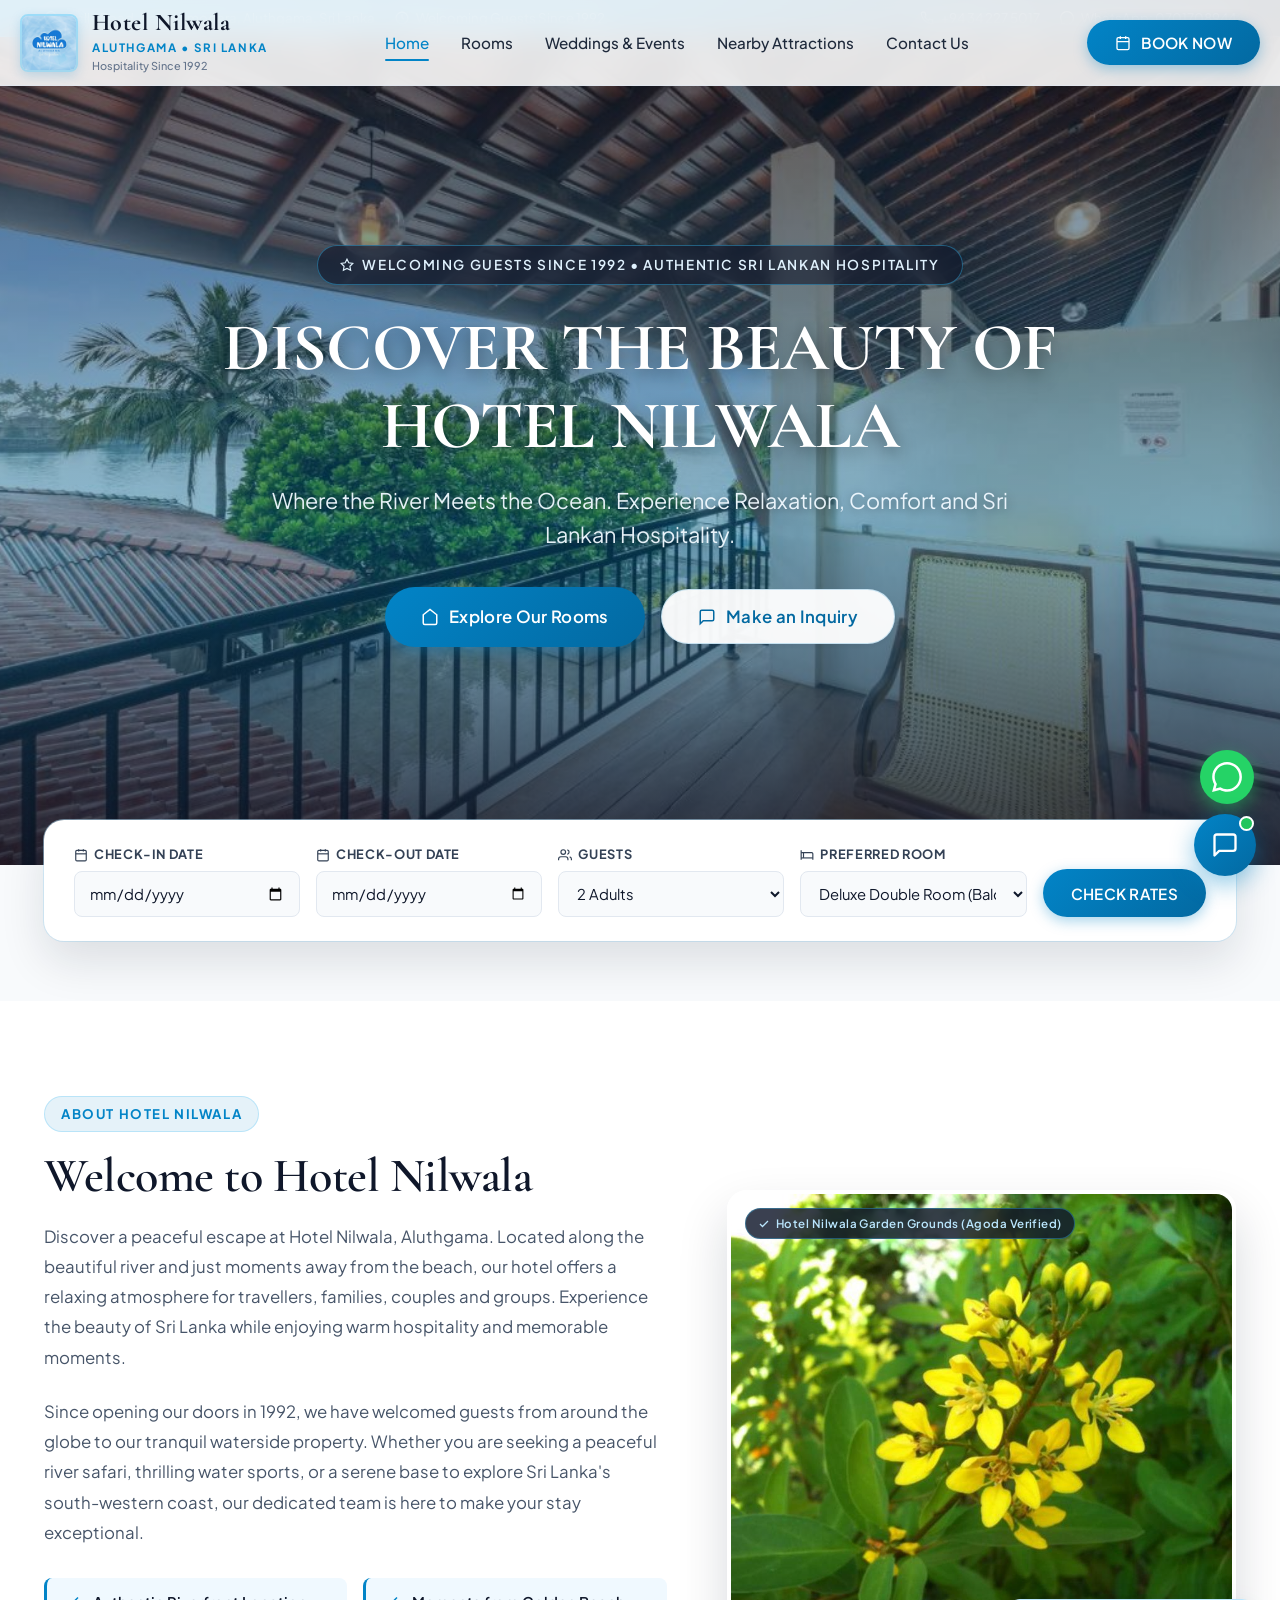
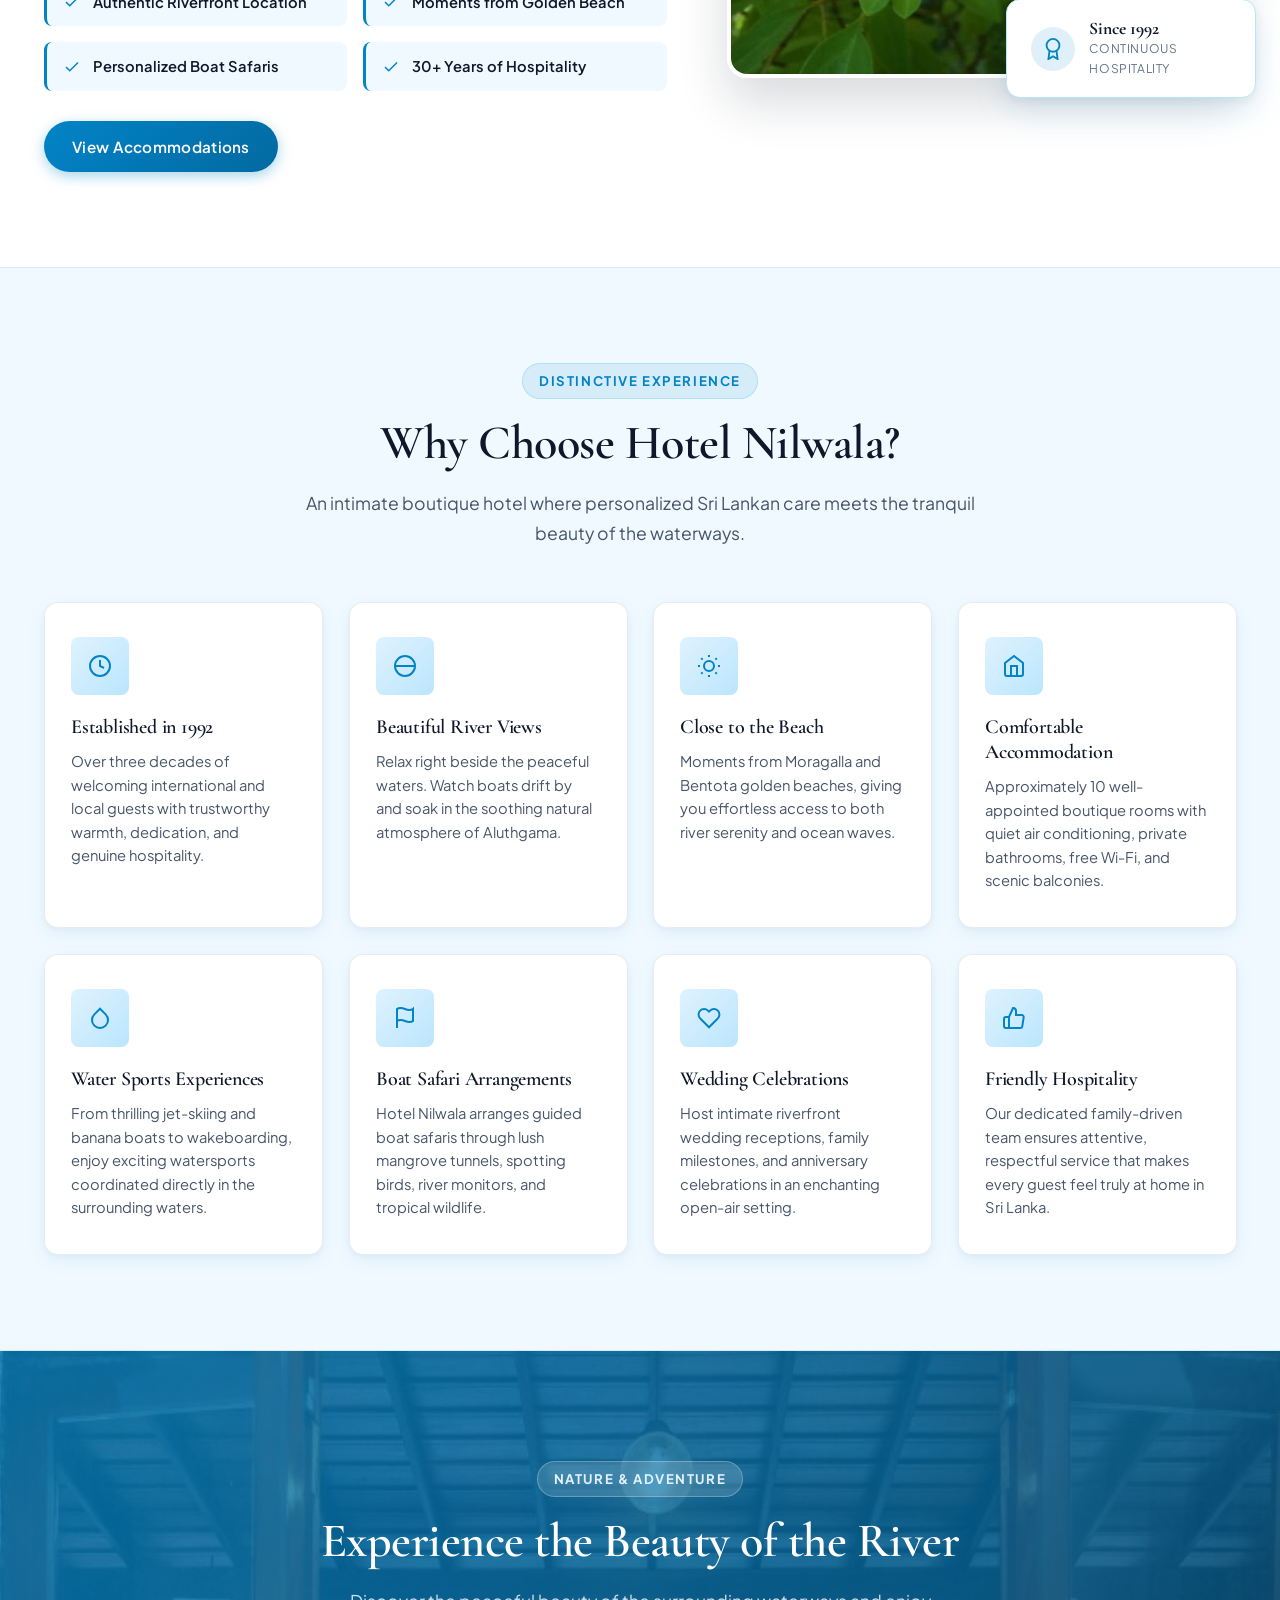
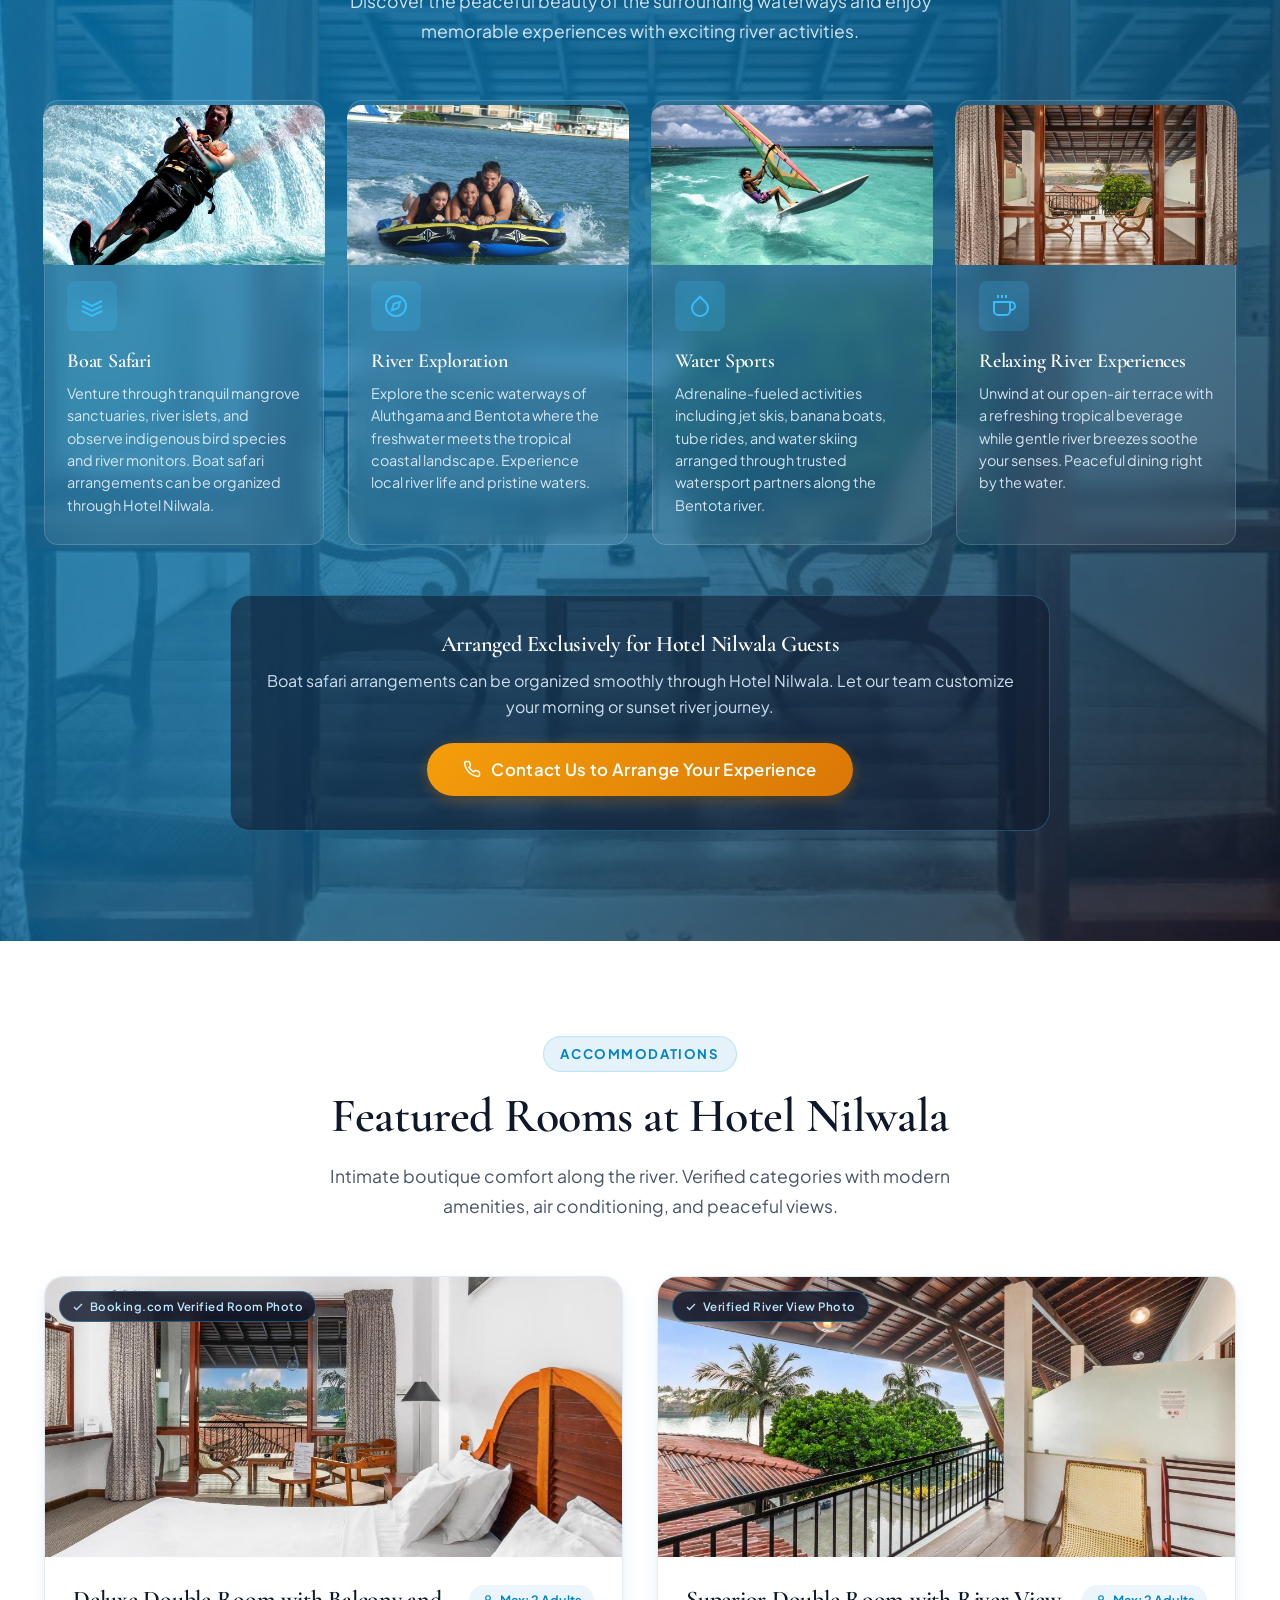
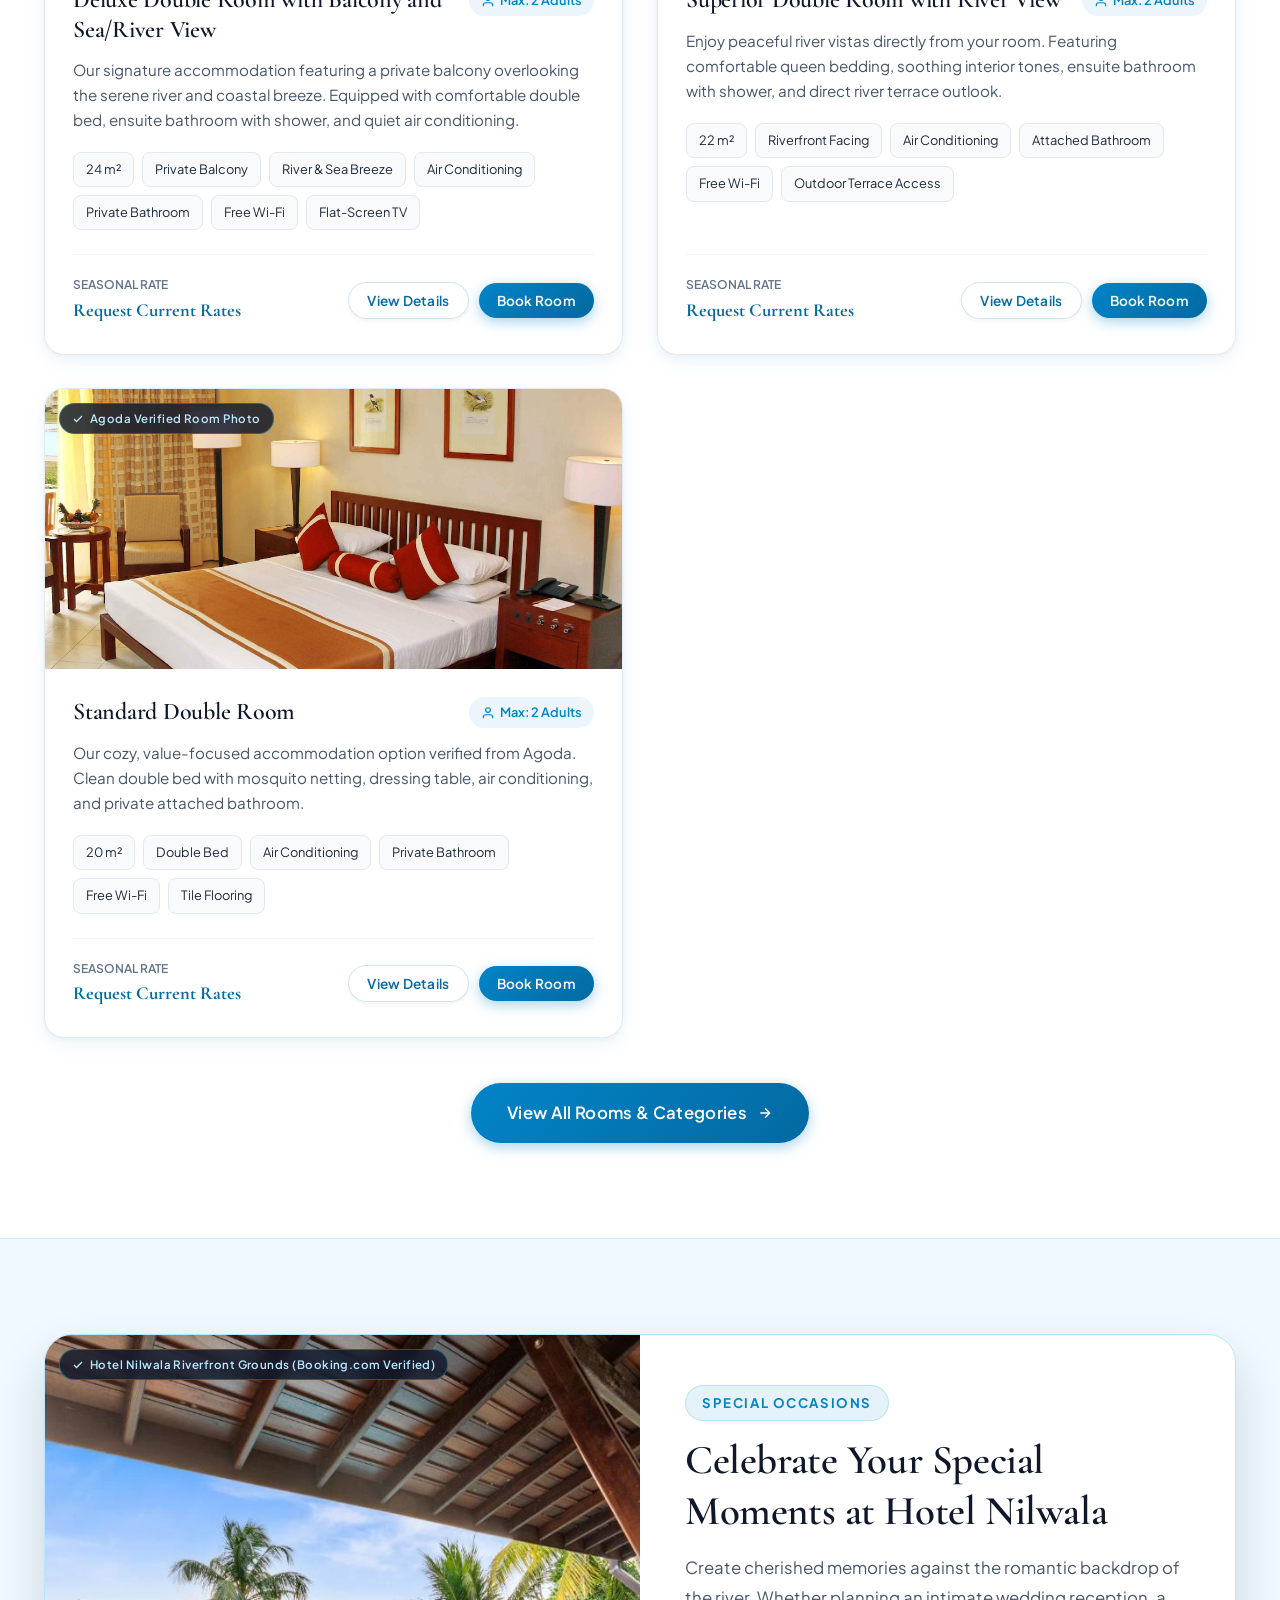
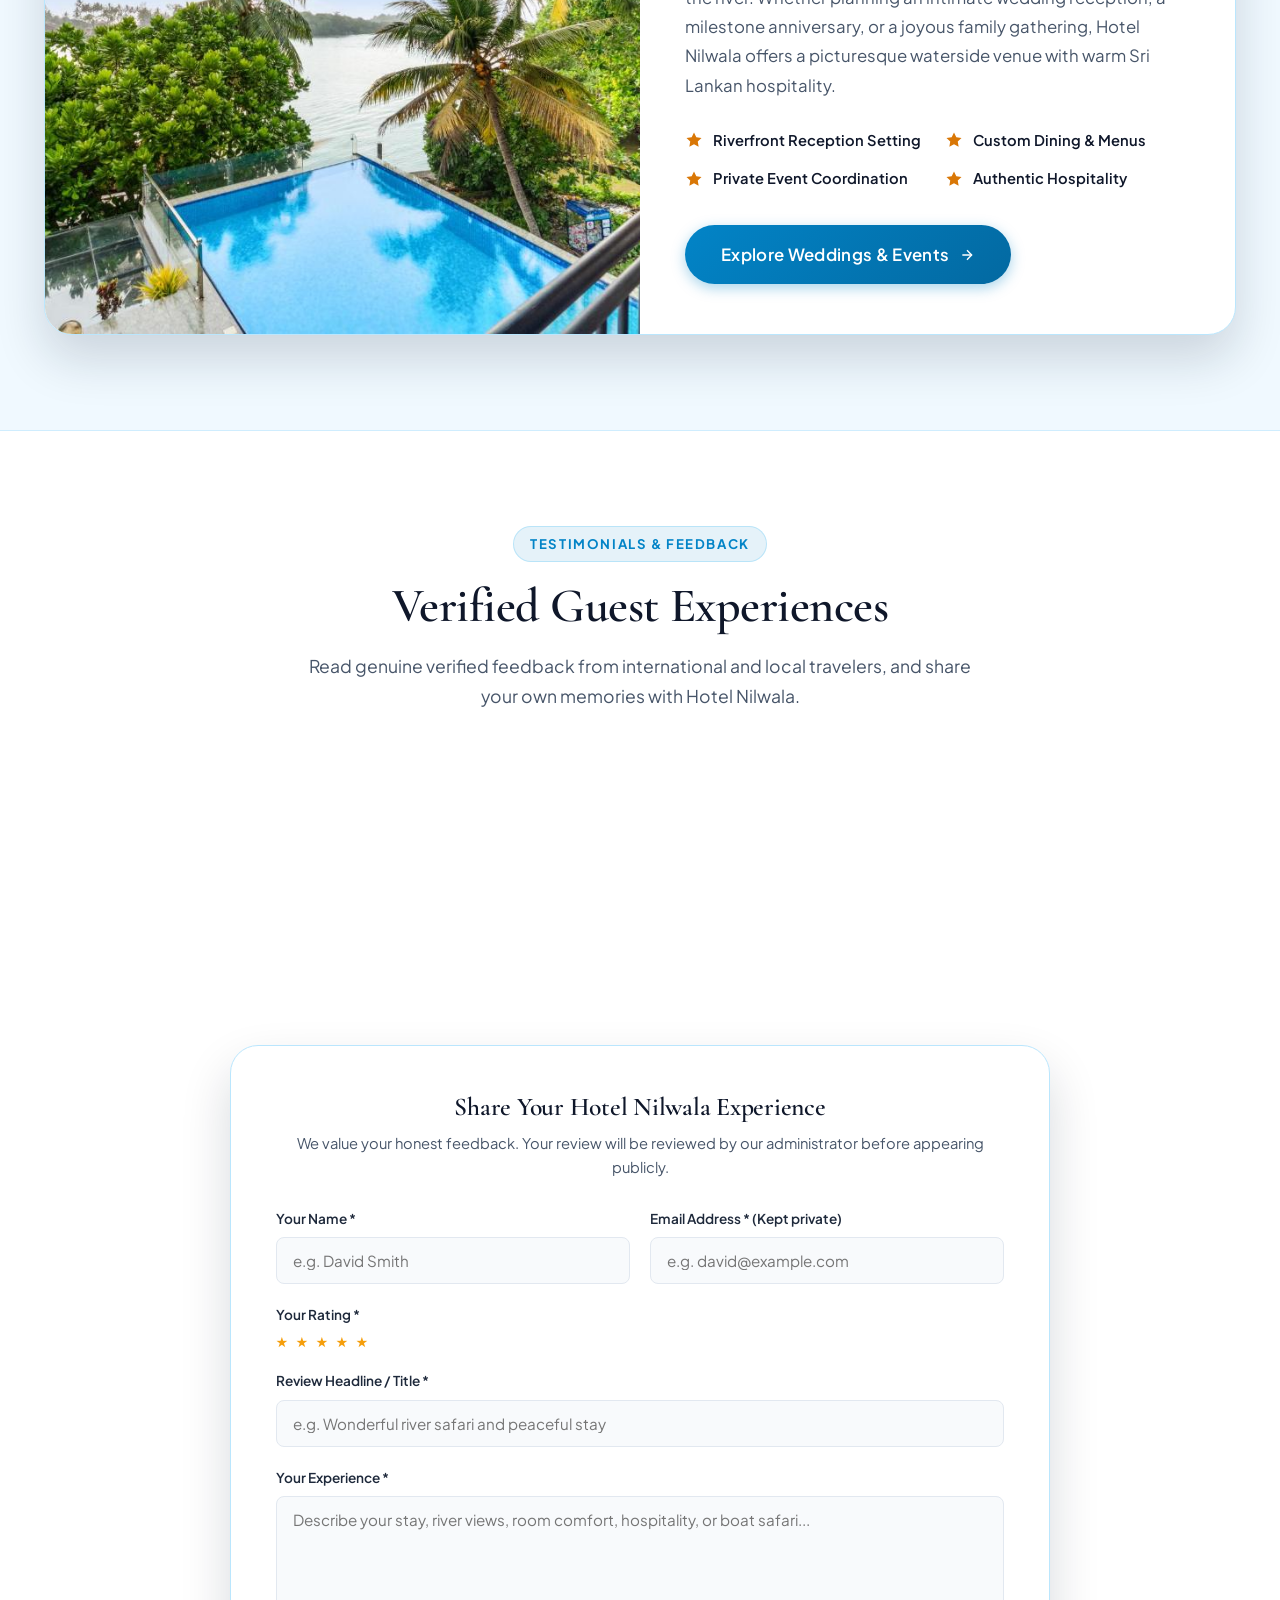
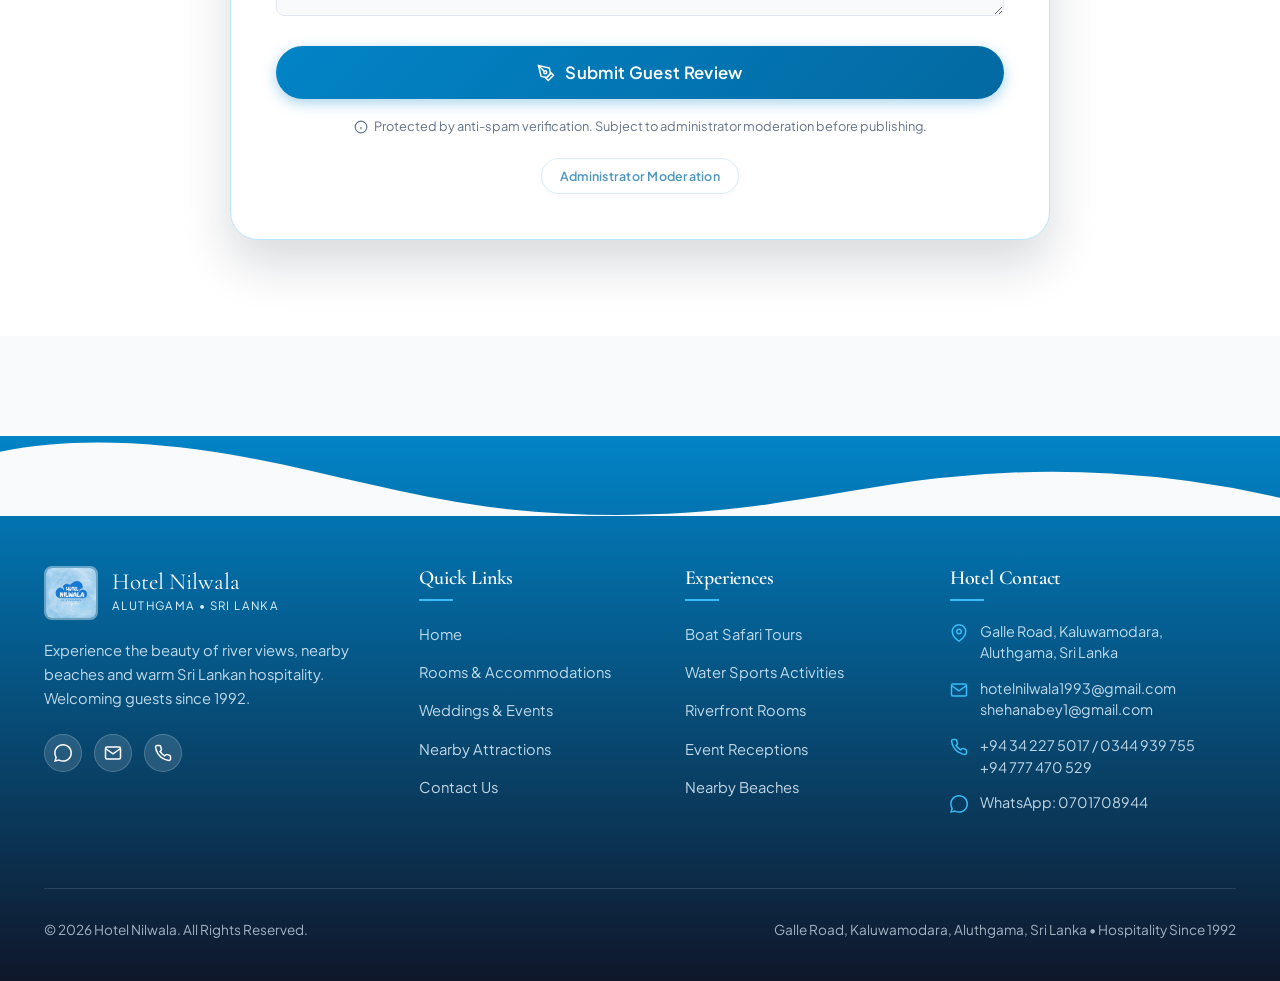
<file: index.html>
<!DOCTYPE html>
<html lang="en">
<head>
  <meta charset="UTF-8">
  <meta name="viewport" content="width=device-width, initial-scale=1.0">
  <title>Hotel Nilwala – Official Luxury Boutique Hotel | Aluthgama, Sri Lanka</title>
  <meta name="description" content="Discover Hotel Nilwala, Aluthgama, Sri Lanka. Authentic riverfront boutique hotel welcoming guests since 1992. Peaceful tropical setting, boat safaris, water sports, and Sri Lankan hospitality.">
  <meta name="keywords" content="Hotel Nilwala, Aluthgama hotel, Bentota river hotel, Kaluwamodara hotel, Sri Lanka river safari, boutique hotel Aluthgama">

  <!-- Open Graph -->
  <meta property="og:title" content="Hotel Nilwala – Official Luxury Hotel | Aluthgama, Sri Lanka">
  <meta property="og:description" content="Where the River Meets the Ocean. Welcoming guests since 1992 with authentic Sri Lankan hospitality.">
  <meta property="og:image" content="assets/images/nilwala_property_views_view_1156415679.jpg">
  <meta property="og:type" content="website">

  <!-- Favicon -->
  <link rel="icon" type="image/jpeg" href="assets/logo/hotel-nilwala-logo.jpg">

  <!-- Stylesheets -->
  <link rel="stylesheet" href="css/style.css">
  <link rel="stylesheet" href="css/animations.css">
  <link rel="stylesheet" href="css/responsive.css">
</head>
<body>

  <!-- Top Announcement / Contact Bar -->
  <div class="top-bar">
    <div class="container top-bar-inner">
      <div class="top-bar-left">
        <span class="top-bar-item">
          <svg width="14" height="14" viewBox="0 0 24 24" fill="none" stroke="currentColor" stroke-width="2"><path d="M21 10c0 7-9 13-9 13s-9-6-9-13a9 9 0 0 1 18 0z"></path><circle cx="12" cy="10" r="3"></circle></svg>
          Galle Road, Kaluwamodara, Aluthgama, Sri Lanka
        </span>
        <span class="top-bar-item">
          <svg width="14" height="14" viewBox="0 0 24 24" fill="none" stroke="currentColor" stroke-width="2"><circle cx="12" cy="12" r="10"></circle><polyline points="12 6 12 12 16 14"></polyline></svg>
          Welcoming Guests Since 1992
        </span>
      </div>
      <div class="top-bar-right">
        <a href="tel:+94342275017" class="top-bar-item">
          <svg width="14" height="14" viewBox="0 0 24 24" fill="none" stroke="currentColor" stroke-width="2"><path d="M22 16.92v3a2 2 0 0 1-2.18 2 19.79 19.79 0 0 1-8.63-3.07 19.5 19.5 0 0 1-6-6 19.79 19.79 0 0 1-3.07-8.67A2 2 0 0 1 4.11 2h3a2 2 0 0 1 2 1.72 12.84 12.84 0 0 0 .7 2.81 2 2 0 0 1-.45 2.11L8.09 9.91a16 16 0 0 0 6 6l1.27-1.27a2 2 0 0 1 2.11-.45 12.84 12.84 0 0 0 2.81.7A2 2 0 0 1 22 16.92z"></path></svg>
          +94 34 227 5017
        </a>
        <a href="https://wa.me/94701708944" target="_blank" class="top-bar-item">
          <svg width="14" height="14" viewBox="0 0 24 24" fill="currentColor"><path d="M.057 24l1.687-6.163c-1.041-1.804-1.588-3.849-1.587-5.946.003-6.556 5.338-11.891 11.893-11.891 3.181.001 6.167 1.24 8.413 3.488 2.245 2.248 3.481 5.236 3.48 8.414-.003 6.557-5.338 11.892-11.893 11.892-1.99-.001-3.951-.5-5.688-1.448l-6.305 1.654zm6.597-3.807c1.676.995 3.276 1.591 5.392 1.592 5.448 0 9.886-4.434 9.889-9.885.002-5.462-4.415-9.89-9.881-9.892-5.452 0-9.887 4.434-9.889 9.884-.001 2.225.651 3.891 1.746 5.634l-.999 3.648 3.742-.981z"/></svg>
          WhatsApp: 0701708944
        </a>
      </div>
    </div>
  </div>

  <!-- Sticky Header Navigation -->
  <header class="site-header">
    <div class="container header-nav">
      <!-- Original Official Hotel Nilwala Logo (Left) -->
      <a href="index.html" class="brand-logo" aria-label="Hotel Nilwala Home">
        <img src="assets/logo/hotel-nilwala-logo.jpg" alt="Hotel Nilwala Official Logo" class="brand-logo-img">
        <div class="brand-title-wrap">
          <span class="brand-name">Hotel Nilwala</span>
          <span class="brand-tagline">Aluthgama • Sri Lanka</span>
          <span class="brand-since">Hospitality Since 1992</span>
        </div>
      </a>

      <!-- Navigation Links (Right) -->
      <nav class="nav-menu" aria-label="Primary Navigation">
        <a href="index.html" class="nav-link active">Home</a>
        <a href="rooms.html" class="nav-link">Rooms</a>
        <a href="weddings.html" class="nav-link">Weddings & Events</a>
        <a href="attractions.html" class="nav-link">Nearby Attractions</a>
        <a href="contact.html" class="nav-link">Contact Us</a>
      </nav>

      <!-- Action Buttons -->
      <div class="nav-actions">
        <button type="button" class="btn btn-primary" data-open-modal="bookingModal">
          <svg width="16" height="16" viewBox="0 0 24 24" fill="none" stroke="currentColor" stroke-width="2"><rect x="3" y="4" width="18" height="18" rx="2" ry="2"></rect><line x1="16" y1="2" x2="16" y2="6"></line><line x1="8" y1="2" x2="8" y2="6"></line><line x1="3" y1="10" x2="21" y2="10"></line></svg>
          <span>BOOK NOW</span>
        </button>

        <!-- Mobile Menu Toggle Button -->
        <button class="menu-toggle" aria-label="Toggle navigation menu" aria-expanded="false">
          <span></span>
          <span></span>
          <span></span>
        </button>
      </div>
    </div>
  </header>

  <!-- Hero Section -->
  <section class="hero">
    <!-- Authentic Hotel Nilwala Riverfront Property Photograph (Booking.com Verified) -->
    <div class="hero-bg-media">
      <img src="assets/images/nilwala_property_views_view_1156415679.jpg" alt="Hotel Nilwala Authentic Riverfront Property in Aluthgama Sri Lanka">
    </div>
    <div class="hero-overlay"></div>

    <div class="container hero-content">
      <div class="hero-badge animate-fade-down">
        <svg width="14" height="14" viewBox="0 0 24 24" fill="none" stroke="currentColor" stroke-width="2"><path d="M12 2l3.09 6.26L22 9.27l-5 4.87 1.18 6.88L12 17.77l-6.18 3.25L7 14.14 2 9.27l6.91-1.01L12 2z"></path></svg>
        <span>Welcoming Guests Since 1992 • Authentic Sri Lankan Hospitality</span>
      </div>

      <h1 class="hero-title animate-fade-up">DISCOVER THE BEAUTY OF HOTEL NILWALA</h1>

      <p class="hero-subtitle animate-fade-up">
        Where the River Meets the Ocean. Experience Relaxation, Comfort and Sri Lankan Hospitality.
      </p>

      <div class="hero-buttons animate-fade-up">
        <a href="rooms.html" class="btn btn-primary btn-lg">
          <svg width="18" height="18" viewBox="0 0 24 24" fill="none" stroke="currentColor" stroke-width="2"><path d="M3 9l9-7 9 7v11a2 2 0 0 1-2 2H5a2 2 0 0 1-2-2z"></path></svg>
          Explore Our Rooms
        </a>
        <button type="button" class="btn btn-secondary btn-lg" data-open-modal="bookingModal">
          <svg width="18" height="18" viewBox="0 0 24 24" fill="none" stroke="currentColor" stroke-width="2"><path d="M21 15a2 2 0 0 1-2 2H7l-4 4V5a2 2 0 0 1 2-2h14a2 2 0 0 1 2 2z"></path></svg>
          Make an Inquiry
        </button>
      </div>
    </div>
  </section>

  <!-- Quick Booking Inquiry Floating Panel -->
  <div class="container booking-panel-wrap">
    <div class="booking-panel reveal">
      <form id="quickBookingForm">
        <div class="booking-panel-grid">
          <div class="booking-panel-field">
            <label for="quickCheckin">
              <svg width="14" height="14" viewBox="0 0 24 24" fill="none" stroke="currentColor" stroke-width="2"><rect x="3" y="4" width="18" height="18" rx="2" ry="2"></rect><line x1="16" y1="2" x2="16" y2="6"></line><line x1="8" y1="2" x2="8" y2="6"></line><line x1="3" y1="10" x2="21" y2="10"></line></svg>
              Check-In Date
            </label>
            <input type="date" id="quickCheckin" name="checkin" required>
          </div>

          <div class="booking-panel-field">
            <label for="quickCheckout">
              <svg width="14" height="14" viewBox="0 0 24 24" fill="none" stroke="currentColor" stroke-width="2"><rect x="3" y="4" width="18" height="18" rx="2" ry="2"></rect><line x1="16" y1="2" x2="16" y2="6"></line><line x1="8" y1="2" x2="8" y2="6"></line><line x1="3" y1="10" x2="21" y2="10"></line></svg>
              Check-Out Date
            </label>
            <input type="date" id="quickCheckout" name="checkout" required>
          </div>

          <div class="booking-panel-field">
            <label for="quickGuests">
              <svg width="14" height="14" viewBox="0 0 24 24" fill="none" stroke="currentColor" stroke-width="2"><path d="M17 21v-2a4 4 0 0 0-4-4H5a4 4 0 0 0-4 4v2"></path><circle cx="9" cy="7" r="4"></circle><path d="M23 21v-2a4 4 0 0 0-3-3.87"></path><path d="M16 3.13a4 4 0 0 1 0 7.75"></path></svg>
              Guests
            </label>
            <select id="quickGuests" name="guests">
              <option value="1 Adult">1 Adult</option>
              <option value="2 Adults" selected>2 Adults</option>
              <option value="2 Adults, 1 Child">2 Adults, 1 Child</option>
              <option value="3 Adults">3 Adults (Triple Room)</option>
              <option value="4+ Family">Family Group</option>
            </select>
          </div>

          <div class="booking-panel-field">
            <label for="quickRoom">
              <svg width="14" height="14" viewBox="0 0 24 24" fill="none" stroke="currentColor" stroke-width="2"><path d="M2 4v16"></path><path d="M2 8h18a2 2 0 0 1 2 2v10"></path><path d="M2 17h20"></path><path d="M6 8v9"></path></svg>
              Preferred Room
            </label>
            <select id="quickRoom" name="room">
              <option value="Deluxe Double Room with Balcony and Sea/River View">Deluxe Double Room (Balcony & River View)</option>
              <option value="Superior Double Room with River View">Superior Double Room (River View)</option>
              <option value="Standard Double Room">Standard Double Room</option>
              <option value="Family / Triple Room">Family / Triple Room</option>
            </select>
          </div>

          <div class="booking-panel-field">
            <button type="submit" class="btn btn-primary" style="width: 100%; height: 48px;">
              <span>CHECK RATES</span>
            </button>
          </div>
        </div>
      </form>
    </div>
  </div>

  <!-- Welcome Section -->
  <section class="section section-white">
    <div class="container">
      <div class="welcome-grid">
        <div class="welcome-content reveal-left">
          <span class="section-tag">About Hotel Nilwala</span>
          <h2 class="section-title">Welcome to Hotel Nilwala</h2>
          <p class="welcome-text">
            Discover a peaceful escape at Hotel Nilwala, Aluthgama. Located along the beautiful river and just moments away from the beach, our hotel offers a relaxing atmosphere for travellers, families, couples and groups. Experience the beauty of Sri Lanka while enjoying warm hospitality and memorable moments.
          </p>
          <p class="welcome-text">
            Since opening our doors in 1992, we have welcomed guests from around the globe to our tranquil waterside property. Whether you are seeking a peaceful river safari, thrilling water sports, or a serene base to explore Sri Lanka's south-western coast, our dedicated team is here to make your stay exceptional.
          </p>

          <div class="welcome-highlights">
            <div class="welcome-highlight-item">
              <svg width="18" height="18" viewBox="0 0 24 24" fill="none" stroke="currentColor" stroke-width="2"><polyline points="20 6 9 17 4 12"></polyline></svg>
              <span>Authentic Riverfront Location</span>
            </div>
            <div class="welcome-highlight-item">
              <svg width="18" height="18" viewBox="0 0 24 24" fill="none" stroke="currentColor" stroke-width="2"><polyline points="20 6 9 17 4 12"></polyline></svg>
              <span>Moments from Golden Beach</span>
            </div>
            <div class="welcome-highlight-item">
              <svg width="18" height="18" viewBox="0 0 24 24" fill="none" stroke="currentColor" stroke-width="2"><polyline points="20 6 9 17 4 12"></polyline></svg>
              <span>Personalized Boat Safaris</span>
            </div>
            <div class="welcome-highlight-item">
              <svg width="18" height="18" viewBox="0 0 24 24" fill="none" stroke="currentColor" stroke-width="2"><polyline points="20 6 9 17 4 12"></polyline></svg>
              <span>30+ Years of Hospitality</span>
            </div>
          </div>

          <div style="margin-top: 28px;">
            <a href="rooms.html" class="btn btn-primary">
              <span>View Accommodations</span>
            </a>
          </div>
        </div>

        <!-- Authentic Property Media Card (Agoda Verified Tropical Garden) -->
        <div class="welcome-media reveal-right">
          <div class="welcome-img-card">
            <span class="photo-auth-badge">
              <svg width="12" height="12" viewBox="0 0 24 24" fill="none" stroke="currentColor" stroke-width="2.5"><polyline points="20 6 9 17 4 12"></polyline></svg>
              Hotel Nilwala Garden Grounds (Agoda Verified)
            </span>
            <img src="assets/images/nilwala_facilities_garden_17050466.jpg" alt="Hotel Nilwala Lush Tropical Gardens in Aluthgama">
          </div>
          <div class="welcome-badge-floating">
            <div class="badge-icon">
              <svg width="22" height="22" viewBox="0 0 24 24" fill="none" stroke="currentColor" stroke-width="2"><circle cx="12" cy="8" r="7"></circle><polyline points="8.21 13.89 7 23 12 20 17 23 15.79 13.88"></polyline></svg>
            </div>
            <div>
              <div class="badge-text-title">Since 1992</div>
              <div class="badge-text-sub">Continuous Hospitality</div>
            </div>
          </div>
        </div>
      </div>
    </div>
  </section>

  <!-- Why Choose Hotel Nilwala? (8 Attractive Feature Cards) -->
  <section class="section section-light-blue">
    <div class="container">
      <div class="section-header reveal">
        <span class="section-tag">Distinctive Experience</span>
        <h2 class="section-title">Why Choose Hotel Nilwala?</h2>
        <p class="section-subtitle">
          An intimate boutique hotel where personalized Sri Lankan care meets the tranquil beauty of the waterways.
        </p>
      </div>

      <div class="features-grid">
        <!-- Feature 1: Established in 1992 -->
        <div class="feature-card reveal">
          <div class="feature-icon-wrap">
            <svg width="24" height="24" viewBox="0 0 24 24" fill="none" stroke="currentColor" stroke-width="2"><circle cx="12" cy="12" r="10"></circle><polyline points="12 6 12 12 16 14"></polyline></svg>
          </div>
          <h3 class="feature-title">Established in 1992</h3>
          <p class="feature-desc">Over three decades of welcoming international and local guests with trustworthy warmth, dedication, and genuine hospitality.</p>
        </div>

        <!-- Feature 2: Beautiful River Views -->
        <div class="feature-card reveal">
          <div class="feature-icon-wrap">
            <svg width="24" height="24" viewBox="0 0 24 24" fill="none" stroke="currentColor" stroke-width="2"><path d="M2 12h20M2 12a10 10 0 0 1 10-10 10 10 0 0 1 10 10M2 12a10 10 0 0 0 10 10 10 10 0 0 0 10-10"></path></svg>
          </div>
          <h3 class="feature-title">Beautiful River Views</h3>
          <p class="feature-desc">Relax right beside the peaceful waters. Watch boats drift by and soak in the soothing natural atmosphere of Aluthgama.</p>
        </div>

        <!-- Feature 3: Close to the Beach -->
        <div class="feature-card reveal">
          <div class="feature-icon-wrap">
            <svg width="24" height="24" viewBox="0 0 24 24" fill="none" stroke="currentColor" stroke-width="2"><circle cx="12" cy="12" r="5"></circle><line x1="12" y1="1" x2="12" y2="3"></line><line x1="12" y1="21" x2="12" y2="23"></line><line x1="4.22" y1="4.22" x2="5.64" y2="5.64"></line><line x1="18.36" y1="18.36" x2="19.78" y2="19.78"></line><line x1="1" y1="12" x2="3" y2="12"></line><line x1="21" y1="12" x2="23" y2="12"></line><line x1="4.22" y1="19.78" x2="5.64" y2="18.36"></line><line x1="18.36" y1="5.64" x2="19.78" y2="4.22"></line></svg>
          </div>
          <h3 class="feature-title">Close to the Beach</h3>
          <p class="feature-desc">Moments from Moragalla and Bentota golden beaches, giving you effortless access to both river serenity and ocean waves.</p>
        </div>

        <!-- Feature 4: Comfortable Accommodation -->
        <div class="feature-card reveal">
          <div class="feature-icon-wrap">
            <svg width="24" height="24" viewBox="0 0 24 24" fill="none" stroke="currentColor" stroke-width="2"><path d="M3 9l9-7 9 7v11a2 2 0 0 1-2 2H5a2 2 0 0 1-2-2z"></path><polyline points="9 22 9 12 15 12 15 22"></polyline></svg>
          </div>
          <h3 class="feature-title">Comfortable Accommodation</h3>
          <p class="feature-desc">Approximately 10 well-appointed boutique rooms with quiet air conditioning, private bathrooms, free Wi-Fi, and scenic balconies.</p>
        </div>

        <!-- Feature 5: Water Sports Experiences -->
        <div class="feature-card reveal">
          <div class="feature-icon-wrap">
            <svg width="24" height="24" viewBox="0 0 24 24" fill="none" stroke="currentColor" stroke-width="2"><path d="M12 2.69l5.66 5.66a8 8 0 1 1-11.31 0z"></path></svg>
          </div>
          <h3 class="feature-title">Water Sports Experiences</h3>
          <p class="feature-desc">From thrilling jet-skiing and banana boats to wakeboarding, enjoy exciting watersports coordinated directly in the surrounding waters.</p>
        </div>

        <!-- Feature 6: Boat Safari Arrangements -->
        <div class="feature-card reveal">
          <div class="feature-icon-wrap">
            <svg width="24" height="24" viewBox="0 0 24 24" fill="none" stroke="currentColor" stroke-width="2"><path d="M4 15s1-1 4-1 5 2 8 2 4-1 4-1V3s-1 1-4 1-5-2-8-2-4 1-4 1z"></path><line x1="4" y1="22" x2="4" y2="15"></line></svg>
          </div>
          <h3 class="feature-title">Boat Safari Arrangements</h3>
          <p class="feature-desc">Hotel Nilwala arranges guided boat safaris through lush mangrove tunnels, spotting birds, river monitors, and tropical wildlife.</p>
        </div>

        <!-- Feature 7: Wedding Celebrations -->
        <div class="feature-card reveal">
          <div class="feature-icon-wrap">
            <svg width="24" height="24" viewBox="0 0 24 24" fill="none" stroke="currentColor" stroke-width="2"><path d="M20.84 4.61a5.5 5.5 0 0 0-7.78 0L12 5.67l-1.06-1.06a5.5 5.5 0 0 0-7.78 7.78l1.06 1.06L12 21.23l7.78-7.78 1.06-1.06a5.5 5.5 0 0 0 0-7.78z"></path></svg>
          </div>
          <h3 class="feature-title">Wedding Celebrations</h3>
          <p class="feature-desc">Host intimate riverfront wedding receptions, family milestones, and anniversary celebrations in an enchanting open-air setting.</p>
        </div>

        <!-- Feature 8: Friendly Hospitality -->
        <div class="feature-card reveal">
          <div class="feature-icon-wrap">
            <svg width="24" height="24" viewBox="0 0 24 24" fill="none" stroke="currentColor" stroke-width="2"><path d="M14 9V5a3 3 0 0 0-3-3l-4 9v11h11.28a2 2 0 0 0 2-1.7l1.38-9a2 2 0 0 0-2-2.3zM7 22H4a2 2 0 0 1-2-2v-7a2 2 0 0 1 2-2h3"></path></svg>
          </div>
          <h3 class="feature-title">Friendly Hospitality</h3>
          <p class="feature-desc">Our dedicated family-driven team ensures attentive, respectful service that makes every guest feel truly at home in Sri Lanka.</p>
        </div>
      </div>
    </div>
  </section>

  <!-- River Experiences Section -->
  <section class="river-section">
    <!-- Authentic River Terrace Photograph (Booking.com 628241332) -->
    <img src="assets/images/nilwala_facilities_balcony_terrace_1156415684.jpg" alt="Hotel Nilwala River Terrace in Aluthgama" class="river-bg-img">

    <div class="container river-content-wrap">
      <div class="section-header reveal">
        <span class="section-tag light">Nature & Adventure</span>
        <h2 class="section-title light">Experience the Beauty of the River</h2>
        <p class="section-subtitle light">
          Discover the peaceful beauty of the surrounding waterways and enjoy memorable experiences with exciting river activities.
        </p>
      </div>

      <div class="river-grid">
        <!-- 1. Boat Safari -->
        <div class="river-card reveal">
          <div class="river-card-img" style="margin: -24px -24px 16px; height: 160px; overflow: hidden; border-radius: 14px 14px 0 0;">
            <img src="assets/images/nilwala_facilities_sports_and_activities_17964754.jpg" alt="Boat Safari at Hotel Nilwala" style="width: 100%; height: 100%; object-fit: cover;">
          </div>
          <div class="river-card-icon">
            <svg width="24" height="24" viewBox="0 0 24 24" fill="none" stroke="currentColor" stroke-width="2"><path d="M2 17l10 5 10-5M2 12l10 5 10-5M2 7l10 5 10-5"></path></svg>
          </div>
          <h3 class="river-card-title">Boat Safari</h3>
          <p class="river-card-desc">
            Venture through tranquil mangrove sanctuaries, river islets, and observe indigenous bird species and river monitors. Boat safari arrangements can be organized through Hotel Nilwala.
          </p>
        </div>

        <!-- 2. River Exploration -->
        <div class="river-card reveal">
          <div class="river-card-img" style="margin: -24px -24px 16px; height: 160px; overflow: hidden; border-radius: 14px 14px 0 0;">
            <img src="assets/images/nilwala_facilities_sports_and_activities_17964753.jpg" alt="River Exploration Boat at Hotel Nilwala" style="width: 100%; height: 100%; object-fit: cover;">
          </div>
          <div class="river-card-icon">
            <svg width="24" height="24" viewBox="0 0 24 24" fill="none" stroke="currentColor" stroke-width="2"><circle cx="12" cy="12" r="10"></circle><polygon points="16.24 7.76 14.12 14.12 7.76 16.24 9.88 9.88 16.24 7.76"></polygon></svg>
          </div>
          <h3 class="river-card-title">River Exploration</h3>
          <p class="river-card-desc">
            Explore the scenic waterways of Aluthgama and Bentota where the freshwater meets the tropical coastal landscape. Experience local river life and pristine waters.
          </p>
        </div>

        <!-- 3. Water Sports -->
        <div class="river-card reveal">
          <div class="river-card-img" style="margin: -24px -24px 16px; height: 160px; overflow: hidden; border-radius: 14px 14px 0 0;">
            <img src="assets/images/nilwala_facilities_sports_and_activities_17964777.jpg" alt="Water Sports at Hotel Nilwala" style="width: 100%; height: 100%; object-fit: cover;">
          </div>
          <div class="river-card-icon">
            <svg width="24" height="24" viewBox="0 0 24 24" fill="none" stroke="currentColor" stroke-width="2"><path d="M12 2.69l5.66 5.66a8 8 0 1 1-11.31 0z"></path></svg>
          </div>
          <h3 class="river-card-title">Water Sports</h3>
          <p class="river-card-desc">
            Adrenaline-fueled activities including jet skis, banana boats, tube rides, and water skiing arranged through trusted watersport partners along the Bentota river.
          </p>
        </div>

        <!-- 4. Relaxing River Experiences -->
        <div class="river-card reveal">
          <div class="river-card-img" style="margin: -24px -24px 16px; height: 160px; overflow: hidden; border-radius: 14px 14px 0 0;">
            <img src="assets/images/nilwala_facilities_balcony_terrace_1156415684.jpg" alt="Relaxing River Terrace at Hotel Nilwala" style="width: 100%; height: 100%; object-fit: cover;">
          </div>
          <div class="river-card-icon">
            <svg width="24" height="24" viewBox="0 0 24 24" fill="none" stroke="currentColor" stroke-width="2"><path d="M18 8h1a4 4 0 0 1 0 8h-1"></path><path d="M2 8h16v9a4 4 0 0 1-4 4H6a4 4 0 0 1-4-4V8z"></path><line x1="6" y1="1" x2="6" y2="4"></line><line x1="10" y1="1" x2="10" y2="4"></line><line x1="14" y1="1" x2="14" y2="4"></line></svg>
          </div>
          <h3 class="river-card-title">Relaxing River Experiences</h3>
          <p class="river-card-desc">
            Unwind at our open-air terrace with a refreshing tropical beverage while gentle river breezes soothe your senses. Peaceful dining right by the water.
          </p>
        </div>
      </div>

      <!-- Action Box -->
      <div class="river-action-box reveal">
        <h3 class="river-action-title">Arranged Exclusively for Hotel Nilwala Guests</h3>
        <p class="river-action-text">
          Boat safari arrangements can be organized smoothly through Hotel Nilwala. Let our team customize your morning or sunset river journey.
        </p>
        <button type="button" class="btn btn-gold btn-lg" data-open-modal="bookingModal" data-room-type="Boat Safari Inquiry">
          <svg width="18" height="18" viewBox="0 0 24 24" fill="none" stroke="currentColor" stroke-width="2"><path d="M22 16.92v3a2 2 0 0 1-2.18 2 19.79 19.79 0 0 1-8.63-3.07 19.5 19.5 0 0 1-6-6 19.79 19.79 0 0 1-3.07-8.67A2 2 0 0 1 4.11 2h3a2 2 0 0 1 2 1.72 12.84 12.84 0 0 0 .7 2.81 2 2 0 0 1-.45 2.11L8.09 9.91a16 16 0 0 0 6 6l1.27-1.27a2 2 0 0 1 2.11-.45 12.84 12.84 0 0 0 2.81.7A2 2 0 0 1 22 16.92z"></path></svg>
          <span>Contact Us to Arrange Your Experience</span>
        </button>
      </div>
    </div>
  </section>

  <!-- Featured Rooms Section -->
  <section class="section section-white">
    <div class="container">
      <div class="section-header reveal">
        <span class="section-tag">Accommodations</span>
        <h2 class="section-title">Featured Rooms at Hotel Nilwala</h2>
        <p class="section-subtitle">
          Intimate boutique comfort along the river. Verified categories with modern amenities, air conditioning, and peaceful views.
        </p>
      </div>

      <div class="rooms-grid">
        <!-- Room 1: Deluxe Double Room with Balcony and Sea/River View (Booking.com 632865232) -->
        <div class="room-card reveal">
          <div class="room-media">
            <span class="photo-auth-badge">
              <svg width="12" height="12" viewBox="0 0 24 24" fill="none" stroke="currentColor" stroke-width="2.5"><polyline points="20 6 9 17 4 12"></polyline></svg>
              Booking.com Verified Room Photo
            </span>
            <img src="assets/images/nilwala_deluxe_double_632865232.jpg" alt="Deluxe Double Room Bed and Interior Hotel Nilwala">
          </div>
          <div class="room-body">
            <div class="room-header">
              <h3 class="room-name">Deluxe Double Room with Balcony and Sea/River View</h3>
              <span class="room-capacity-badge">
                <svg width="14" height="14" viewBox="0 0 24 24" fill="none" stroke="currentColor" stroke-width="2"><path d="M20 21v-2a4 4 0 0 0-4-4H8a4 4 0 0 0-4 4v2"></path><circle cx="12" cy="7" r="4"></circle></svg>
                Max: 2 Adults
              </span>
            </div>
            <p class="room-description">
              Our signature accommodation featuring a private balcony overlooking the serene river and coastal breeze. Equipped with comfortable double bed, ensuite bathroom with shower, and quiet air conditioning.
            </p>
            <div class="room-amenities-list">
              <span class="room-amenity-tag">24 m²</span>
              <span class="room-amenity-tag">Private Balcony</span>
              <span class="room-amenity-tag">River & Sea Breeze</span>
              <span class="room-amenity-tag">Air Conditioning</span>
              <span class="room-amenity-tag">Private Bathroom</span>
              <span class="room-amenity-tag">Free Wi-Fi</span>
              <span class="room-amenity-tag">Flat-Screen TV</span>
            </div>
            <div class="room-footer">
              <div class="room-rate-info">
                <span class="room-rate-label">Seasonal Rate</span>
                <span class="room-rate-value">Request Current Rates</span>
              </div>
              <div class="room-actions">
                <button type="button" class="btn btn-secondary btn-sm" data-open-room-details="deluxe-double">View Details</button>
                <button type="button" class="btn btn-primary btn-sm" data-open-modal="bookingModal" data-room-type="Deluxe Double Room with Balcony and Sea/River View">Book Room</button>
              </div>
            </div>
          </div>
        </div>

        <!-- Room 2: Superior Double Room with River View (Booking.com 632865268) -->
        <div class="room-card reveal">
          <div class="room-media">
            <span class="photo-auth-badge">
              <svg width="12" height="12" viewBox="0 0 24 24" fill="none" stroke="currentColor" stroke-width="2.5"><polyline points="20 6 9 17 4 12"></polyline></svg>
              Verified River View Photo
            </span>
            <img src="assets/images/nilwala_deluxe_double_632865268.jpg" alt="Superior Double Room Riverfront View Hotel Nilwala">
          </div>
          <div class="room-body">
            <div class="room-header">
              <h3 class="room-name">Superior Double Room with River View</h3>
              <span class="room-capacity-badge">
                <svg width="14" height="14" viewBox="0 0 24 24" fill="none" stroke="currentColor" stroke-width="2"><path d="M20 21v-2a4 4 0 0 0-4-4H8a4 4 0 0 0-4 4v2"></path><circle cx="12" cy="7" r="4"></circle></svg>
                Max: 2 Adults
              </span>
            </div>
            <p class="room-description">
              Enjoy peaceful river vistas directly from your room. Featuring comfortable queen bedding, soothing interior tones, ensuite bathroom with shower, and direct river terrace outlook.
            </p>
            <div class="room-amenities-list">
              <span class="room-amenity-tag">22 m²</span>
              <span class="room-amenity-tag">Riverfront Facing</span>
              <span class="room-amenity-tag">Air Conditioning</span>
              <span class="room-amenity-tag">Attached Bathroom</span>
              <span class="room-amenity-tag">Free Wi-Fi</span>
              <span class="room-amenity-tag">Outdoor Terrace Access</span>
            </div>
            <div class="room-footer">
              <div class="room-rate-info">
                <span class="room-rate-label">Seasonal Rate</span>
                <span class="room-rate-value">Request Current Rates</span>
              </div>
              <div class="room-actions">
                <button type="button" class="btn btn-secondary btn-sm" data-open-room-details="superior-double">View Details</button>
                <button type="button" class="btn btn-primary btn-sm" data-open-modal="bookingModal" data-room-type="Superior Double Room with River View">Book Room</button>
              </div>
            </div>
          </div>
        </div>

        <!-- Room 3: Standard Double Room (Agoda 21107468) -->
        <div class="room-card reveal">
          <div class="room-media">
            <span class="photo-auth-badge">
              <svg width="12" height="12" viewBox="0 0 24 24" fill="none" stroke="currentColor" stroke-width="2.5"><polyline points="20 6 9 17 4 12"></polyline></svg>
              Agoda Verified Room Photo
            </span>
            <img src="assets/images/nilwala_rooms_view_21107468.jpg" alt="Standard Double Room Interior Hotel Nilwala Agoda Listing">
          </div>
          <div class="room-body">
            <div class="room-header">
              <h3 class="room-name">Standard Double Room</h3>
              <span class="room-capacity-badge">
                <svg width="14" height="14" viewBox="0 0 24 24" fill="none" stroke="currentColor" stroke-width="2"><path d="M20 21v-2a4 4 0 0 0-4-4H8a4 4 0 0 0-4 4v2"></path><circle cx="12" cy="7" r="4"></circle></svg>
                Max: 2 Adults
              </span>
            </div>
            <p class="room-description">
              Our cozy, value-focused accommodation option verified from Agoda. Clean double bed with mosquito netting, dressing table, air conditioning, and private attached bathroom.
            </p>
            <div class="room-amenities-list">
              <span class="room-amenity-tag">20 m²</span>
              <span class="room-amenity-tag">Double Bed</span>
              <span class="room-amenity-tag">Air Conditioning</span>
              <span class="room-amenity-tag">Private Bathroom</span>
              <span class="room-amenity-tag">Free Wi-Fi</span>
              <span class="room-amenity-tag">Tile Flooring</span>
            </div>
            <div class="room-footer">
              <div class="room-rate-info">
                <span class="room-rate-label">Seasonal Rate</span>
                <span class="room-rate-value">Request Current Rates</span>
              </div>
              <div class="room-actions">
                <button type="button" class="btn btn-secondary btn-sm" data-open-room-details="standard-double">View Details</button>
                <button type="button" class="btn btn-primary btn-sm" data-open-modal="bookingModal" data-room-type="Standard Double Room">Book Room</button>
              </div>
            </div>
          </div>
        </div>
      </div>

      <div style="text-align: center; margin-top: 45px;">
        <a href="rooms.html" class="btn btn-primary btn-lg">
          <span>View All Rooms & Categories</span>
          <svg width="16" height="16" viewBox="0 0 24 24" fill="none" stroke="currentColor" stroke-width="2"><line x1="5" y1="12" x2="19" y2="12"></line><polyline points="12 5 19 12 12 19"></polyline></svg>
        </a>
      </div>
    </div>
  </section>

  <!-- Weddings Section on Homepage -->
  <section class="section section-light-blue">
    <div class="container">
      <div class="wedding-banner-card reveal">
        <div class="wedding-media">
          <span class="photo-auth-badge">
            <svg width="12" height="12" viewBox="0 0 24 24" fill="none" stroke="currentColor" stroke-width="2.5"><polyline points="20 6 9 17 4 12"></polyline></svg>
            Hotel Nilwala Riverfront Grounds (Booking.com Verified)
          </span>
          <img src="assets/images/nilwala_facilities_surrounding_environment_1156415681.jpg" alt="Hotel Nilwala Wedding and Celebration Grounds along the River">
        </div>
        <div class="wedding-content">
          <span class="section-tag">Special Occasions</span>
          <h2 class="wedding-title">Celebrate Your Special Moments at Hotel Nilwala</h2>
          <p class="wedding-text">
            Create cherished memories against the romantic backdrop of the river. Whether planning an intimate wedding reception, a milestone anniversary, or a joyous family gathering, Hotel Nilwala offers a picturesque waterside venue with warm Sri Lankan hospitality.
          </p>

          <div class="wedding-features-list">
            <div class="wedding-feature-item">
              <svg width="18" height="18" viewBox="0 0 24 24" fill="currentColor"><path d="M12 2l3.09 6.26L22 9.27l-5 4.87 1.18 6.88L12 17.77l-6.18 3.25L7 14.14 2 9.27l6.91-1.01L12 2z"/></svg>
              <span>Riverfront Reception Setting</span>
            </div>
            <div class="wedding-feature-item">
              <svg width="18" height="18" viewBox="0 0 24 24" fill="currentColor"><path d="M12 2l3.09 6.26L22 9.27l-5 4.87 1.18 6.88L12 17.77l-6.18 3.25L7 14.14 2 9.27l6.91-1.01L12 2z"/></svg>
              <span>Custom Dining & Menus</span>
            </div>
            <div class="wedding-feature-item">
              <svg width="18" height="18" viewBox="0 0 24 24" fill="currentColor"><path d="M12 2l3.09 6.26L22 9.27l-5 4.87 1.18 6.88L12 17.77l-6.18 3.25L7 14.14 2 9.27l6.91-1.01L12 2z"/></svg>
              <span>Private Event Coordination</span>
            </div>
            <div class="wedding-feature-item">
              <svg width="18" height="18" viewBox="0 0 24 24" fill="currentColor"><path d="M12 2l3.09 6.26L22 9.27l-5 4.87 1.18 6.88L12 17.77l-6.18 3.25L7 14.14 2 9.27l6.91-1.01L12 2z"/></svg>
              <span>Authentic Hospitality</span>
            </div>
          </div>

          <a href="weddings.html" class="btn btn-primary btn-lg">
            <span>Explore Weddings & Events</span>
            <svg width="16" height="16" viewBox="0 0 24 24" fill="none" stroke="currentColor" stroke-width="2"><line x1="5" y1="12" x2="19" y2="12"></line><polyline points="12 5 19 12 12 19"></polyline></svg>
          </a>
        </div>
      </div>
    </div>
  </section>

  <!-- Guest Reviews Section -->
  <section class="section section-white">
    <div class="container">
      <div class="section-header reveal">
        <span class="section-tag">Testimonials & Feedback</span>
        <h2 class="section-title">Verified Guest Experiences</h2>
        <p class="section-subtitle">
          Read genuine verified feedback from international and local travelers, and share your own memories with Hotel Nilwala.
        </p>
      </div>

      <!-- Reviews Cards Grid Container (Loaded via reviews.js) -->
      <div id="reviewsContainer" class="reviews-grid">
        <!-- Rendered by js/reviews.js -->
      </div>

      <!-- Guest Review Submission Form Card -->
      <div class="form-card reveal" style="max-width: 820px; margin: 40px auto 0;">
        <div style="text-align: center; margin-bottom: 28px;">
          <h3 style="font-size: 1.6rem; margin-bottom: 8px;">Share Your Hotel Nilwala Experience</h3>
          <p style="font-size: 0.92rem; color: var(--text-secondary);">
            We value your honest feedback. Your review will be reviewed by our administrator before appearing publicly.
          </p>
        </div>

        <form id="guestReviewForm">
          <!-- Honeypot Field for Spam Protection (hidden from real users) -->
          <div style="display: none;" aria-hidden="true">
            <input type="text" name="website_url" tabindex="-1" autocomplete="off">
          </div>

          <div class="form-grid">
            <div class="form-group">
              <label class="form-label" for="revGuestName">Your Name *</label>
              <input type="text" id="revGuestName" name="guestName" class="form-control" placeholder="e.g. David Smith" required>
            </div>

            <div class="form-group">
              <label class="form-label" for="revGuestEmail">Email Address * (Kept private)</label>
              <input type="email" id="revGuestEmail" name="guestEmail" class="form-control" placeholder="e.g. david@example.com" required>
            </div>

            <div class="form-group full-width">
              <label class="form-label">Your Rating *</label>
              <div class="star-rating-selector" aria-label="Select star rating 1 to 5">
                <button type="button" class="star-btn" data-value="1" aria-label="1 star">★</button>
                <button type="button" class="star-btn" data-value="2" aria-label="2 stars">★</button>
                <button type="button" class="star-btn" data-value="3" aria-label="3 stars">★</button>
                <button type="button" class="star-btn" data-value="4" aria-label="4 stars">★</button>
                <button type="button" class="star-btn" data-value="5" aria-label="5 stars">★</button>
              </div>
              <input type="hidden" name="starRating" value="5">
            </div>

            <div class="form-group full-width">
              <label class="form-label" for="revTitle">Review Headline / Title *</label>
              <input type="text" id="revTitle" name="reviewTitle" class="form-control" placeholder="e.g. Wonderful river safari and peaceful stay" required>
            </div>

            <div class="form-group full-width">
              <label class="form-label" for="revExperience">Your Experience *</label>
              <textarea id="revExperience" name="guestExperience" class="form-control" placeholder="Describe your stay, river views, room comfort, hospitality, or boat safari..." required></textarea>
            </div>

            <div class="form-group full-width" style="text-align: center; margin-top: 10px;">
              <button type="submit" class="btn btn-primary btn-lg">
                <svg width="18" height="18" viewBox="0 0 24 24" fill="none" stroke="currentColor" stroke-width="2"><path d="M12 19l7-7 3 3-7 7-3-3z"></path><path d="M18 13l-1.5-7.5L2 2l3.5 14.5L13 18l5-5z"></path><path d="M2 2l7.586 7.586"></path><circle cx="11" cy="11" r="2"></circle></svg>
                <span>Submit Guest Review</span>
              </button>
              <p class="form-note" style="justify-content: center;">
                <svg width="14" height="14" viewBox="0 0 24 24" fill="none" stroke="currentColor" stroke-width="2"><circle cx="12" cy="12" r="10"></circle><line x1="12" y1="16" x2="12" y2="12"></line><line x1="12" y1="8" x2="12.01" y2="8"></line></svg>
                Protected by anti-spam verification. Subject to administrator moderation before publishing.
              </p>
              <div style="margin-top: 14px;">
                <button type="button" id="adminModerateBtn" class="btn btn-sm btn-secondary" style="font-size: 0.78rem; opacity: 0.7;">
                  Administrator Moderation
                </button>
              </div>
            </div>
          </div>
        </form>
      </div>
    </div>
  </section>

  <!-- Premium Wavy Footer -->
  <footer class="site-footer">
    <!-- Smooth SVG Wave Upper Edge -->
    <div class="footer-wave">
      <svg data-name="Layer 1" xmlns="http://www.w3.org/2000/svg" viewBox="0 0 1200 120" preserveAspectRatio="none">
        <path d="M321.39,56.44c58-10.79,114.16-30.13,172-41.86,82.39-16.72,168.19-17.73,250.45-.39C823.78,31,906.67,72,985.66,92.83c70.05,18.48,146.53,26.09,214.34,3V0H0V27.35A600.21,600.21,0,0,0,321.39,56.44Z" class="shape-fill"></path>
      </svg>
    </div>

    <div class="container">
      <div class="footer-main">
        <!-- Col 1: Original Logo & Description -->
        <div class="footer-brand">
          <div class="footer-logo-row">
            <img src="assets/logo/hotel-nilwala-logo.jpg" alt="Hotel Nilwala Official Logo" class="footer-logo-img">
            <div>
              <div class="footer-brand-title">Hotel Nilwala</div>
              <div class="footer-brand-tagline">Aluthgama • Sri Lanka</div>
            </div>
          </div>
          <p class="footer-desc">
            Experience the beauty of river views, nearby beaches and warm Sri Lankan hospitality. Welcoming guests since 1992.
          </p>
          <div class="footer-social-links">
            <a href="https://wa.me/94701708944" target="_blank" class="footer-social-btn" aria-label="Chat on WhatsApp">
              <svg width="18" height="18" viewBox="0 0 24 24" fill="currentColor"><path d="M.057 24l1.687-6.163c-1.041-1.804-1.588-3.849-1.587-5.946.003-6.556 5.338-11.891 11.893-11.891 3.181.001 6.167 1.24 8.413 3.488 2.245 2.248 3.481 5.236 3.48 8.414-.003 6.557-5.338 11.892-11.893 11.892-1.99-.001-3.951-.5-5.688-1.448l-6.305 1.654zm6.597-3.807c1.676.995 3.276 1.591 5.392 1.592 5.448 0 9.886-4.434 9.889-9.885.002-5.462-4.415-9.89-9.881-9.892-5.452 0-9.887 4.434-9.889 9.884-.001 2.225.651 3.891 1.746 5.634l-.999 3.648 3.742-.981z"/></svg>
            </a>
            <a href="mailto:hotelnilwala1993@gmail.com" class="footer-social-btn" aria-label="Send an Email">
              <svg width="18" height="18" viewBox="0 0 24 24" fill="none" stroke="currentColor" stroke-width="2"><path d="M4 4h16c1.1 0 2 .9 2 2v12c0 1.1-.9 2-2 2H4c-1.1 0-2-.9-2-2V6c0-1.1.9-2 2-2z"></path><polyline points="22,6 12,13 2,6"></polyline></svg>
            </a>
            <a href="tel:+94342275017" class="footer-social-btn" aria-label="Call Telephone">
              <svg width="18" height="18" viewBox="0 0 24 24" fill="none" stroke="currentColor" stroke-width="2"><path d="M22 16.92v3a2 2 0 0 1-2.18 2 19.79 19.79 0 0 1-8.63-3.07 19.5 19.5 0 0 1-6-6 19.79 19.79 0 0 1-3.07-8.67A2 2 0 0 1 4.11 2h3a2 2 0 0 1 2 1.72 12.84 12.84 0 0 0 .7 2.81 2 2 0 0 1-.45 2.11L8.09 9.91a16 16 0 0 0 6 6l1.27-1.27a2 2 0 0 1 2.11-.45 12.84 12.84 0 0 0 2.81.7A2 2 0 0 1 22 16.92z"></path></svg>
            </a>
          </div>
        </div>

        <!-- Col 2: Quick Links -->
        <div>
          <h4 class="footer-col-title">Quick Links</h4>
          <ul class="footer-links-list">
            <li class="footer-link-item"><a href="index.html">Home</a></li>
            <li class="footer-link-item"><a href="rooms.html">Rooms & Accommodations</a></li>
            <li class="footer-link-item"><a href="weddings.html">Weddings & Events</a></li>
            <li class="footer-link-item"><a href="attractions.html">Nearby Attractions</a></li>
            <li class="footer-link-item"><a href="contact.html">Contact Us</a></li>
          </ul>
        </div>

        <!-- Col 3: Experiences -->
        <div>
          <h4 class="footer-col-title">Experiences</h4>
          <ul class="footer-links-list">
            <li class="footer-link-item"><a href="attractions.html#safari">Boat Safari Tours</a></li>
            <li class="footer-link-item"><a href="attractions.html#watersports">Water Sports Activities</a></li>
            <li class="footer-link-item"><a href="rooms.html">Riverfront Rooms</a></li>
            <li class="footer-link-item"><a href="weddings.html">Event Receptions</a></li>
            <li class="footer-link-item"><a href="attractions.html#beach">Nearby Beaches</a></li>
          </ul>
        </div>

        <!-- Col 4: Contact Information -->
        <div>
          <h4 class="footer-col-title">Hotel Contact</h4>
          <div class="footer-contact-item">
            <svg width="18" height="18" viewBox="0 0 24 24" fill="none" stroke="currentColor" stroke-width="2"><path d="M21 10c0 7-9 13-9 13s-9-6-9-13a9 9 0 0 1 18 0z"></path><circle cx="12" cy="10" r="3"></circle></svg>
            <span>Galle Road, Kaluwamodara, Aluthgama, Sri Lanka</span>
          </div>
          <div class="footer-contact-item">
            <svg width="18" height="18" viewBox="0 0 24 24" fill="none" stroke="currentColor" stroke-width="2"><path d="M4 4h16c1.1 0 2 .9 2 2v12c0 1.1-.9 2-2 2H4c-1.1 0-2-.9-2-2V6c0-1.1.9-2 2-2z"></path><polyline points="22,6 12,13 2,6"></polyline></svg>
            <div>
              <a href="mailto:hotelnilwala1993@gmail.com">hotelnilwala1993@gmail.com</a><br>
              <a href="mailto:shehanabey1@gmail.com">shehanabey1@gmail.com</a>
            </div>
          </div>
          <div class="footer-contact-item">
            <svg width="18" height="18" viewBox="0 0 24 24" fill="none" stroke="currentColor" stroke-width="2"><path d="M22 16.92v3a2 2 0 0 1-2.18 2 19.79 19.79 0 0 1-8.63-3.07 19.5 19.5 0 0 1-6-6 19.79 19.79 0 0 1-3.07-8.67A2 2 0 0 1 4.11 2h3a2 2 0 0 1 2 1.72 12.84 12.84 0 0 0 .7 2.81 2 2 0 0 1-.45 2.11L8.09 9.91a16 16 0 0 0 6 6l1.27-1.27a2 2 0 0 1 2.11-.45 12.84 12.84 0 0 0 2.81.7A2 2 0 0 1 22 16.92z"></path></svg>
            <div>
              <a href="tel:+94342275017">+94 34 227 5017</a> / <a href="tel:0344939755">0344 939 755</a><br>
              <a href="tel:+94777470529">+94 777 470 529</a>
            </div>
          </div>
          <div class="footer-contact-item">
            <svg width="18" height="18" viewBox="0 0 24 24" fill="currentColor"><path d="M.057 24l1.687-6.163c-1.041-1.804-1.588-3.849-1.587-5.946.003-6.556 5.338-11.891 11.893-11.891 3.181.001 6.167 1.24 8.413 3.488 2.245 2.248 3.481 5.236 3.48 8.414-.003 6.557-5.338 11.892-11.893 11.892-1.99-.001-3.951-.5-5.688-1.448l-6.305 1.654zm6.597-3.807c1.676.995 3.276 1.591 5.392 1.592 5.448 0 9.886-4.434 9.889-9.885.002-5.462-4.415-9.89-9.881-9.892-5.452 0-9.887 4.434-9.889 9.884-.001 2.225.651 3.891 1.746 5.634l-.999 3.648 3.742-.981z"/></svg>
            <a href="https://wa.me/94701708944" target="_blank">WhatsApp: 0701708944</a>
          </div>
        </div>
      </div>

      <!-- Footer Bottom -->
      <div class="footer-bottom">
        <div>&copy; 2026 Hotel Nilwala. All Rights Reserved.</div>
        <div>Galle Road, Kaluwamodara, Aluthgama, Sri Lanka • Hospitality Since 1992</div>
      </div>
    </div>
  </footer>

  <!-- Dedicated Booking Inquiry Modal System -->
  <div id="bookingModal" class="modal-overlay" role="dialog" aria-modal="true" aria-labelledby="bookingModalTitle">
    <div class="modal-container">
      <div class="modal-header">
        <h3 id="bookingModalTitle" class="modal-title">Hotel Nilwala Booking Inquiry</h3>
        <button type="button" class="modal-close-btn" data-close-modal aria-label="Close modal">
          <svg width="20" height="20" viewBox="0 0 24 24" fill="none" stroke="currentColor" stroke-width="2"><line x1="18" y1="6" x2="6" y2="18"></line><line x1="6" y1="6" x2="18" y2="18"></line></svg>
        </button>
      </div>

      <div class="modal-body">
        <p style="font-size: 0.92rem; color: var(--text-secondary); margin-bottom: 20px;">
          Send your direct reservation inquiry to our team. We confirm each request with authentic availability and current seasonal rates.
        </p>

        <form class="booking-inquiry-form">
          <div class="form-grid">
            <div class="form-group">
              <label class="form-label" for="modalCheckin">Check-in Date *</label>
              <input type="date" id="modalCheckin" name="checkin" class="form-control" required>
            </div>

            <div class="form-group">
              <label class="form-label" for="modalCheckout">Check-out Date *</label>
              <input type="date" id="modalCheckout" name="checkout" class="form-control" required>
            </div>

            <div class="form-group">
              <label class="form-label" for="modalAdults">Adults *</label>
              <select id="modalAdults" name="adults" class="form-control">
                <option value="1">1 Adult</option>
                <option value="2" selected>2 Adults</option>
                <option value="3">3 Adults</option>
                <option value="4+">4+ Adults</option>
              </select>
            </div>

            <div class="form-group">
              <label class="form-label" for="modalChildren">Children</label>
              <select id="modalChildren" name="children" class="form-control">
                <option value="0" selected>0 Children</option>
                <option value="1">1 Child</option>
                <option value="2">2 Children</option>
                <option value="3+">3+ Children</option>
              </select>
            </div>

            <div class="form-group full-width">
              <label class="form-label" for="modalRoomType">Preferred Room Type *</label>
              <select id="modalRoomType" name="roomType" class="form-control">
                <option value="Deluxe Double Room with Balcony and Sea/River View">Deluxe Double Room with Balcony and Sea/River View</option>
                <option value="Superior Double Room with River View">Superior Double Room with River View</option>
                <option value="Standard Double Room">Standard Double Room</option>
                <option value="Family / Triple Room">Family / Triple Room</option>
                <option value="General Inquiry">General Accommodation Inquiry</option>
                <option value="Boat Safari Inquiry">Boat Safari & River Tour Inquiry</option>
              </select>
            </div>

            <div class="form-group full-width">
              <label class="form-label" for="modalGuestName">Guest Full Name *</label>
              <input type="text" id="modalGuestName" name="guestName" class="form-control" placeholder="e.g. Shehan Silva" required>
            </div>

            <div class="form-group">
              <label class="form-label" for="modalGuestEmail">Email Address *</label>
              <input type="email" id="modalGuestEmail" name="guestEmail" class="form-control" placeholder="e.g. guest@example.com" required>
            </div>

            <div class="form-group">
              <label class="form-label" for="modalGuestPhone">Contact Phone / WhatsApp *</label>
              <input type="tel" id="modalGuestPhone" name="guestPhone" class="form-control" placeholder="e.g. +94 77 123 4567" required>
            </div>

            <div class="form-group full-width">
              <label class="form-label" for="modalSpecialReq">Special Requests or Inquiries</label>
              <textarea id="modalSpecialReq" name="specialRequests" class="form-control" placeholder="Airport transfer, boat safari timing, late check-in, dietary preferences..."></textarea>
            </div>
          </div>

          <!-- Dual Dispatch Action Buttons -->
          <div class="modal-actions-dual">
            <button type="button" class="btn btn-whatsapp btn-submit-whatsapp">
              <svg width="18" height="18" viewBox="0 0 24 24" fill="currentColor"><path d="M.057 24l1.687-6.163c-1.041-1.804-1.588-3.849-1.587-5.946.003-6.556 5.338-11.891 11.893-11.891 3.181.001 6.167 1.24 8.413 3.488 2.245 2.248 3.481 5.236 3.48 8.414-.003 6.557-5.338 11.892-11.893 11.892-1.99-.001-3.951-.5-5.688-1.448l-6.305 1.654zm6.597-3.807c1.676.995 3.276 1.591 5.392 1.592 5.448 0 9.886-4.434 9.889-9.885.002-5.462-4.415-9.89-9.881-9.892-5.452 0-9.887 4.434-9.889 9.884-.001 2.225.651 3.891 1.746 5.634l-.999 3.648 3.742-.981z"/></svg>
              <span>SEND VIA WHATSAPP</span>
            </button>
            <button type="button" class="btn btn-primary btn-submit-email">
              <svg width="18" height="18" viewBox="0 0 24 24" fill="none" stroke="currentColor" stroke-width="2"><path d="M4 4h16c1.1 0 2 .9 2 2v12c0 1.1-.9 2-2 2H4c-1.1 0-2-.9-2-2V6c0-1.1.9-2 2-2z"></path><polyline points="22,6 12,13 2,6"></polyline></svg>
              <span>SEND VIA EMAIL</span>
            </button>
          </div>
          <p class="form-note" style="text-align: center; justify-content: center; margin-top: 14px;">
            Inquiries are delivered directly to hotel management (hotelnilwala1993@gmail.com & WhatsApp: 0701708944).
          </p>
        </form>
      </div>
    </div>
  </div>

  <!-- Room Details Interactive Gallery Modal -->
  <div id="roomDetailsModal" class="modal-overlay" role="dialog" aria-modal="true" aria-labelledby="roomModalTitle">
    <div class="modal-container modal-lg">
      <div class="modal-header">
        <div>
          <span id="roomModalBadge" class="modal-badge">Verified Agoda & Booking.com Accommodation</span>
          <h3 id="roomModalTitle" class="modal-title">Room Details</h3>
        </div>
        <button type="button" class="modal-close-btn" data-close-modal aria-label="Close details modal">
          <svg width="20" height="20" viewBox="0 0 24 24" fill="none" stroke="currentColor" stroke-width="2"><line x1="18" y1="6" x2="6" y2="18"></line><line x1="6" y1="6" x2="18" y2="18"></line></svg>
        </button>
      </div>

      <div class="modal-body">
        <!-- Photo Gallery Main + Thumbnails -->
        <div class="room-gallery-wrap">
          <div class="room-gallery-main">
            <img id="roomGalleryMainImg" src="assets/images/nilwala_deluxe_double_632865232.jpg" alt="Hotel Nilwala Room Details">
            <div id="roomGalleryCaption" class="room-gallery-caption">Verified Guestroom Interior</div>
          </div>
          <div id="roomGalleryThumbs" class="room-gallery-thumbs">
            <!-- Thumbs populated by js/main.js -->
          </div>
        </div>

        <p id="roomModalDesc" style="color: var(--text-secondary); margin: 20px 0 16px; font-size: 0.98rem; line-height: 1.6;"></p>

        <!-- Specifications Grid -->
        <h4 style="font-size: 1.1rem; margin-bottom: 12px; color: var(--navy-deep);">Room Specifications</h4>
        <div id="roomModalSpecs" class="room-modal-specs-grid">
          <!-- Populated by js/main.js -->
        </div>

        <!-- Amenities Grid -->
        <h4 style="font-size: 1.1rem; margin: 24px 0 12px; color: var(--navy-deep);">Verified Amenities & Comforts</h4>
        <div id="roomModalAmenities" class="room-modal-amenities-list">
          <!-- Populated by js/main.js -->
        </div>

        <div class="room-modal-footer" style="display: flex; justify-content: space-between; align-items: center; margin-top: 30px; padding-top: 20px; border-top: 1px solid var(--border-light); flex-wrap: gap; gap: 16px;">
          <div>
            <span style="display: block; font-size: 0.82rem; color: var(--text-muted); text-transform: uppercase;">Direct Reservation</span>
            <strong style="color: var(--primary-dark); font-size: 1.1rem;">Request Current Seasonal Rates</strong>
          </div>
          <button type="button" id="roomModalBookBtn" class="btn btn-primary" data-open-modal="bookingModal">
            <span>Book This Room</span>
          </button>
        </div>
      </div>
    </div>
  </div>

  <!-- Floating WhatsApp Quick Button -->
  <a href="https://wa.me/94701708944" target="_blank" class="floating-whatsapp" aria-label="Quick WhatsApp Inquiry with Hotel Nilwala">
    <svg width="30" height="30" viewBox="0 0 24 24" fill="currentColor"><path d="M.057 24l1.687-6.163c-1.041-1.804-1.588-3.849-1.587-5.946.003-6.556 5.338-11.891 11.893-11.891 3.181.001 6.167 1.24 8.413 3.488 2.245 2.248 3.481 5.236 3.48 8.414-.003 6.557-5.338 11.892-11.893 11.892-1.99-.001-3.951-.5-5.688-1.448l-6.305 1.654zm6.597-3.807c1.676.995 3.276 1.591 5.392 1.592 5.448 0 9.886-4.434 9.889-9.885.002-5.462-4.415-9.89-9.881-9.892-5.452 0-9.887 4.434-9.889 9.884-.001 2.225.651 3.891 1.746 5.634l-.999 3.648 3.742-.981z"/></svg>
  </a>

  <!-- JavaScript Files -->
  <script src="js/main.js"></script>
  <script src="js/booking.js"></script>
  <script src="js/chatbot.js"></script>
  <script src="js/reviews.js"></script>
</body>
</html>
</file>
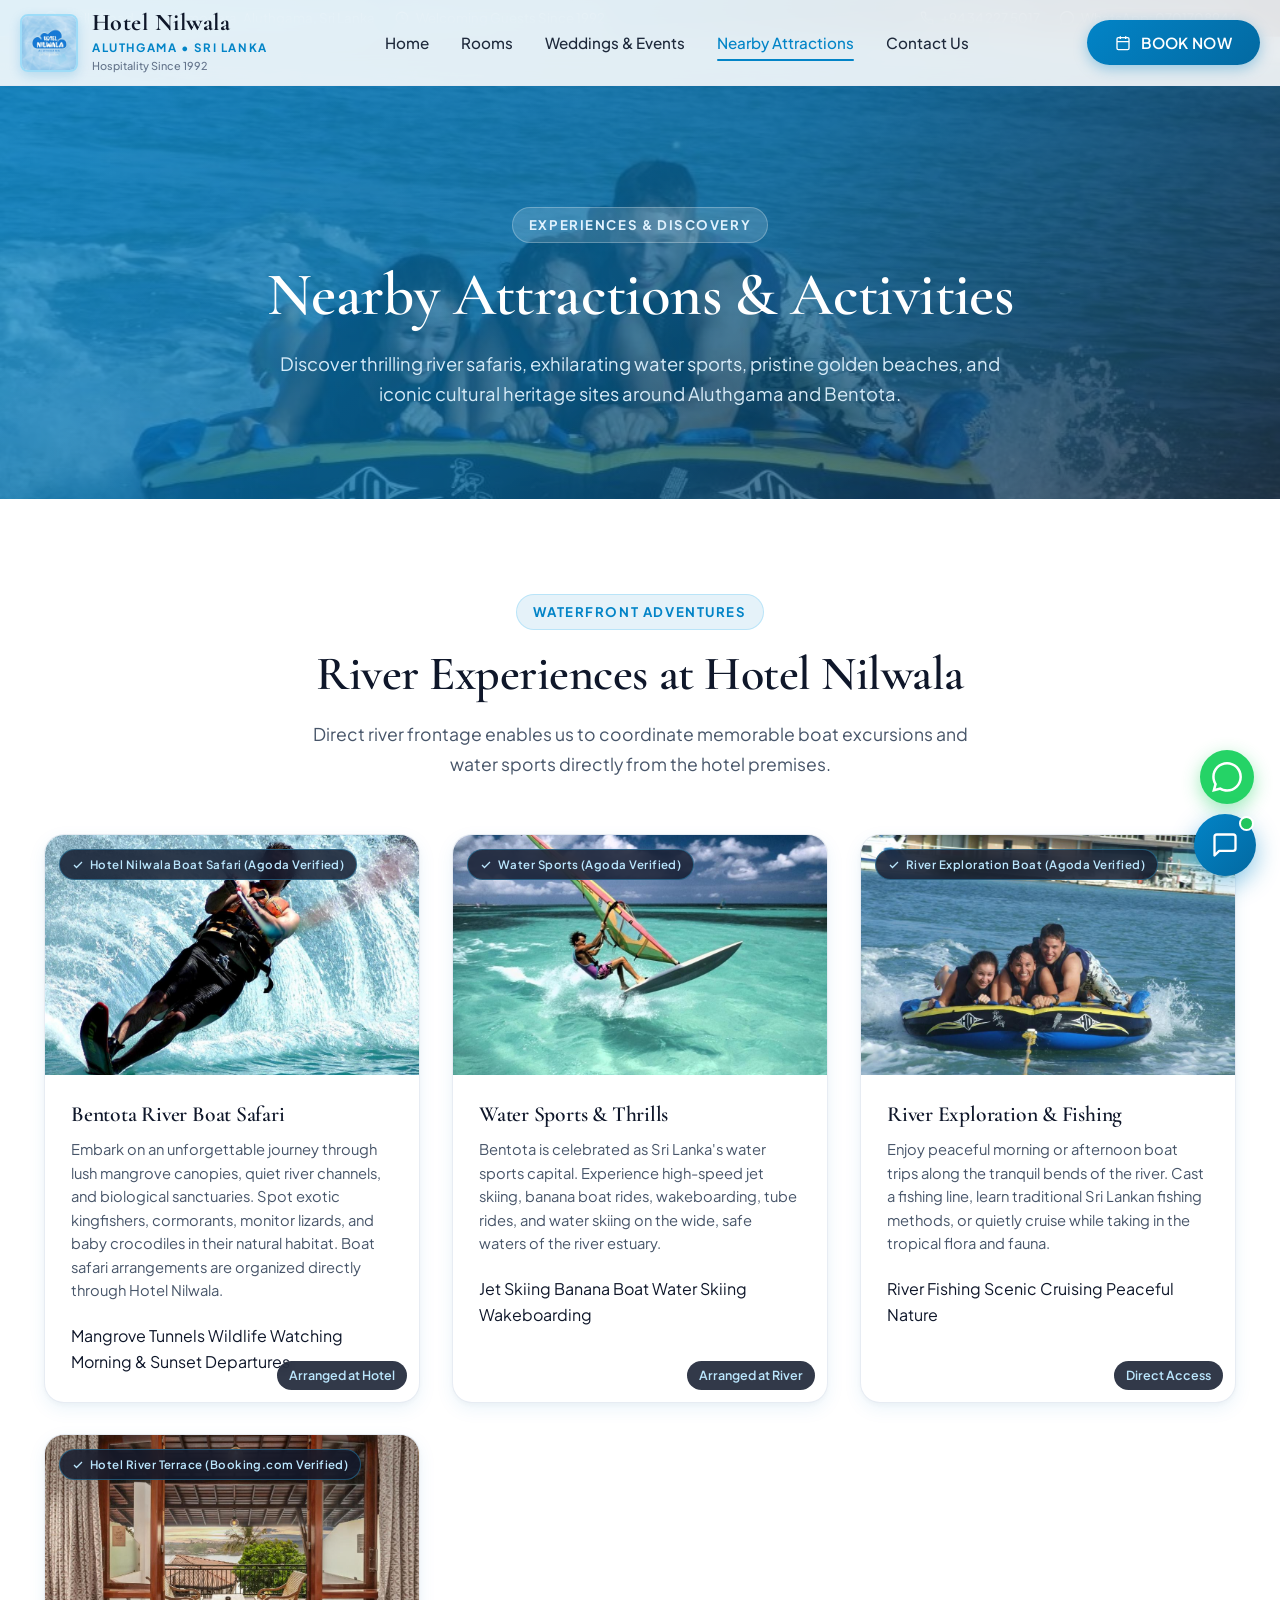
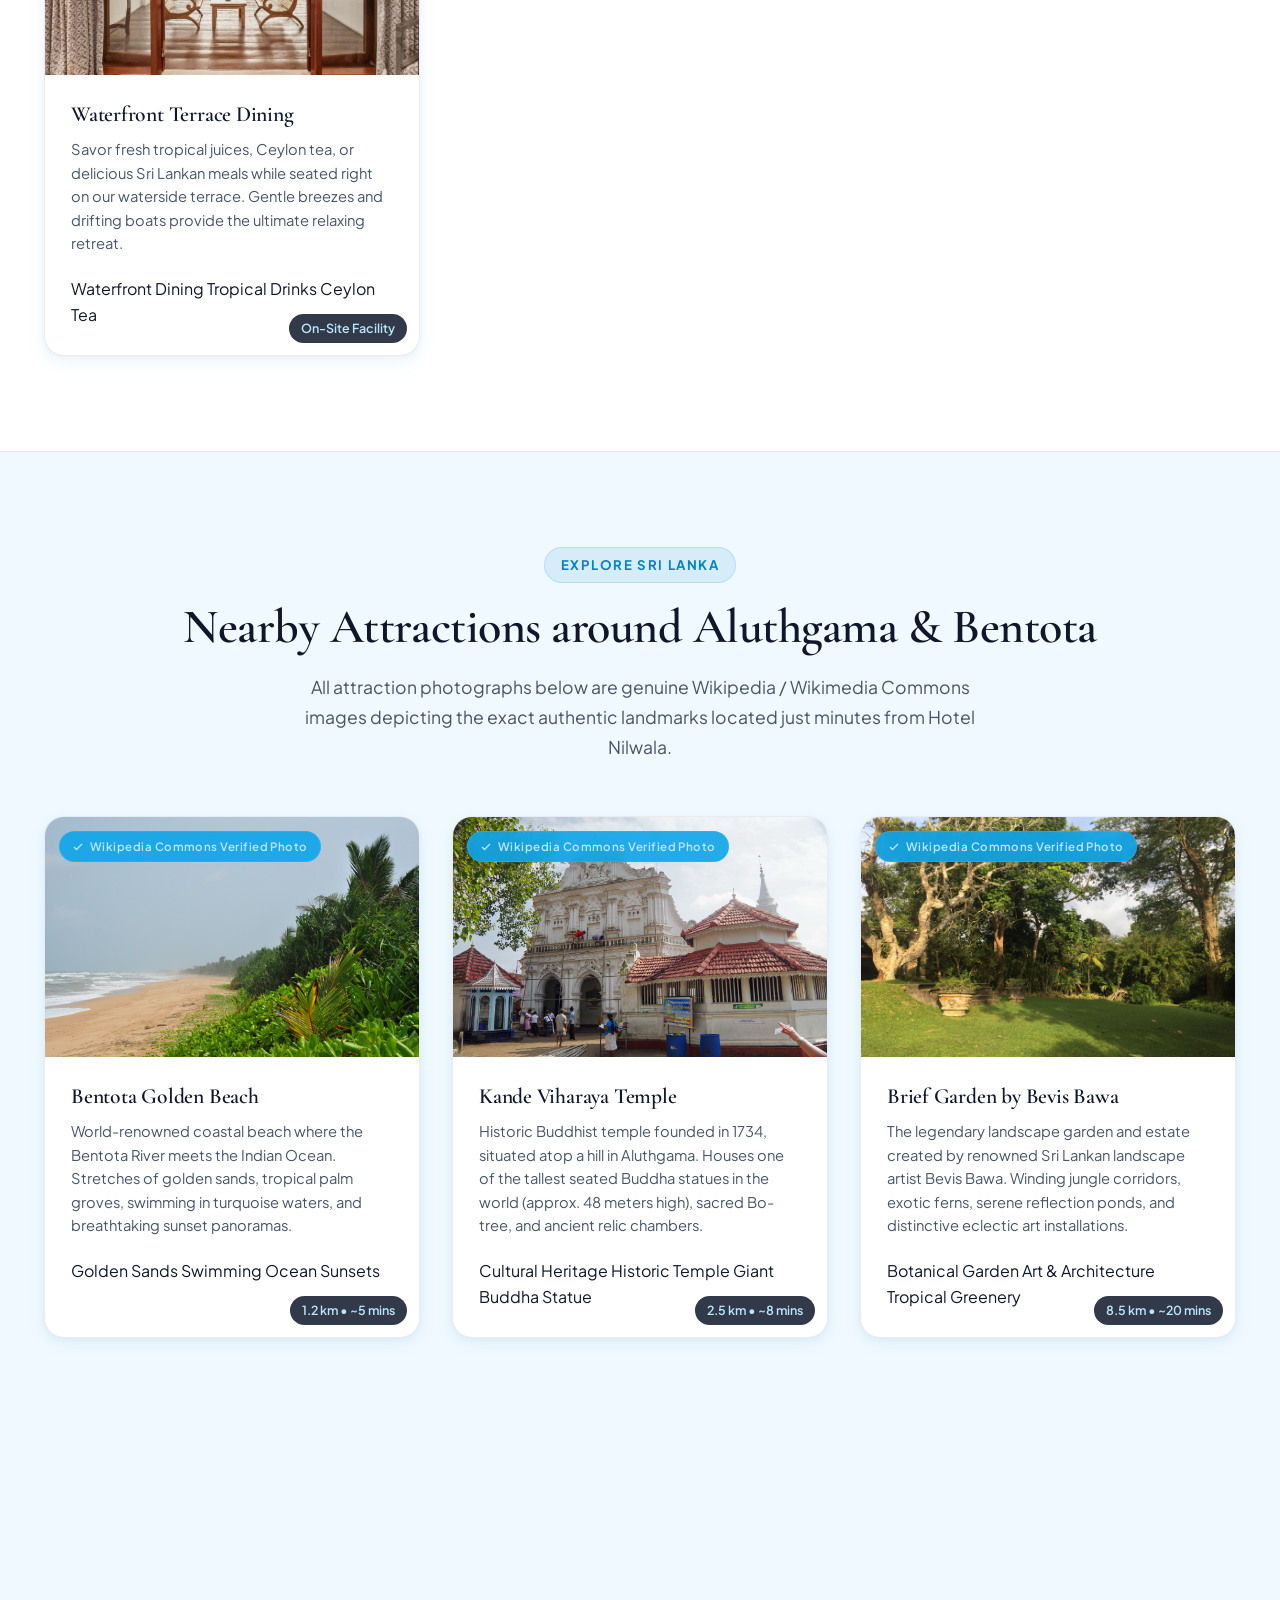
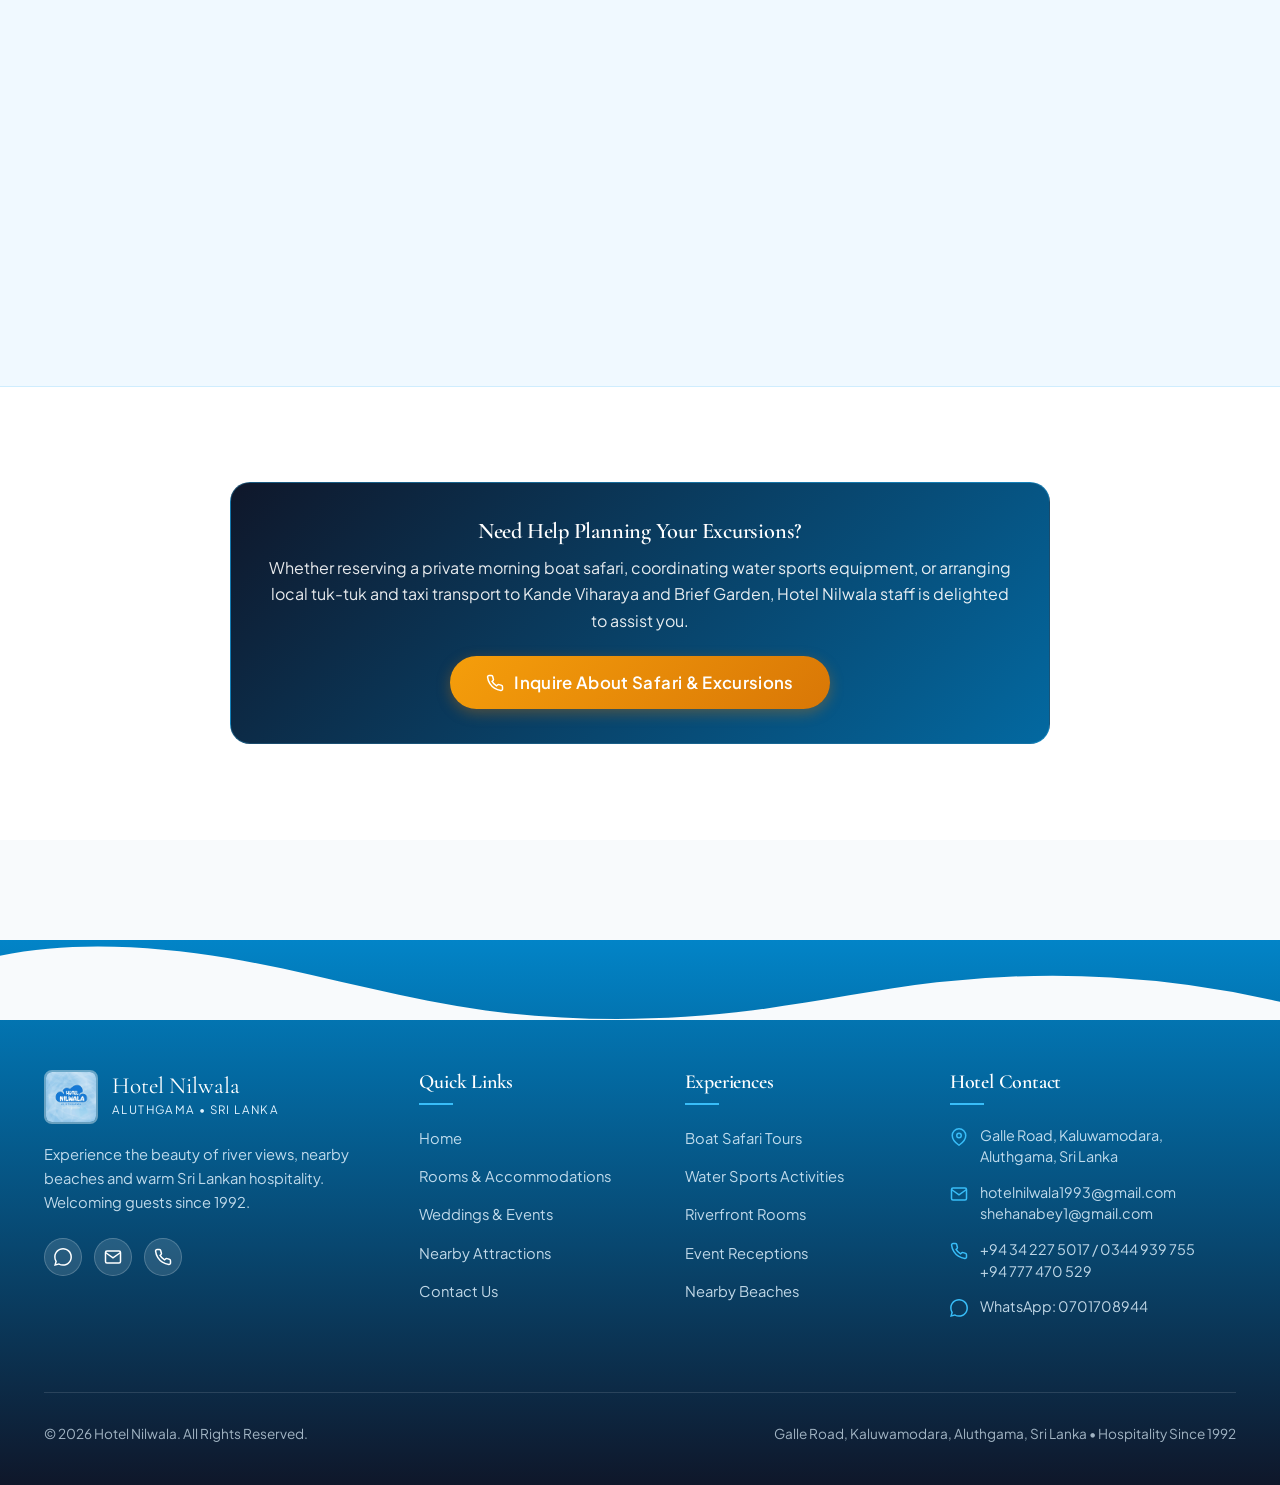
<file: attractions.html>
<!DOCTYPE html>
<html lang="en">
<head>
  <meta charset="UTF-8">
  <meta name="viewport" content="width=device-width, initial-scale=1.0">
  <title>Nearby Attractions & River Activities – Hotel Nilwala | Aluthgama</title>
  <meta name="description" content="Discover top nearby attractions around Aluthgama and Bentota. River boat safaris, water sports, Bentota Beach, Kande Viharaya temple, and Brief Garden. Genuine Wikipedia photography.">
  <meta name="keywords" content="Aluthgama attractions, Bentota river safari, Kande Viharaya temple, Brief Garden, Bentota water sports, Hotel Nilwala activities">

  <!-- Open Graph -->
  <meta property="og:title" content="Nearby Attractions & River Activities – Hotel Nilwala">
  <meta property="og:description" content="Explore boat safaris, water sports, golden beaches, and cultural landmarks around Aluthgama and Bentota.">
  <meta property="og:image" content="assets/images/attractions/bentota_beach.jpg">
  <meta property="og:type" content="website">

  <!-- Favicon -->
  <link rel="icon" type="image/jpeg" href="assets/logo/hotel-nilwala-logo.jpg">

  <!-- Stylesheets -->
  <link rel="stylesheet" href="css/style.css">
  <link rel="stylesheet" href="css/animations.css">
  <link rel="stylesheet" href="css/responsive.css">
</head>
<body>

  <!-- Top Announcement / Contact Bar -->
  <div class="top-bar">
    <div class="container top-bar-inner">
      <div class="top-bar-left">
        <span class="top-bar-item">
          <svg width="14" height="14" viewBox="0 0 24 24" fill="none" stroke="currentColor" stroke-width="2"><path d="M21 10c0 7-9 13-9 13s-9-6-9-13a9 9 0 0 1 18 0z"></path><circle cx="12" cy="10" r="3"></circle></svg>
          Galle Road, Kaluwamodara, Aluthgama, Sri Lanka
        </span>
        <span class="top-bar-item">
          <svg width="14" height="14" viewBox="0 0 24 24" fill="none" stroke="currentColor" stroke-width="2"><circle cx="12" cy="12" r="10"></circle><polyline points="12 6 12 12 16 14"></polyline></svg>
          Welcoming Guests Since 1992
        </span>
      </div>
      <div class="top-bar-right">
        <a href="tel:+94342275017" class="top-bar-item">
          <svg width="14" height="14" viewBox="0 0 24 24" fill="none" stroke="currentColor" stroke-width="2"><path d="M22 16.92v3a2 2 0 0 1-2.18 2 19.79 19.79 0 0 1-8.63-3.07 19.5 19.5 0 0 1-6-6 19.79 19.79 0 0 1-3.07-8.67A2 2 0 0 1 4.11 2h3a2 2 0 0 1 2 1.72 12.84 12.84 0 0 0 .7 2.81 2 2 0 0 1-.45 2.11L8.09 9.91a16 16 0 0 0 6 6l1.27-1.27a2 2 0 0 1 2.11-.45 12.84 12.84 0 0 0 2.81.7A2 2 0 0 1 22 16.92z"></path></svg>
          +94 34 227 5017
        </a>
        <a href="https://wa.me/94701708944" target="_blank" class="top-bar-item">
          <svg width="14" height="14" viewBox="0 0 24 24" fill="currentColor"><path d="M.057 24l1.687-6.163c-1.041-1.804-1.588-3.849-1.587-5.946.003-6.556 5.338-11.891 11.893-11.891 3.181.001 6.167 1.24 8.413 3.488 2.245 2.248 3.481 5.236 3.48 8.414-.003 6.557-5.338 11.892-11.893 11.892-1.99-.001-3.951-.5-5.688-1.448l-6.305 1.654zm6.597-3.807c1.676.995 3.276 1.591 5.392 1.592 5.448 0 9.886-4.434 9.889-9.885.002-5.462-4.415-9.89-9.881-9.892-5.452 0-9.887 4.434-9.889 9.884-.001 2.225.651 3.891 1.746 5.634l-.999 3.648 3.742-.981z"/></svg>
          WhatsApp: 0701708944
        </a>
      </div>
    </div>
  </div>

  <!-- Sticky Header Navigation -->
  <header class="site-header">
    <div class="container header-nav">
      <!-- Original Official Hotel Nilwala Logo (Left) -->
      <a href="index.html" class="brand-logo" aria-label="Hotel Nilwala Home">
        <img src="assets/logo/hotel-nilwala-logo.jpg" alt="Hotel Nilwala Official Logo" class="brand-logo-img">
        <div class="brand-title-wrap">
          <span class="brand-name">Hotel Nilwala</span>
          <span class="brand-tagline">Aluthgama • Sri Lanka</span>
          <span class="brand-since">Hospitality Since 1992</span>
        </div>
      </a>

      <!-- Navigation Links (Right) -->
      <nav class="nav-menu" aria-label="Primary Navigation">
        <a href="index.html" class="nav-link">Home</a>
        <a href="rooms.html" class="nav-link">Rooms</a>
        <a href="weddings.html" class="nav-link">Weddings & Events</a>
        <a href="attractions.html" class="nav-link active">Nearby Attractions</a>
        <a href="contact.html" class="nav-link">Contact Us</a>
      </nav>

      <!-- Action Buttons -->
      <div class="nav-actions">
        <button type="button" class="btn btn-primary" data-open-modal="bookingModal">
          <svg width="16" height="16" viewBox="0 0 24 24" fill="none" stroke="currentColor" stroke-width="2"><rect x="3" y="4" width="18" height="18" rx="2" ry="2"></rect><line x1="16" y1="2" x2="16" y2="6"></line><line x1="8" y1="2" x2="8" y2="6"></line><line x1="3" y1="10" x2="21" y2="10"></line></svg>
          <span>BOOK NOW</span>
        </button>
        <button class="menu-toggle" aria-label="Toggle navigation menu" aria-expanded="false">
          <span></span><span></span><span></span>
        </button>
      </div>
    </div>
  </header>

  <!-- Page Banner / Hero -->
  <section class="page-hero">
    <!-- Authentic Hotel Nilwala River Boat Photo (Agoda Verified) -->
    <div class="page-hero-bg">
      <img src="assets/images/nilwala_facilities_sports_and_activities_17964753.jpg" alt="River Boat Tours and Experiences at Hotel Nilwala">
    </div>
    <div class="container page-hero-content">
      <span class="section-tag light animate-fade-down">Experiences & Discovery</span>
      <h1 class="page-hero-title animate-fade-up">Nearby Attractions & Activities</h1>
      <p class="page-hero-desc animate-fade-up">
        Discover thrilling river safaris, exhilarating water sports, pristine golden beaches, and iconic cultural heritage sites around Aluthgama and Bentota.
      </p>
    </div>
  </section>

  <!-- Hotel River Activities Section -->
  <section class="section section-white" id="river-experiences">
    <div class="container">
      <div class="section-header reveal">
        <span class="section-tag">Waterfront Adventures</span>
        <h2 class="section-title">River Experiences at Hotel Nilwala</h2>
        <p class="section-subtitle">
          Direct river frontage enables us to coordinate memorable boat excursions and water sports directly from the hotel premises.
        </p>
      </div>

      <div class="attractions-grid">
        <!-- Activity 1: Boat Safari -->
        <div class="attraction-card reveal" id="safari">
          <div class="attraction-media">
            <span class="photo-auth-badge">
              <svg width="12" height="12" viewBox="0 0 24 24" fill="none" stroke="currentColor" stroke-width="2.5"><polyline points="20 6 9 17 4 12"></polyline></svg>
              Hotel Nilwala Boat Safari (Agoda Verified)
            </span>
            <img src="assets/images/nilwala_facilities_sports_and_activities_17964754.jpg" alt="Hotel Nilwala Guided River Boat Safari">
          </div>
          <div class="attraction-body">
            <div class="attraction-header">
              <h3 class="attraction-name">Bentota River Boat Safari</h3>
              <span class="attraction-dist-badge">Arranged at Hotel</span>
            </div>
            <p class="attraction-desc">
              Embark on an unforgettable journey through lush mangrove canopies, quiet river channels, and biological sanctuaries. Spot exotic kingfishers, cormorants, monitor lizards, and baby crocodiles in their natural habitat. Boat safari arrangements are organized directly through Hotel Nilwala.
            </p>
            <div class="attraction-tags">
              <span class="tag-pill">Mangrove Tunnels</span>
              <span class="tag-pill">Wildlife Watching</span>
              <span class="tag-pill">Morning & Sunset Departures</span>
            </div>
          </div>
        </div>

        <!-- Activity 2: River Water Sports -->
        <div class="attraction-card reveal" id="watersports">
          <div class="attraction-media">
            <span class="photo-auth-badge">
              <svg width="12" height="12" viewBox="0 0 24 24" fill="none" stroke="currentColor" stroke-width="2.5"><polyline points="20 6 9 17 4 12"></polyline></svg>
              Water Sports (Agoda Verified)
            </span>
            <img src="assets/images/nilwala_facilities_sports_and_activities_17964777.jpg" alt="Water Sports and Jet Skiing on the River">
          </div>
          <div class="attraction-body">
            <div class="attraction-header">
              <h3 class="attraction-name">Water Sports & Thrills</h3>
              <span class="attraction-dist-badge">Arranged at River</span>
            </div>
            <p class="attraction-desc">
              Bentota is celebrated as Sri Lanka's water sports capital. Experience high-speed jet skiing, banana boat rides, wakeboarding, tube rides, and water skiing on the wide, safe waters of the river estuary.
            </p>
            <div class="attraction-tags">
              <span class="tag-pill">Jet Skiing</span>
              <span class="tag-pill">Banana Boat</span>
              <span class="tag-pill">Water Skiing</span>
              <span class="tag-pill">Wakeboarding</span>
            </div>
          </div>
        </div>

        <!-- Activity 3: River Exploration -->
        <div class="attraction-card reveal">
          <div class="attraction-media">
            <span class="photo-auth-badge">
              <svg width="12" height="12" viewBox="0 0 24 24" fill="none" stroke="currentColor" stroke-width="2.5"><polyline points="20 6 9 17 4 12"></polyline></svg>
              River Exploration Boat (Agoda Verified)
            </span>
            <img src="assets/images/nilwala_facilities_sports_and_activities_17964753.jpg" alt="River Exploration Boat at Hotel Nilwala">
          </div>
          <div class="attraction-body">
            <div class="attraction-header">
              <h3 class="attraction-name">River Exploration & Fishing</h3>
              <span class="attraction-dist-badge">Direct Access</span>
            </div>
            <p class="attraction-desc">
              Enjoy peaceful morning or afternoon boat trips along the tranquil bends of the river. Cast a fishing line, learn traditional Sri Lankan fishing methods, or quietly cruise while taking in the tropical flora and fauna.
            </p>
            <div class="attraction-tags">
              <span class="tag-pill">River Fishing</span>
              <span class="tag-pill">Scenic Cruising</span>
              <span class="tag-pill">Peaceful Nature</span>
            </div>
          </div>
        </div>

        <!-- Activity 4: Relaxing River Terrace -->
        <div class="attraction-card reveal">
          <div class="attraction-media">
            <span class="photo-auth-badge">
              <svg width="12" height="12" viewBox="0 0 24 24" fill="none" stroke="currentColor" stroke-width="2.5"><polyline points="20 6 9 17 4 12"></polyline></svg>
              Hotel River Terrace (Booking.com Verified)
            </span>
            <img src="assets/images/nilwala_facilities_balcony_terrace_1156415684.jpg" alt="Hotel Nilwala Waterfront Dining and Terrace">
          </div>
          <div class="attraction-body">
            <div class="attraction-header">
              <h3 class="attraction-name">Waterfront Terrace Dining</h3>
              <span class="attraction-dist-badge">On-Site Facility</span>
            </div>
            <p class="attraction-desc">
              Savor fresh tropical juices, Ceylon tea, or delicious Sri Lankan meals while seated right on our waterside terrace. Gentle breezes and drifting boats provide the ultimate relaxing retreat.
            </p>
            <div class="attraction-tags">
              <span class="tag-pill">Waterfront Dining</span>
              <span class="tag-pill">Tropical Drinks</span>
              <span class="tag-pill">Ceylon Tea</span>
            </div>
          </div>
        </div>
      </div>
    </div>
  </section>

  <!-- Nearby Attractions Section (100% Genuine Wikipedia / Wikimedia Commons Photographs) -->
  <section class="section section-light-blue" id="nearby-attractions">
    <div class="container">
      <div class="section-header reveal">
        <span class="section-tag">Explore Sri Lanka</span>
        <h2 class="section-title">Nearby Attractions around Aluthgama & Bentota</h2>
        <p class="section-subtitle">
          All attraction photographs below are genuine Wikipedia / Wikimedia Commons images depicting the exact authentic landmarks located just minutes from Hotel Nilwala.
        </p>
      </div>

      <div class="attractions-grid">
        <!-- 1. Bentota Beach -->
        <div class="attraction-card reveal" id="beach">
          <div class="attraction-media">
            <span class="photo-auth-badge" style="background: rgba(14, 165, 233, 0.9);">
              <svg width="12" height="12" viewBox="0 0 24 24" fill="none" stroke="currentColor" stroke-width="2.5"><polyline points="20 6 9 17 4 12"></polyline></svg>
              Wikipedia Commons Verified Photo
            </span>
            <img src="assets/images/attractions/bentota_beach.jpg" alt="Bentota Beach Sri Lanka Wikipedia Photograph">
          </div>
          <div class="attraction-body">
            <div class="attraction-header">
              <h3 class="attraction-name">Bentota Golden Beach</h3>
              <span class="attraction-dist-badge">1.2 km • ~5 mins</span>
            </div>
            <p class="attraction-desc">
              World-renowned coastal beach where the Bentota River meets the Indian Ocean. Stretches of golden sands, tropical palm groves, swimming in turquoise waters, and breathtaking sunset panoramas.
            </p>
            <div class="attraction-tags">
              <span class="tag-pill">Golden Sands</span>
              <span class="tag-pill">Swimming</span>
              <span class="tag-pill">Ocean Sunsets</span>
            </div>
          </div>
        </div>

        <!-- 2. Kande Viharaya Temple, Aluthgama -->
        <div class="attraction-card reveal">
          <div class="attraction-media">
            <span class="photo-auth-badge" style="background: rgba(14, 165, 233, 0.9);">
              <svg width="12" height="12" viewBox="0 0 24 24" fill="none" stroke="currentColor" stroke-width="2.5"><polyline points="20 6 9 17 4 12"></polyline></svg>
              Wikipedia Commons Verified Photo
            </span>
            <img src="assets/images/attractions/kande_vihara.jpg" alt="Kande Viharaya Temple Aluthgama Wikipedia Photograph">
          </div>
          <div class="attraction-body">
            <div class="attraction-header">
              <h3 class="attraction-name">Kande Viharaya Temple</h3>
              <span class="attraction-dist-badge">2.5 km • ~8 mins</span>
            </div>
            <p class="attraction-desc">
              Historic Buddhist temple founded in 1734, situated atop a hill in Aluthgama. Houses one of the tallest seated Buddha statues in the world (approx. 48 meters high), sacred Bo-tree, and ancient relic chambers.
            </p>
            <div class="attraction-tags">
              <span class="tag-pill">Cultural Heritage</span>
              <span class="tag-pill">Historic Temple</span>
              <span class="tag-pill">Giant Buddha Statue</span>
            </div>
          </div>
        </div>

        <!-- 3. Brief Garden by Bevis Bawa -->
        <div class="attraction-card reveal">
          <div class="attraction-media">
            <span class="photo-auth-badge" style="background: rgba(14, 165, 233, 0.9);">
              <svg width="12" height="12" viewBox="0 0 24 24" fill="none" stroke="currentColor" stroke-width="2.5"><polyline points="20 6 9 17 4 12"></polyline></svg>
              Wikipedia Commons Verified Photo
            </span>
            <img src="assets/images/attractions/brief_garden.jpg" alt="Brief Garden by Bevis Bawa Wikipedia Photograph">
          </div>
          <div class="attraction-body">
            <div class="attraction-header">
              <h3 class="attraction-name">Brief Garden by Bevis Bawa</h3>
              <span class="attraction-dist-badge">8.5 km • ~20 mins</span>
            </div>
            <p class="attraction-desc">
              The legendary landscape garden and estate created by renowned Sri Lankan landscape artist Bevis Bawa. Winding jungle corridors, exotic ferns, serene reflection ponds, and distinctive eclectic art installations.
            </p>
            <div class="attraction-tags">
              <span class="tag-pill">Botanical Garden</span>
              <span class="tag-pill">Art & Architecture</span>
              <span class="tag-pill">Tropical Greenery</span>
            </div>
          </div>
        </div>

        <!-- 4. Madu Ganga Mangrove River Safari -->
        <div class="attraction-card reveal">
          <div class="attraction-media">
            <span class="photo-auth-badge" style="background: rgba(14, 165, 233, 0.9);">
              <svg width="12" height="12" viewBox="0 0 24 24" fill="none" stroke="currentColor" stroke-width="2.5"><polyline points="20 6 9 17 4 12"></polyline></svg>
              Wikipedia Commons Verified Photo
            </span>
            <img src="assets/images/attractions/madu_ganga.jpg" alt="Madu Ganga Estuary Wetland Wikipedia Photograph">
          </div>
          <div class="attraction-body">
            <div class="attraction-header">
              <h3 class="attraction-name">Madu Ganga Mangrove Estuary</h3>
              <span class="attraction-dist-badge">18 km • ~25 mins</span>
            </div>
            <p class="attraction-desc">
              A Ramsar-designated biodiversity wetland comprising over 60 natural mangrove islets. Highlights include Cinnamon Island peeling demonstrations, ancient island Buddhist temples, and fish therapy spas.
            </p>
            <div class="attraction-tags">
              <span class="tag-pill">Ramsar Wetland</span>
              <span class="tag-pill">Cinnamon Island</span>
              <span class="tag-pill">Eco-Tourism</span>
            </div>
          </div>
        </div>

        <!-- 5. Kosgoda Sea Turtle Conservation Project -->
        <div class="attraction-card reveal">
          <div class="attraction-media">
            <span class="photo-auth-badge" style="background: rgba(14, 165, 233, 0.9);">
              <svg width="12" height="12" viewBox="0 0 24 24" fill="none" stroke="currentColor" stroke-width="2.5"><polyline points="20 6 9 17 4 12"></polyline></svg>
              Wikipedia Commons Verified Photo
            </span>
            <img src="assets/images/attractions/sea_turtle.jpg" alt="Sea Turtle Conservation Project Kosgoda Wikipedia Photograph">
          </div>
          <div class="attraction-body">
            <div class="attraction-header">
              <h3 class="attraction-name">Kosgoda Turtle Sanctuary</h3>
              <span class="attraction-dist-badge">12 km • ~18 mins</span>
            </div>
            <p class="attraction-desc">
              Dedicated marine conservation project safeguarding vulnerable sea turtle species (Green, Olive Ridley, Hawksbill, Leatherback). Observe hatcheries and learn about conservation efforts along the southern coastline.
            </p>
            <div class="attraction-tags">
              <span class="tag-pill">Marine Life</span>
              <span class="tag-pill">Turtle Hatchery</span>
              <span class="tag-pill">Eco-Education</span>
            </div>
          </div>
        </div>

        <!-- 6. Barberyn Island Lighthouse, Beruwala -->
        <div class="attraction-card reveal">
          <div class="attraction-media">
            <span class="photo-auth-badge" style="background: rgba(14, 165, 233, 0.9);">
              <svg width="12" height="12" viewBox="0 0 24 24" fill="none" stroke="currentColor" stroke-width="2.5"><polyline points="20 6 9 17 4 12"></polyline></svg>
              Wikipedia Commons Verified Photo
            </span>
            <img src="assets/images/attractions/beruwala_lighthouse.jpg" alt="Barberyn Island Lighthouse Beruwala Wikipedia Photograph">
          </div>
          <div class="attraction-body">
            <div class="attraction-header">
              <h3 class="attraction-name">Barberyn Island Lighthouse</h3>
              <span class="attraction-dist-badge">6 km • ~12 mins</span>
            </div>
            <p class="attraction-desc">
              Historic 1889 British colonial lighthouse towering 34 meters high on picturesque Barberyn Island off Beruwala. Accessible by a scenic short boat crossing, offering sweeping views over the southern sea.
            </p>
            <div class="attraction-tags">
              <span class="tag-pill">Historic Lighthouse</span>
              <span class="tag-pill">Offshore Island</span>
              <span class="tag-pill">Ocean Panorama</span>
            </div>
          </div>
        </div>
      </div>
    </div>
  </section>

  <!-- Experience Booking Inquiry Banner -->
  <section class="section section-white">
    <div class="container">
      <div class="river-action-box reveal" style="background: linear-gradient(135deg, var(--navy-deep) 0%, var(--primary-dark) 100%);">
        <h3 class="river-action-title">Need Help Planning Your Excursions?</h3>
        <p class="river-action-text" style="color: rgba(255, 255, 255, 0.9);">
          Whether reserving a private morning boat safari, coordinating water sports equipment, or arranging local tuk-tuk and taxi transport to Kande Viharaya and Brief Garden, Hotel Nilwala staff is delighted to assist you.
        </p>
        <button type="button" class="btn btn-gold btn-lg" data-open-modal="bookingModal" data-room-type="Boat Safari & Excursion Inquiry">
          <svg width="18" height="18" viewBox="0 0 24 24" fill="none" stroke="currentColor" stroke-width="2"><path d="M22 16.92v3a2 2 0 0 1-2.18 2 19.79 19.79 0 0 1-8.63-3.07 19.5 19.5 0 0 1-6-6 19.79 19.79 0 0 1-3.07-8.67A2 2 0 0 1 4.11 2h3a2 2 0 0 1 2 1.72 12.84 12.84 0 0 0 .7 2.81 2 2 0 0 1-.45 2.11L8.09 9.91a16 16 0 0 0 6 6l1.27-1.27a2 2 0 0 1 2.11-.45 12.84 12.84 0 0 0 2.81.7A2 2 0 0 1 22 16.92z"></path></svg>
          <span>Inquire About Safari & Excursions</span>
        </button>
      </div>
    </div>
  </section>

  <!-- Premium Wavy Footer -->
  <footer class="site-footer">
    <!-- Smooth SVG Wave Upper Edge -->
    <div class="footer-wave">
      <svg data-name="Layer 1" xmlns="http://www.w3.org/2000/svg" viewBox="0 0 1200 120" preserveAspectRatio="none">
        <path d="M321.39,56.44c58-10.79,114.16-30.13,172-41.86,82.39-16.72,168.19-17.73,250.45-.39C823.78,31,906.67,72,985.66,92.83c70.05,18.48,146.53,26.09,214.34,3V0H0V27.35A600.21,600.21,0,0,0,321.39,56.44Z" class="shape-fill"></path>
      </svg>
    </div>

    <div class="container">
      <div class="footer-main">
        <!-- Col 1: Original Logo & Description -->
        <div class="footer-brand">
          <div class="footer-logo-row">
            <img src="assets/logo/hotel-nilwala-logo.jpg" alt="Hotel Nilwala Official Logo" class="footer-logo-img">
            <div>
              <div class="footer-brand-title">Hotel Nilwala</div>
              <div class="footer-brand-tagline">Aluthgama • Sri Lanka</div>
            </div>
          </div>
          <p class="footer-desc">
            Experience the beauty of river views, nearby beaches and warm Sri Lankan hospitality. Welcoming guests since 1992.
          </p>
          <div class="footer-social-links">
            <a href="https://wa.me/94701708944" target="_blank" class="footer-social-btn" aria-label="Chat on WhatsApp">
              <svg width="18" height="18" viewBox="0 0 24 24" fill="currentColor"><path d="M.057 24l1.687-6.163c-1.041-1.804-1.588-3.849-1.587-5.946.003-6.556 5.338-11.891 11.893-11.891 3.181.001 6.167 1.24 8.413 3.488 2.245 2.248 3.481 5.236 3.48 8.414-.003 6.557-5.338 11.892-11.893 11.892-1.99-.001-3.951-.5-5.688-1.448l-6.305 1.654zm6.597-3.807c1.676.995 3.276 1.591 5.392 1.592 5.448 0 9.886-4.434 9.889-9.885.002-5.462-4.415-9.89-9.881-9.892-5.452 0-9.887 4.434-9.889 9.884-.001 2.225.651 3.891 1.746 5.634l-.999 3.648 3.742-.981z"/></svg>
            </a>
            <a href="mailto:hotelnilwala1993@gmail.com" class="footer-social-btn" aria-label="Send an Email">
              <svg width="18" height="18" viewBox="0 0 24 24" fill="none" stroke="currentColor" stroke-width="2"><path d="M4 4h16c1.1 0 2 .9 2 2v12c0 1.1-.9 2-2 2H4c-1.1 0-2-.9-2-2V6c0-1.1.9-2 2-2z"></path><polyline points="22,6 12,13 2,6"></polyline></svg>
            </a>
            <a href="tel:+94342275017" class="footer-social-btn" aria-label="Call Telephone">
              <svg width="18" height="18" viewBox="0 0 24 24" fill="none" stroke="currentColor" stroke-width="2"><path d="M22 16.92v3a2 2 0 0 1-2.18 2 19.79 19.79 0 0 1-8.63-3.07 19.5 19.5 0 0 1-6-6 19.79 19.79 0 0 1-3.07-8.67A2 2 0 0 1 4.11 2h3a2 2 0 0 1 2 1.72 12.84 12.84 0 0 0 .7 2.81 2 2 0 0 1-.45 2.11L8.09 9.91a16 16 0 0 0 6 6l1.27-1.27a2 2 0 0 1 2.11-.45 12.84 12.84 0 0 0 2.81.7A2 2 0 0 1 22 16.92z"></path></svg>
            </a>
          </div>
        </div>

        <!-- Col 2: Quick Links -->
        <div>
          <h4 class="footer-col-title">Quick Links</h4>
          <ul class="footer-links-list">
            <li class="footer-link-item"><a href="index.html">Home</a></li>
            <li class="footer-link-item"><a href="rooms.html">Rooms & Accommodations</a></li>
            <li class="footer-link-item"><a href="weddings.html">Weddings & Events</a></li>
            <li class="footer-link-item"><a href="attractions.html">Nearby Attractions</a></li>
            <li class="footer-link-item"><a href="contact.html">Contact Us</a></li>
          </ul>
        </div>

        <!-- Col 3: Experiences -->
        <div>
          <h4 class="footer-col-title">Experiences</h4>
          <ul class="footer-links-list">
            <li class="footer-link-item"><a href="attractions.html#safari">Boat Safari Tours</a></li>
            <li class="footer-link-item"><a href="attractions.html#watersports">Water Sports Activities</a></li>
            <li class="footer-link-item"><a href="rooms.html">Riverfront Rooms</a></li>
            <li class="footer-link-item"><a href="weddings.html">Event Receptions</a></li>
            <li class="footer-link-item"><a href="attractions.html#beach">Nearby Beaches</a></li>
          </ul>
        </div>

        <!-- Col 4: Contact Information -->
        <div>
          <h4 class="footer-col-title">Hotel Contact</h4>
          <div class="footer-contact-item">
            <svg width="18" height="18" viewBox="0 0 24 24" fill="none" stroke="currentColor" stroke-width="2"><path d="M21 10c0 7-9 13-9 13s-9-6-9-13a9 9 0 0 1 18 0z"></path><circle cx="12" cy="10" r="3"></circle></svg>
            <span>Galle Road, Kaluwamodara, Aluthgama, Sri Lanka</span>
          </div>
          <div class="footer-contact-item">
            <svg width="18" height="18" viewBox="0 0 24 24" fill="none" stroke="currentColor" stroke-width="2"><path d="M4 4h16c1.1 0 2 .9 2 2v12c0 1.1-.9 2-2 2H4c-1.1 0-2-.9-2-2V6c0-1.1.9-2 2-2z"></path><polyline points="22,6 12,13 2,6"></polyline></svg>
            <div>
              <a href="mailto:hotelnilwala1993@gmail.com">hotelnilwala1993@gmail.com</a><br>
              <a href="mailto:shehanabey1@gmail.com">shehanabey1@gmail.com</a>
            </div>
          </div>
          <div class="footer-contact-item">
            <svg width="18" height="18" viewBox="0 0 24 24" fill="none" stroke="currentColor" stroke-width="2"><path d="M22 16.92v3a2 2 0 0 1-2.18 2 19.79 19.79 0 0 1-8.63-3.07 19.5 19.5 0 0 1-6-6 19.79 19.79 0 0 1-3.07-8.67A2 2 0 0 1 4.11 2h3a2 2 0 0 1 2 1.72 12.84 12.84 0 0 0 .7 2.81 2 2 0 0 1-.45 2.11L8.09 9.91a16 16 0 0 0 6 6l1.27-1.27a2 2 0 0 1 2.11-.45 12.84 12.84 0 0 0 2.81.7A2 2 0 0 1 22 16.92z"></path></svg>
            <div>
              <a href="tel:+94342275017">+94 34 227 5017</a> / <a href="tel:0344939755">0344 939 755</a><br>
              <a href="tel:+94777470529">+94 777 470 529</a>
            </div>
          </div>
          <div class="footer-contact-item">
            <svg width="18" height="18" viewBox="0 0 24 24" fill="currentColor"><path d="M.057 24l1.687-6.163c-1.041-1.804-1.588-3.849-1.587-5.946.003-6.556 5.338-11.891 11.893-11.891 3.181.001 6.167 1.24 8.413 3.488 2.245 2.248 3.481 5.236 3.48 8.414-.003 6.557-5.338 11.892-11.893 11.892-1.99-.001-3.951-.5-5.688-1.448l-6.305 1.654zm6.597-3.807c1.676.995 3.276 1.591 5.392 1.592 5.448 0 9.886-4.434 9.889-9.885.002-5.462-4.415-9.89-9.881-9.892-5.452 0-9.887 4.434-9.889 9.884-.001 2.225.651 3.891 1.746 5.634l-.999 3.648 3.742-.981z"/></svg>
            <a href="https://wa.me/94701708944" target="_blank">WhatsApp: 0701708944</a>
          </div>
        </div>
      </div>

      <!-- Footer Bottom -->
      <div class="footer-bottom">
        <div>&copy; 2026 Hotel Nilwala. All Rights Reserved.</div>
        <div>Galle Road, Kaluwamodara, Aluthgama, Sri Lanka • Hospitality Since 1992</div>
      </div>
    </div>
  </footer>

  <!-- Dedicated Booking Inquiry Modal System -->
  <div id="bookingModal" class="modal-overlay" role="dialog" aria-modal="true" aria-labelledby="bookingModalTitle">
    <div class="modal-container">
      <div class="modal-header">
        <h3 id="bookingModalTitle" class="modal-title">Hotel Nilwala Booking Inquiry</h3>
        <button type="button" class="modal-close-btn" data-close-modal aria-label="Close modal">
          <svg width="20" height="20" viewBox="0 0 24 24" fill="none" stroke="currentColor" stroke-width="2"><line x1="18" y1="6" x2="6" y2="18"></line><line x1="6" y1="6" x2="18" y2="18"></line></svg>
        </button>
      </div>

      <div class="modal-body">
        <p style="font-size: 0.92rem; color: var(--text-secondary); margin-bottom: 20px;">
          Send your direct reservation inquiry to our team. We confirm each request with authentic availability and current seasonal rates.
        </p>

        <form class="booking-inquiry-form">
          <div class="form-grid">
            <div class="form-group">
              <label class="form-label" for="modalCheckin">Check-in Date *</label>
              <input type="date" id="modalCheckin" name="checkin" class="form-control" required>
            </div>

            <div class="form-group">
              <label class="form-label" for="modalCheckout">Check-out Date *</label>
              <input type="date" id="modalCheckout" name="checkout" class="form-control" required>
            </div>

            <div class="form-group">
              <label class="form-label" for="modalAdults">Adults *</label>
              <select id="modalAdults" name="adults" class="form-control">
                <option value="1">1 Adult</option>
                <option value="2" selected>2 Adults</option>
                <option value="3">3 Adults</option>
                <option value="4+">4+ Adults</option>
              </select>
            </div>

            <div class="form-group">
              <label class="form-label" for="modalChildren">Children</label>
              <select id="modalChildren" name="children" class="form-control">
                <option value="0" selected>0 Children</option>
                <option value="1">1 Child</option>
                <option value="2">2 Children</option>
                <option value="3+">3+ Children</option>
              </select>
            </div>

            <div class="form-group full-width">
              <label class="form-label" for="modalRoomType">Preferred Room Type *</label>
              <select id="modalRoomType" name="roomType" class="form-control">
                <option value="Deluxe Double Room with Balcony and Sea/River View">Deluxe Double Room with Balcony and Sea/River View</option>
                <option value="Superior Double Room with River View">Superior Double Room with River View</option>
                <option value="Standard Double Room">Standard Double Room</option>
                <option value="Family / Triple Room">Family / Triple Room</option>
                <option value="General Inquiry">General Accommodation Inquiry</option>
                <option value="Boat Safari Inquiry" selected>Boat Safari & River Tour Inquiry</option>
              </select>
            </div>

            <div class="form-group full-width">
              <label class="form-label" for="modalGuestName">Guest Full Name *</label>
              <input type="text" id="modalGuestName" name="guestName" class="form-control" placeholder="e.g. Shehan Silva" required>
            </div>

            <div class="form-group">
              <label class="form-label" for="modalGuestEmail">Email Address *</label>
              <input type="email" id="modalGuestEmail" name="guestEmail" class="form-control" placeholder="e.g. guest@example.com" required>
            </div>

            <div class="form-group">
              <label class="form-label" for="modalGuestPhone">Contact Phone / WhatsApp *</label>
              <input type="tel" id="modalGuestPhone" name="guestPhone" class="form-control" placeholder="e.g. +94 77 123 4567" required>
            </div>

            <div class="form-group full-width">
              <label class="form-label" for="modalSpecialReq">Special Requests or Inquiries</label>
              <textarea id="modalSpecialReq" name="specialRequests" class="form-control" placeholder="Airport transfer, boat safari timing, late check-in, dietary preferences..."></textarea>
            </div>
          </div>

          <!-- Dual Dispatch Action Buttons -->
          <div class="modal-actions-dual">
            <button type="button" class="btn btn-whatsapp btn-submit-whatsapp">
              <svg width="18" height="18" viewBox="0 0 24 24" fill="currentColor"><path d="M.057 24l1.687-6.163c-1.041-1.804-1.588-3.849-1.587-5.946.003-6.556 5.338-11.891 11.893-11.891 3.181.001 6.167 1.24 8.413 3.488 2.245 2.248 3.481 5.236 3.48 8.414-.003 6.557-5.338 11.892-11.893 11.892-1.99-.001-3.951-.5-5.688-1.448l-6.305 1.654zm6.597-3.807c1.676.995 3.276 1.591 5.392 1.592 5.448 0 9.886-4.434 9.889-9.885.002-5.462-4.415-9.89-9.881-9.892-5.452 0-9.887 4.434-9.889 9.884-.001 2.225.651 3.891 1.746 5.634l-.999 3.648 3.742-.981z"/></svg>
              <span>SEND VIA WHATSAPP</span>
            </button>
            <button type="button" class="btn btn-primary btn-submit-email">
              <svg width="18" height="18" viewBox="0 0 24 24" fill="none" stroke="currentColor" stroke-width="2"><path d="M4 4h16c1.1 0 2 .9 2 2v12c0 1.1-.9 2-2 2H4c-1.1 0-2-.9-2-2V6c0-1.1.9-2 2-2z"></path><polyline points="22,6 12,13 2,6"></polyline></svg>
              <span>SEND VIA EMAIL</span>
            </button>
          </div>
          <p class="form-note" style="text-align: center; justify-content: center; margin-top: 14px;">
            Inquiries are delivered directly to hotel management (hotelnilwala1993@gmail.com & WhatsApp: 0701708944).
          </p>
        </form>
      </div>
    </div>
  </div>

  <!-- Floating WhatsApp Quick Button -->
  <a href="https://wa.me/94701708944" target="_blank" class="floating-whatsapp" aria-label="Quick WhatsApp Inquiry with Hotel Nilwala">
    <svg width="30" height="30" viewBox="0 0 24 24" fill="currentColor"><path d="M.057 24l1.687-6.163c-1.041-1.804-1.588-3.849-1.587-5.946.003-6.556 5.338-11.891 11.893-11.891 3.181.001 6.167 1.24 8.413 3.488 2.245 2.248 3.481 5.236 3.48 8.414-.003 6.557-5.338 11.892-11.893 11.892-1.99-.001-3.951-.5-5.688-1.448l-6.305 1.654zm6.597-3.807c1.676.995 3.276 1.591 5.392 1.592 5.448 0 9.886-4.434 9.889-9.885.002-5.462-4.415-9.89-9.881-9.892-5.452 0-9.887 4.434-9.889 9.884-.001 2.225.651 3.891 1.746 5.634l-.999 3.648 3.742-.981z"/></svg>
  </a>

  <!-- JavaScript Files -->
  <script src="js/main.js"></script>
  <script src="js/booking.js"></script>
  <script src="js/chatbot.js"></script>
  <script src="js/reviews.js"></script>
</body>
</html>
</file>
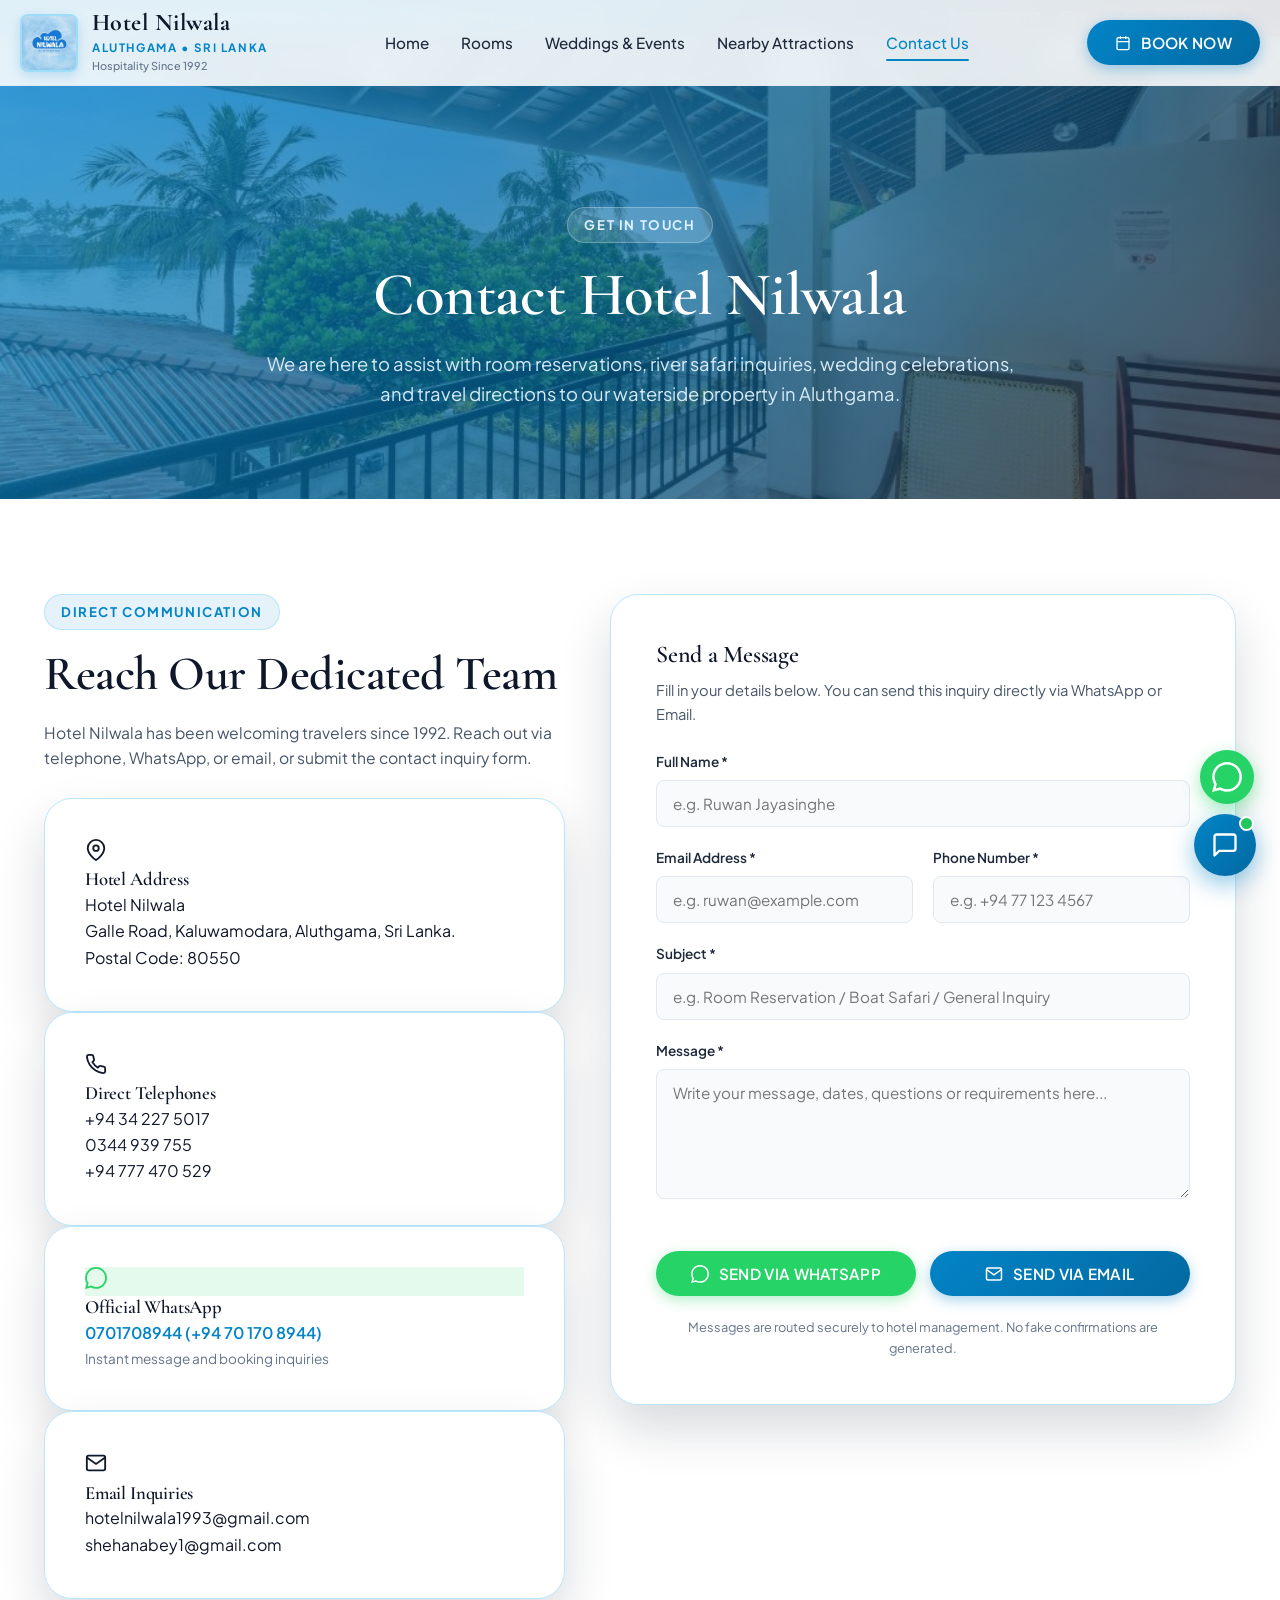
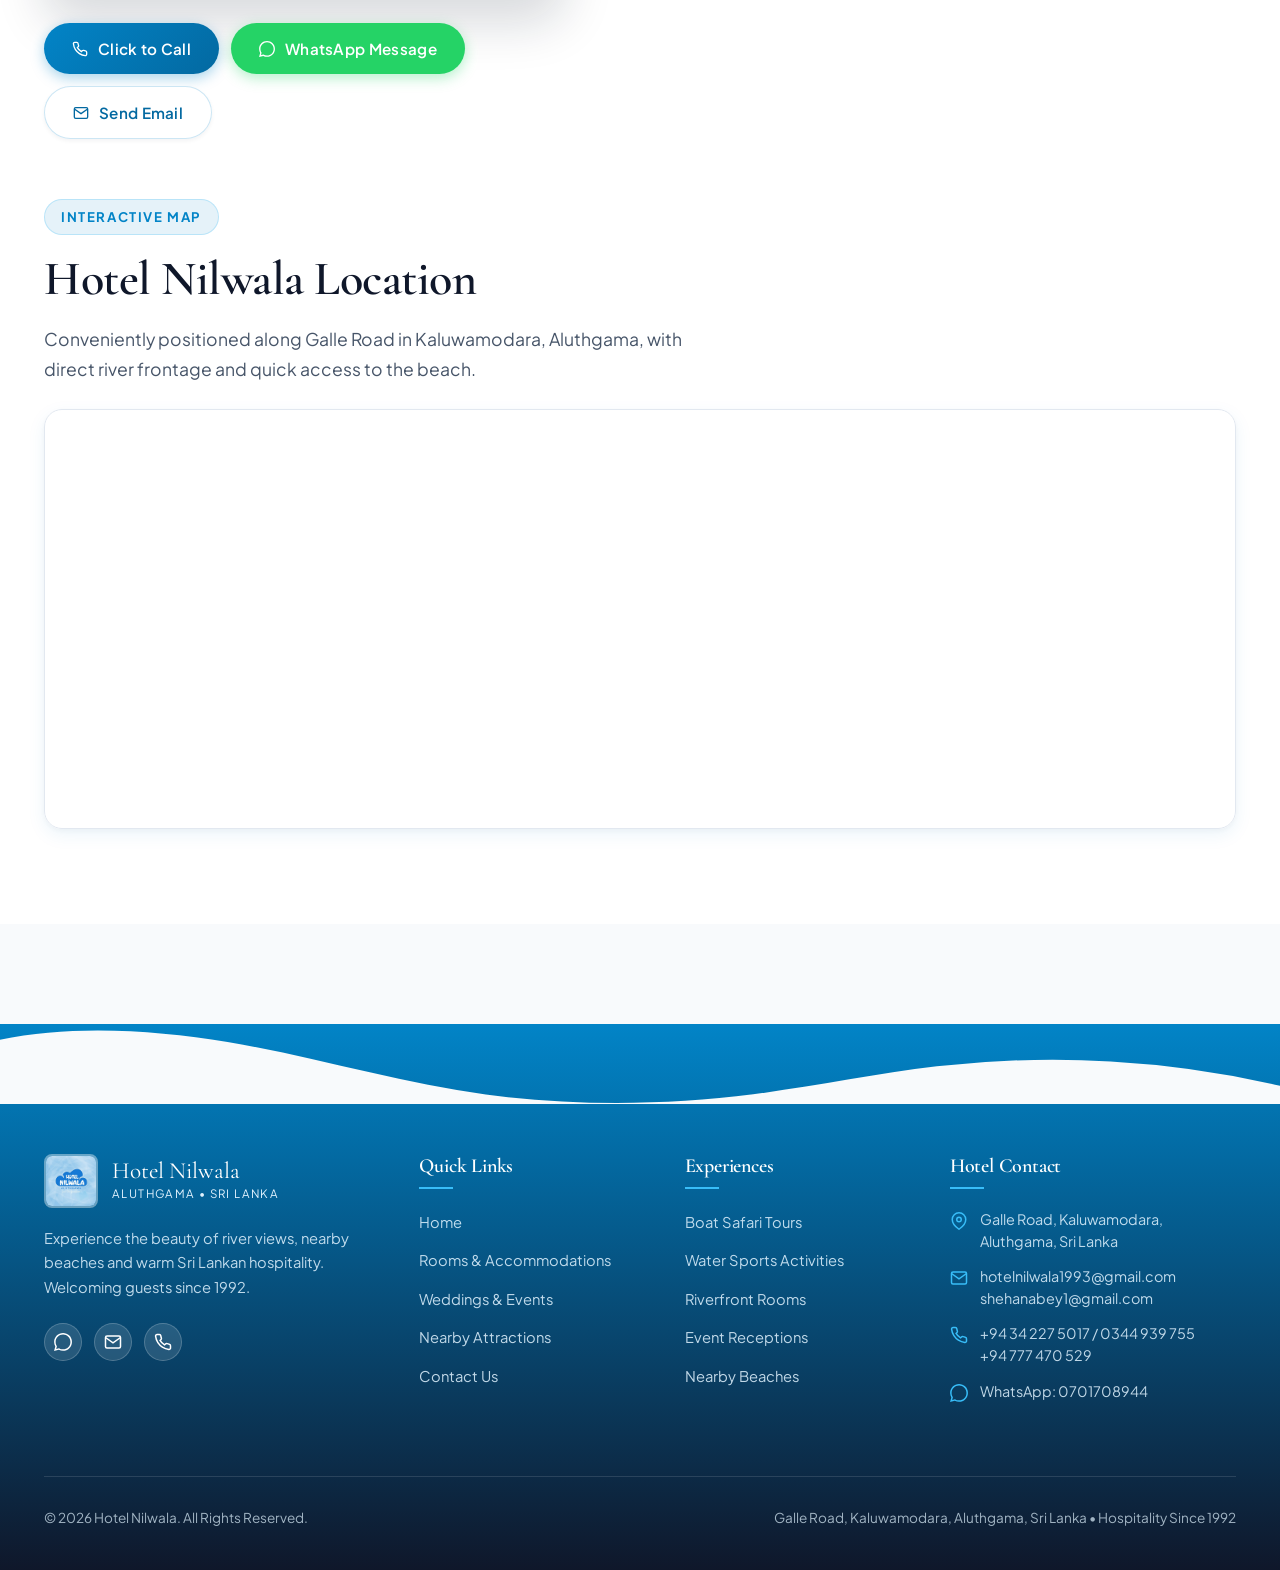
<file: contact.html>
<!DOCTYPE html>
<html lang="en">
<head>
  <meta charset="UTF-8">
  <meta name="viewport" content="width=device-width, initial-scale=1.0">
  <title>Contact Us – Hotel Nilwala | Aluthgama, Sri Lanka</title>
  <meta name="description" content="Contact Hotel Nilwala in Aluthgama, Sri Lanka. Inquire about rooms, river boat safaris, wedding events, and directions. Direct telephone, WhatsApp, email, and Google Maps.">
  <meta name="keywords" content="Contact Hotel Nilwala, Hotel Nilwala phone, Hotel Nilwala WhatsApp, Aluthgama hotel contact, Galle Road Kaluwamodara">

  <!-- Open Graph -->
  <meta property="og:title" content="Contact Hotel Nilwala – Aluthgama, Sri Lanka">
  <meta property="og:description" content="Get in touch for room inquiries, boat safari bookings, and wedding reservations. Hospitality since 1992.">
  <meta property="og:image" content="assets/images/nilwala_property_views_view_1156415679.jpg">
  <meta property="og:type" content="website">

  <!-- Favicon -->
  <link rel="icon" type="image/jpeg" href="assets/logo/hotel-nilwala-logo.jpg">

  <!-- Stylesheets -->
  <link rel="stylesheet" href="css/style.css">
  <link rel="stylesheet" href="css/animations.css">
  <link rel="stylesheet" href="css/responsive.css">
</head>
<body>

  <!-- Top Announcement / Contact Bar -->
  <div class="top-bar">
    <div class="container top-bar-inner">
      <div class="top-bar-left">
        <span class="top-bar-item">
          <svg width="14" height="14" viewBox="0 0 24 24" fill="none" stroke="currentColor" stroke-width="2"><path d="M21 10c0 7-9 13-9 13s-9-6-9-13a9 9 0 0 1 18 0z"></path><circle cx="12" cy="10" r="3"></circle></svg>
          Galle Road, Kaluwamodara, Aluthgama, Sri Lanka
        </span>
        <span class="top-bar-item">
          <svg width="14" height="14" viewBox="0 0 24 24" fill="none" stroke="currentColor" stroke-width="2"><circle cx="12" cy="12" r="10"></circle><polyline points="12 6 12 12 16 14"></polyline></svg>
          Welcoming Guests Since 1992
        </span>
      </div>
      <div class="top-bar-right">
        <a href="tel:+94342275017" class="top-bar-item">
          <svg width="14" height="14" viewBox="0 0 24 24" fill="none" stroke="currentColor" stroke-width="2"><path d="M22 16.92v3a2 2 0 0 1-2.18 2 19.79 19.79 0 0 1-8.63-3.07 19.5 19.5 0 0 1-6-6 19.79 19.79 0 0 1-3.07-8.67A2 2 0 0 1 4.11 2h3a2 2 0 0 1 2 1.72 12.84 12.84 0 0 0 .7 2.81 2 2 0 0 1-.45 2.11L8.09 9.91a16 16 0 0 0 6 6l1.27-1.27a2 2 0 0 1 2.11-.45 12.84 12.84 0 0 0 2.81.7A2 2 0 0 1 22 16.92z"></path></svg>
          +94 34 227 5017
        </a>
        <a href="https://wa.me/94701708944" target="_blank" class="top-bar-item">
          <svg width="14" height="14" viewBox="0 0 24 24" fill="currentColor"><path d="M.057 24l1.687-6.163c-1.041-1.804-1.588-3.849-1.587-5.946.003-6.556 5.338-11.891 11.893-11.891 3.181.001 6.167 1.24 8.413 3.488 2.245 2.248 3.481 5.236 3.48 8.414-.003 6.557-5.338 11.892-11.893 11.892-1.99-.001-3.951-.5-5.688-1.448l-6.305 1.654zm6.597-3.807c1.676.995 3.276 1.591 5.392 1.592 5.448 0 9.886-4.434 9.889-9.885.002-5.462-4.415-9.89-9.881-9.892-5.452 0-9.887 4.434-9.889 9.884-.001 2.225.651 3.891 1.746 5.634l-.999 3.648 3.742-.981z"/></svg>
          WhatsApp: 0701708944
        </a>
      </div>
    </div>
  </div>

  <!-- Sticky Header Navigation -->
  <header class="site-header">
    <div class="container header-nav">
      <!-- Original Official Hotel Nilwala Logo (Left) -->
      <a href="index.html" class="brand-logo" aria-label="Hotel Nilwala Home">
        <img src="assets/logo/hotel-nilwala-logo.jpg" alt="Hotel Nilwala Official Logo" class="brand-logo-img">
        <div class="brand-title-wrap">
          <span class="brand-name">Hotel Nilwala</span>
          <span class="brand-tagline">Aluthgama • Sri Lanka</span>
          <span class="brand-since">Hospitality Since 1992</span>
        </div>
      </a>

      <!-- Navigation Links (Right) -->
      <nav class="nav-menu" aria-label="Primary Navigation">
        <a href="index.html" class="nav-link">Home</a>
        <a href="rooms.html" class="nav-link">Rooms</a>
        <a href="weddings.html" class="nav-link">Weddings & Events</a>
        <a href="attractions.html" class="nav-link">Nearby Attractions</a>
        <a href="contact.html" class="nav-link active">Contact Us</a>
      </nav>

      <!-- Action Buttons -->
      <div class="nav-actions">
        <button type="button" class="btn btn-primary" data-open-modal="bookingModal">
          <svg width="16" height="16" viewBox="0 0 24 24" fill="none" stroke="currentColor" stroke-width="2"><rect x="3" y="4" width="18" height="18" rx="2" ry="2"></rect><line x1="16" y1="2" x2="16" y2="6"></line><line x1="8" y1="2" x2="8" y2="6"></line><line x1="3" y1="10" x2="21" y2="10"></line></svg>
          <span>BOOK NOW</span>
        </button>
        <button class="menu-toggle" aria-label="Toggle navigation menu" aria-expanded="false">
          <span></span><span></span><span></span>
        </button>
      </div>
    </div>
  </header>

  <!-- Page Banner / Hero -->
  <section class="page-hero">
    <!-- Authentic Property River Terrace Photograph (Booking.com Verified) -->
    <div class="page-hero-bg">
      <img src="assets/images/nilwala_property_views_view_1156415679.jpg" alt="Hotel Nilwala Property and River View in Aluthgama">
    </div>
    <div class="container page-hero-content">
      <span class="section-tag light animate-fade-down">Get in Touch</span>
      <h1 class="page-hero-title animate-fade-up">Contact Hotel Nilwala</h1>
      <p class="page-hero-desc animate-fade-up">
        We are here to assist with room reservations, river safari inquiries, wedding celebrations, and travel directions to our waterside property in Aluthgama.
      </p>
    </div>
  </section>

  <!-- Contact Information & Inquiry Form Section -->
  <section class="section section-white">
    <div class="container">
      <div class="contact-grid">
        <!-- Contact Details Column -->
        <div class="contact-info-col reveal-left">
          <span class="section-tag">Direct Communication</span>
          <h2 class="section-title">Reach Our Dedicated Team</h2>
          <p style="color: var(--text-secondary); margin-bottom: 28px; font-size: 0.98rem; line-height: 1.6;">
            Hotel Nilwala has been welcoming travelers since 1992. Reach out via telephone, WhatsApp, or email, or submit the contact inquiry form.
          </p>

          <!-- Contact Cards -->
          <div class="contact-cards-list">
            <!-- Address Card -->
            <div class="contact-info-card">
              <div class="contact-info-icon">
                <svg width="22" height="22" viewBox="0 0 24 24" fill="none" stroke="currentColor" stroke-width="2"><path d="M21 10c0 7-9 13-9 13s-9-6-9-13a9 9 0 0 1 18 0z"></path><circle cx="12" cy="10" r="3"></circle></svg>
              </div>
              <div>
                <h3 class="contact-card-title">Hotel Address</h3>
                <p class="contact-card-val">
                  Hotel Nilwala<br>
                  Galle Road, Kaluwamodara, Aluthgama, Sri Lanka.<br>
                  Postal Code: 80550
                </p>
              </div>
            </div>

            <!-- Telephones Card -->
            <div class="contact-info-card">
              <div class="contact-info-icon">
                <svg width="22" height="22" viewBox="0 0 24 24" fill="none" stroke="currentColor" stroke-width="2"><path d="M22 16.92v3a2 2 0 0 1-2.18 2 19.79 19.79 0 0 1-8.63-3.07 19.5 19.5 0 0 1-6-6 19.79 19.79 0 0 1-3.07-8.67A2 2 0 0 1 4.11 2h3a2 2 0 0 1 2 1.72 12.84 12.84 0 0 0 .7 2.81 2 2 0 0 1-.45 2.11L8.09 9.91a16 16 0 0 0 6 6l1.27-1.27a2 2 0 0 1 2.11-.45 12.84 12.84 0 0 0 2.81.7A2 2 0 0 1 22 16.92z"></path></svg>
              </div>
              <div>
                <h3 class="contact-card-title">Direct Telephones</h3>
                <div class="contact-card-val">
                  <a href="tel:+94342275017">+94 34 227 5017</a><br>
                  <a href="tel:0344939755">0344 939 755</a><br>
                  <a href="tel:+94777470529">+94 777 470 529</a>
                </div>
              </div>
            </div>

            <!-- WhatsApp Card -->
            <div class="contact-info-card">
              <div class="contact-info-icon" style="background: rgba(37, 211, 102, 0.12); color: #25d366;">
                <svg width="22" height="22" viewBox="0 0 24 24" fill="currentColor"><path d="M.057 24l1.687-6.163c-1.041-1.804-1.588-3.849-1.587-5.946.003-6.556 5.338-11.891 11.893-11.891 3.181.001 6.167 1.24 8.413 3.488 2.245 2.248 3.481 5.236 3.48 8.414-.003 6.557-5.338 11.892-11.893 11.892-1.99-.001-3.951-.5-5.688-1.448l-6.305 1.654zm6.597-3.807c1.676.995 3.276 1.591 5.392 1.592 5.448 0 9.886-4.434 9.889-9.885.002-5.462-4.415-9.89-9.881-9.892-5.452 0-9.887 4.434-9.889 9.884-.001 2.225.651 3.891 1.746 5.634l-.999 3.648 3.742-.981z"/></svg>
              </div>
              <div>
                <h3 class="contact-card-title">Official WhatsApp</h3>
                <div class="contact-card-val">
                  <a href="https://wa.me/94701708944" target="_blank" style="font-weight: 600; color: #0284c7;">
                    0701708944 (+94 70 170 8944)
                  </a>
                  <div style="font-size: 0.85rem; color: var(--text-muted); margin-top: 2px;">Instant message and booking inquiries</div>
                </div>
              </div>
            </div>

            <!-- Email Addresses Card -->
            <div class="contact-info-card">
              <div class="contact-info-icon">
                <svg width="22" height="22" viewBox="0 0 24 24" fill="none" stroke="currentColor" stroke-width="2"><path d="M4 4h16c1.1 0 2 .9 2 2v12c0 1.1-.9 2-2 2H4c-1.1 0-2-.9-2-2V6c0-1.1.9-2 2-2z"></path><polyline points="22,6 12,13 2,6"></polyline></svg>
              </div>
              <div>
                <h3 class="contact-card-title">Email Inquiries</h3>
                <div class="contact-card-val">
                  <a href="mailto:hotelnilwala1993@gmail.com">hotelnilwala1993@gmail.com</a><br>
                  <a href="mailto:shehanabey1@gmail.com">shehanabey1@gmail.com</a>
                </div>
              </div>
            </div>
          </div>

          <!-- Quick Action Buttons Row -->
          <div style="display: flex; gap: 12px; margin-top: 24px; flex-wrap: wrap;">
            <a href="tel:+94342275017" class="btn btn-primary">
              <svg width="16" height="16" viewBox="0 0 24 24" fill="none" stroke="currentColor" stroke-width="2"><path d="M22 16.92v3a2 2 0 0 1-2.18 2 19.79 19.79 0 0 1-8.63-3.07 19.5 19.5 0 0 1-6-6 19.79 19.79 0 0 1-3.07-8.67A2 2 0 0 1 4.11 2h3a2 2 0 0 1 2 1.72 12.84 12.84 0 0 0 .7 2.81 2 2 0 0 1-.45 2.11L8.09 9.91a16 16 0 0 0 6 6l1.27-1.27a2 2 0 0 1 2.11-.45 12.84 12.84 0 0 0 2.81.7A2 2 0 0 1 22 16.92z"></path></svg>
              <span>Click to Call</span>
            </a>
            <a href="https://wa.me/94701708944" target="_blank" class="btn btn-whatsapp">
              <svg width="16" height="16" viewBox="0 0 24 24" fill="currentColor"><path d="M.057 24l1.687-6.163c-1.041-1.804-1.588-3.849-1.587-5.946.003-6.556 5.338-11.891 11.893-11.891 3.181.001 6.167 1.24 8.413 3.488 2.245 2.248 3.481 5.236 3.48 8.414-.003 6.557-5.338 11.892-11.893 11.892-1.99-.001-3.951-.5-5.688-1.448l-6.305 1.654zm6.597-3.807c1.676.995 3.276 1.591 5.392 1.592 5.448 0 9.886-4.434 9.889-9.885.002-5.462-4.415-9.89-9.881-9.892-5.452 0-9.887 4.434-9.889 9.884-.001 2.225.651 3.891 1.746 5.634l-.999 3.648 3.742-.981z"/></svg>
              <span>WhatsApp Message</span>
            </a>
            <a href="mailto:hotelnilwala1993@gmail.com" class="btn btn-secondary">
              <svg width="16" height="16" viewBox="0 0 24 24" fill="none" stroke="currentColor" stroke-width="2"><path d="M4 4h16c1.1 0 2 .9 2 2v12c0 1.1-.9 2-2 2H4c-1.1 0-2-.9-2-2V6c0-1.1.9-2 2-2z"></path><polyline points="22,6 12,13 2,6"></polyline></svg>
              <span>Send Email</span>
            </a>
          </div>
        </div>

        <!-- Contact Form Column -->
        <div class="contact-form-col reveal-right">
          <div class="form-card">
            <h3 style="font-size: 1.5rem; margin-bottom: 8px; color: var(--navy-deep);">Send a Message</h3>
            <p style="font-size: 0.92rem; color: var(--text-secondary); margin-bottom: 24px;">
              Fill in your details below. You can send this inquiry directly via WhatsApp or Email.
            </p>

            <form id="contactForm">
              <div class="form-grid">
                <div class="form-group full-width">
                  <label class="form-label" for="cntName">Full Name *</label>
                  <input type="text" id="cntName" name="name" class="form-control" placeholder="e.g. Ruwan Jayasinghe" required>
                </div>

                <div class="form-group">
                  <label class="form-label" for="cntEmail">Email Address *</label>
                  <input type="email" id="cntEmail" name="email" class="form-control" placeholder="e.g. ruwan@example.com" required>
                </div>

                <div class="form-group">
                  <label class="form-label" for="cntPhone">Phone Number *</label>
                  <input type="tel" id="cntPhone" name="phone" class="form-control" placeholder="e.g. +94 77 123 4567" required>
                </div>

                <div class="form-group full-width">
                  <label class="form-label" for="cntSubject">Subject *</label>
                  <input type="text" id="cntSubject" name="subject" class="form-control" placeholder="e.g. Room Reservation / Boat Safari / General Inquiry" required>
                </div>

                <div class="form-group full-width">
                  <label class="form-label" for="cntMessage">Message *</label>
                  <textarea id="cntMessage" name="message" class="form-control" style="min-height: 130px;" placeholder="Write your message, dates, questions or requirements here..." required></textarea>
                </div>

                <div class="form-group full-width" style="margin-top: 8px;">
                  <div class="modal-actions-dual">
                    <button type="button" class="btn btn-whatsapp btn-contact-whatsapp">
                      <svg width="18" height="18" viewBox="0 0 24 24" fill="currentColor"><path d="M.057 24l1.687-6.163c-1.041-1.804-1.588-3.849-1.587-5.946.003-6.556 5.338-11.891 11.893-11.891 3.181.001 6.167 1.24 8.413 3.488 2.245 2.248 3.481 5.236 3.48 8.414-.003 6.557-5.338 11.892-11.893 11.892-1.99-.001-3.951-.5-5.688-1.448l-6.305 1.654zm6.597-3.807c1.676.995 3.276 1.591 5.392 1.592 5.448 0 9.886-4.434 9.889-9.885.002-5.462-4.415-9.89-9.881-9.892-5.452 0-9.887 4.434-9.889 9.884-.001 2.225.651 3.891 1.746 5.634l-.999 3.648 3.742-.981z"/></svg>
                      <span>SEND VIA WHATSAPP</span>
                    </button>
                    <button type="button" class="btn btn-primary btn-contact-email">
                      <svg width="18" height="18" viewBox="0 0 24 24" fill="none" stroke="currentColor" stroke-width="2"><path d="M4 4h16c1.1 0 2 .9 2 2v12c0 1.1-.9 2-2 2H4c-1.1 0-2-.9-2-2V6c0-1.1.9-2 2-2z"></path><polyline points="22,6 12,13 2,6"></polyline></svg>
                      <span>SEND VIA EMAIL</span>
                    </button>
                  </div>
                  <p class="form-note" style="text-align: center; justify-content: center; margin-top: 14px;">
                    Messages are routed securely to hotel management. No fake confirmations are generated.
                  </p>
                </div>
              </div>
            </form>
          </div>
        </div>
      </div>

      <!-- Google Maps Location Section -->
      <div class="map-section reveal" style="margin-top: 60px;">
        <div class="section-header" style="text-align: left; margin-bottom: 24px;">
          <span class="section-tag">Interactive Map</span>
          <h2 class="section-title">Hotel Nilwala Location</h2>
          <p class="section-subtitle" style="margin-left: 0;">
            Conveniently positioned along Galle Road in Kaluwamodara, Aluthgama, with direct river frontage and quick access to the beach.
          </p>
        </div>

        <div class="map-embed-card" style="border-radius: 18px; overflow: hidden; border: 1px solid var(--border-light); box-shadow: var(--shadow-md); height: 420px; position: relative;">
          <iframe 
            title="Hotel Nilwala Aluthgama Google Map Location"
            src="https://www.google.com/maps/embed?pb=!1m18!1m12!1m3!1d3963.268884976451!2d79.9982463750409!3d6.425712593565313!2m3!1f0!2f0!3f0!3m2!1i1024!2i768!4f13.1!3m3!1m2!1s0x3ae22e70e9a28c31%3A0xe5a17686526159c2!2sHotel%20Nilwala!5e0!3m2!1sen!2slk!4v1715000000000!5m2!1sen!2slk" 
            width="100%" 
            height="100%" 
            style="border:0;" 
            allowfullscreen="" 
            loading="lazy" 
            referrerpolicy="no-referrer-when-downgrade">
          </iframe>
        </div>
      </div>
    </div>
  </section>

  <!-- Premium Wavy Footer -->
  <footer class="site-footer">
    <!-- Smooth SVG Wave Upper Edge -->
    <div class="footer-wave">
      <svg data-name="Layer 1" xmlns="http://www.w3.org/2000/svg" viewBox="0 0 1200 120" preserveAspectRatio="none">
        <path d="M321.39,56.44c58-10.79,114.16-30.13,172-41.86,82.39-16.72,168.19-17.73,250.45-.39C823.78,31,906.67,72,985.66,92.83c70.05,18.48,146.53,26.09,214.34,3V0H0V27.35A600.21,600.21,0,0,0,321.39,56.44Z" class="shape-fill"></path>
      </svg>
    </div>

    <div class="container">
      <div class="footer-main">
        <!-- Col 1: Original Logo & Description -->
        <div class="footer-brand">
          <div class="footer-logo-row">
            <img src="assets/logo/hotel-nilwala-logo.jpg" alt="Hotel Nilwala Official Logo" class="footer-logo-img">
            <div>
              <div class="footer-brand-title">Hotel Nilwala</div>
              <div class="footer-brand-tagline">Aluthgama • Sri Lanka</div>
            </div>
          </div>
          <p class="footer-desc">
            Experience the beauty of river views, nearby beaches and warm Sri Lankan hospitality. Welcoming guests since 1992.
          </p>
          <div class="footer-social-links">
            <a href="https://wa.me/94701708944" target="_blank" class="footer-social-btn" aria-label="Chat on WhatsApp">
              <svg width="18" height="18" viewBox="0 0 24 24" fill="currentColor"><path d="M.057 24l1.687-6.163c-1.041-1.804-1.588-3.849-1.587-5.946.003-6.556 5.338-11.891 11.893-11.891 3.181.001 6.167 1.24 8.413 3.488 2.245 2.248 3.481 5.236 3.48 8.414-.003 6.557-5.338 11.892-11.893 11.892-1.99-.001-3.951-.5-5.688-1.448l-6.305 1.654zm6.597-3.807c1.676.995 3.276 1.591 5.392 1.592 5.448 0 9.886-4.434 9.889-9.885.002-5.462-4.415-9.89-9.881-9.892-5.452 0-9.887 4.434-9.889 9.884-.001 2.225.651 3.891 1.746 5.634l-.999 3.648 3.742-.981z"/></svg>
            </a>
            <a href="mailto:hotelnilwala1993@gmail.com" class="footer-social-btn" aria-label="Send an Email">
              <svg width="18" height="18" viewBox="0 0 24 24" fill="none" stroke="currentColor" stroke-width="2"><path d="M4 4h16c1.1 0 2 .9 2 2v12c0 1.1-.9 2-2 2H4c-1.1 0-2-.9-2-2V6c0-1.1.9-2 2-2z"></path><polyline points="22,6 12,13 2,6"></polyline></svg>
            </a>
            <a href="tel:+94342275017" class="footer-social-btn" aria-label="Call Telephone">
              <svg width="18" height="18" viewBox="0 0 24 24" fill="none" stroke="currentColor" stroke-width="2"><path d="M22 16.92v3a2 2 0 0 1-2.18 2 19.79 19.79 0 0 1-8.63-3.07 19.5 19.5 0 0 1-6-6 19.79 19.79 0 0 1-3.07-8.67A2 2 0 0 1 4.11 2h3a2 2 0 0 1 2 1.72 12.84 12.84 0 0 0 .7 2.81 2 2 0 0 1-.45 2.11L8.09 9.91a16 16 0 0 0 6 6l1.27-1.27a2 2 0 0 1 2.11-.45 12.84 12.84 0 0 0 2.81.7A2 2 0 0 1 22 16.92z"></path></svg>
            </a>
          </div>
        </div>

        <!-- Col 2: Quick Links -->
        <div>
          <h4 class="footer-col-title">Quick Links</h4>
          <ul class="footer-links-list">
            <li class="footer-link-item"><a href="index.html">Home</a></li>
            <li class="footer-link-item"><a href="rooms.html">Rooms & Accommodations</a></li>
            <li class="footer-link-item"><a href="weddings.html">Weddings & Events</a></li>
            <li class="footer-link-item"><a href="attractions.html">Nearby Attractions</a></li>
            <li class="footer-link-item"><a href="contact.html">Contact Us</a></li>
          </ul>
        </div>

        <!-- Col 3: Experiences -->
        <div>
          <h4 class="footer-col-title">Experiences</h4>
          <ul class="footer-links-list">
            <li class="footer-link-item"><a href="attractions.html#safari">Boat Safari Tours</a></li>
            <li class="footer-link-item"><a href="attractions.html#watersports">Water Sports Activities</a></li>
            <li class="footer-link-item"><a href="rooms.html">Riverfront Rooms</a></li>
            <li class="footer-link-item"><a href="weddings.html">Event Receptions</a></li>
            <li class="footer-link-item"><a href="attractions.html#beach">Nearby Beaches</a></li>
          </ul>
        </div>

        <!-- Col 4: Contact Information -->
        <div>
          <h4 class="footer-col-title">Hotel Contact</h4>
          <div class="footer-contact-item">
            <svg width="18" height="18" viewBox="0 0 24 24" fill="none" stroke="currentColor" stroke-width="2"><path d="M21 10c0 7-9 13-9 13s-9-6-9-13a9 9 0 0 1 18 0z"></path><circle cx="12" cy="10" r="3"></circle></svg>
            <span>Galle Road, Kaluwamodara, Aluthgama, Sri Lanka</span>
          </div>
          <div class="footer-contact-item">
            <svg width="18" height="18" viewBox="0 0 24 24" fill="none" stroke="currentColor" stroke-width="2"><path d="M4 4h16c1.1 0 2 .9 2 2v12c0 1.1-.9 2-2 2H4c-1.1 0-2-.9-2-2V6c0-1.1.9-2 2-2z"></path><polyline points="22,6 12,13 2,6"></polyline></svg>
            <div>
              <a href="mailto:hotelnilwala1993@gmail.com">hotelnilwala1993@gmail.com</a><br>
              <a href="mailto:shehanabey1@gmail.com">shehanabey1@gmail.com</a>
            </div>
          </div>
          <div class="footer-contact-item">
            <svg width="18" height="18" viewBox="0 0 24 24" fill="none" stroke="currentColor" stroke-width="2"><path d="M22 16.92v3a2 2 0 0 1-2.18 2 19.79 19.79 0 0 1-8.63-3.07 19.5 19.5 0 0 1-6-6 19.79 19.79 0 0 1-3.07-8.67A2 2 0 0 1 4.11 2h3a2 2 0 0 1 2 1.72 12.84 12.84 0 0 0 .7 2.81 2 2 0 0 1-.45 2.11L8.09 9.91a16 16 0 0 0 6 6l1.27-1.27a2 2 0 0 1 2.11-.45 12.84 12.84 0 0 0 2.81.7A2 2 0 0 1 22 16.92z"></path></svg>
            <div>
              <a href="tel:+94342275017">+94 34 227 5017</a> / <a href="tel:0344939755">0344 939 755</a><br>
              <a href="tel:+94777470529">+94 777 470 529</a>
            </div>
          </div>
          <div class="footer-contact-item">
            <svg width="18" height="18" viewBox="0 0 24 24" fill="currentColor"><path d="M.057 24l1.687-6.163c-1.041-1.804-1.588-3.849-1.587-5.946.003-6.556 5.338-11.891 11.893-11.891 3.181.001 6.167 1.24 8.413 3.488 2.245 2.248 3.481 5.236 3.48 8.414-.003 6.557-5.338 11.892-11.893 11.892-1.99-.001-3.951-.5-5.688-1.448l-6.305 1.654zm6.597-3.807c1.676.995 3.276 1.591 5.392 1.592 5.448 0 9.886-4.434 9.889-9.885.002-5.462-4.415-9.89-9.881-9.892-5.452 0-9.887 4.434-9.889 9.884-.001 2.225.651 3.891 1.746 5.634l-.999 3.648 3.742-.981z"/></svg>
            <a href="https://wa.me/94701708944" target="_blank">WhatsApp: 0701708944</a>
          </div>
        </div>
      </div>

      <!-- Footer Bottom -->
      <div class="footer-bottom">
        <div>&copy; 2026 Hotel Nilwala. All Rights Reserved.</div>
        <div>Galle Road, Kaluwamodara, Aluthgama, Sri Lanka • Hospitality Since 1992</div>
      </div>
    </div>
  </footer>

  <!-- Dedicated Booking Inquiry Modal System -->
  <div id="bookingModal" class="modal-overlay" role="dialog" aria-modal="true" aria-labelledby="bookingModalTitle">
    <div class="modal-container">
      <div class="modal-header">
        <h3 id="bookingModalTitle" class="modal-title">Hotel Nilwala Booking Inquiry</h3>
        <button type="button" class="modal-close-btn" data-close-modal aria-label="Close modal">
          <svg width="20" height="20" viewBox="0 0 24 24" fill="none" stroke="currentColor" stroke-width="2"><line x1="18" y1="6" x2="6" y2="18"></line><line x1="6" y1="6" x2="18" y2="18"></line></svg>
        </button>
      </div>

      <div class="modal-body">
        <p style="font-size: 0.92rem; color: var(--text-secondary); margin-bottom: 20px;">
          Send your direct reservation inquiry to our team. We confirm each request with authentic availability and current seasonal rates.
        </p>

        <form class="booking-inquiry-form">
          <div class="form-grid">
            <div class="form-group">
              <label class="form-label" for="modalCheckin">Check-in Date *</label>
              <input type="date" id="modalCheckin" name="checkin" class="form-control" required>
            </div>

            <div class="form-group">
              <label class="form-label" for="modalCheckout">Check-out Date *</label>
              <input type="date" id="modalCheckout" name="checkout" class="form-control" required>
            </div>

            <div class="form-group">
              <label class="form-label" for="modalAdults">Adults *</label>
              <select id="modalAdults" name="adults" class="form-control">
                <option value="1">1 Adult</option>
                <option value="2" selected>2 Adults</option>
                <option value="3">3 Adults</option>
                <option value="4+">4+ Adults</option>
              </select>
            </div>

            <div class="form-group">
              <label class="form-label" for="modalChildren">Children</label>
              <select id="modalChildren" name="children" class="form-control">
                <option value="0" selected>0 Children</option>
                <option value="1">1 Child</option>
                <option value="2">2 Children</option>
                <option value="3+">3+ Children</option>
              </select>
            </div>

            <div class="form-group full-width">
              <label class="form-label" for="modalRoomType">Preferred Room Type *</label>
              <select id="modalRoomType" name="roomType" class="form-control">
                <option value="Deluxe Double Room with Balcony and Sea/River View">Deluxe Double Room with Balcony and Sea/River View</option>
                <option value="Superior Double Room with River View">Superior Double Room with River View</option>
                <option value="Standard Double Room">Standard Double Room</option>
                <option value="Family / Triple Room">Family / Triple Room</option>
                <option value="General Inquiry" selected>General Accommodation Inquiry</option>
                <option value="Boat Safari Inquiry">Boat Safari & River Tour Inquiry</option>
              </select>
            </div>

            <div class="form-group full-width">
              <label class="form-label" for="modalGuestName">Guest Full Name *</label>
              <input type="text" id="modalGuestName" name="guestName" class="form-control" placeholder="e.g. Shehan Silva" required>
            </div>

            <div class="form-group">
              <label class="form-label" for="modalGuestEmail">Email Address *</label>
              <input type="email" id="modalGuestEmail" name="guestEmail" class="form-control" placeholder="e.g. guest@example.com" required>
            </div>

            <div class="form-group">
              <label class="form-label" for="modalGuestPhone">Contact Phone / WhatsApp *</label>
              <input type="tel" id="modalGuestPhone" name="guestPhone" class="form-control" placeholder="e.g. +94 77 123 4567" required>
            </div>

            <div class="form-group full-width">
              <label class="form-label" for="modalSpecialReq">Special Requests or Inquiries</label>
              <textarea id="modalSpecialReq" name="specialRequests" class="form-control" placeholder="Airport transfer, boat safari timing, late check-in, dietary preferences..."></textarea>
            </div>
          </div>

          <!-- Dual Dispatch Action Buttons -->
          <div class="modal-actions-dual">
            <button type="button" class="btn btn-whatsapp btn-submit-whatsapp">
              <svg width="18" height="18" viewBox="0 0 24 24" fill="currentColor"><path d="M.057 24l1.687-6.163c-1.041-1.804-1.588-3.849-1.587-5.946.003-6.556 5.338-11.891 11.893-11.891 3.181.001 6.167 1.24 8.413 3.488 2.245 2.248 3.481 5.236 3.48 8.414-.003 6.557-5.338 11.892-11.893 11.892-1.99-.001-3.951-.5-5.688-1.448l-6.305 1.654zm6.597-3.807c1.676.995 3.276 1.591 5.392 1.592 5.448 0 9.886-4.434 9.889-9.885.002-5.462-4.415-9.89-9.881-9.892-5.452 0-9.887 4.434-9.889 9.884-.001 2.225.651 3.891 1.746 5.634l-.999 3.648 3.742-.981z"/></svg>
              <span>SEND VIA WHATSAPP</span>
            </button>
            <button type="button" class="btn btn-primary btn-submit-email">
              <svg width="18" height="18" viewBox="0 0 24 24" fill="none" stroke="currentColor" stroke-width="2"><path d="M4 4h16c1.1 0 2 .9 2 2v12c0 1.1-.9 2-2 2H4c-1.1 0-2-.9-2-2V6c0-1.1.9-2 2-2z"></path><polyline points="22,6 12,13 2,6"></polyline></svg>
              <span>SEND VIA EMAIL</span>
            </button>
          </div>
          <p class="form-note" style="text-align: center; justify-content: center; margin-top: 14px;">
            Inquiries are delivered directly to hotel management (hotelnilwala1993@gmail.com & WhatsApp: 0701708944).
          </p>
        </form>
      </div>
    </div>
  </div>

  <!-- Floating WhatsApp Quick Button -->
  <a href="https://wa.me/94701708944" target="_blank" class="floating-whatsapp" aria-label="Quick WhatsApp Inquiry with Hotel Nilwala">
    <svg width="30" height="30" viewBox="0 0 24 24" fill="currentColor"><path d="M.057 24l1.687-6.163c-1.041-1.804-1.588-3.849-1.587-5.946.003-6.556 5.338-11.891 11.893-11.891 3.181.001 6.167 1.24 8.413 3.488 2.245 2.248 3.481 5.236 3.48 8.414-.003 6.557-5.338 11.892-11.893 11.892-1.99-.001-3.951-.5-5.688-1.448l-6.305 1.654zm6.597-3.807c1.676.995 3.276 1.591 5.392 1.592 5.448 0 9.886-4.434 9.889-9.885.002-5.462-4.415-9.89-9.881-9.892-5.452 0-9.887 4.434-9.889 9.884-.001 2.225.651 3.891 1.746 5.634l-.999 3.648 3.742-.981z"/></svg>
  </a>

  <!-- JavaScript Files -->
  <script src="js/main.js"></script>
  <script src="js/booking.js"></script>
  <script src="js/chatbot.js"></script>
  <script src="js/reviews.js"></script>
</body>
</html>
</file>
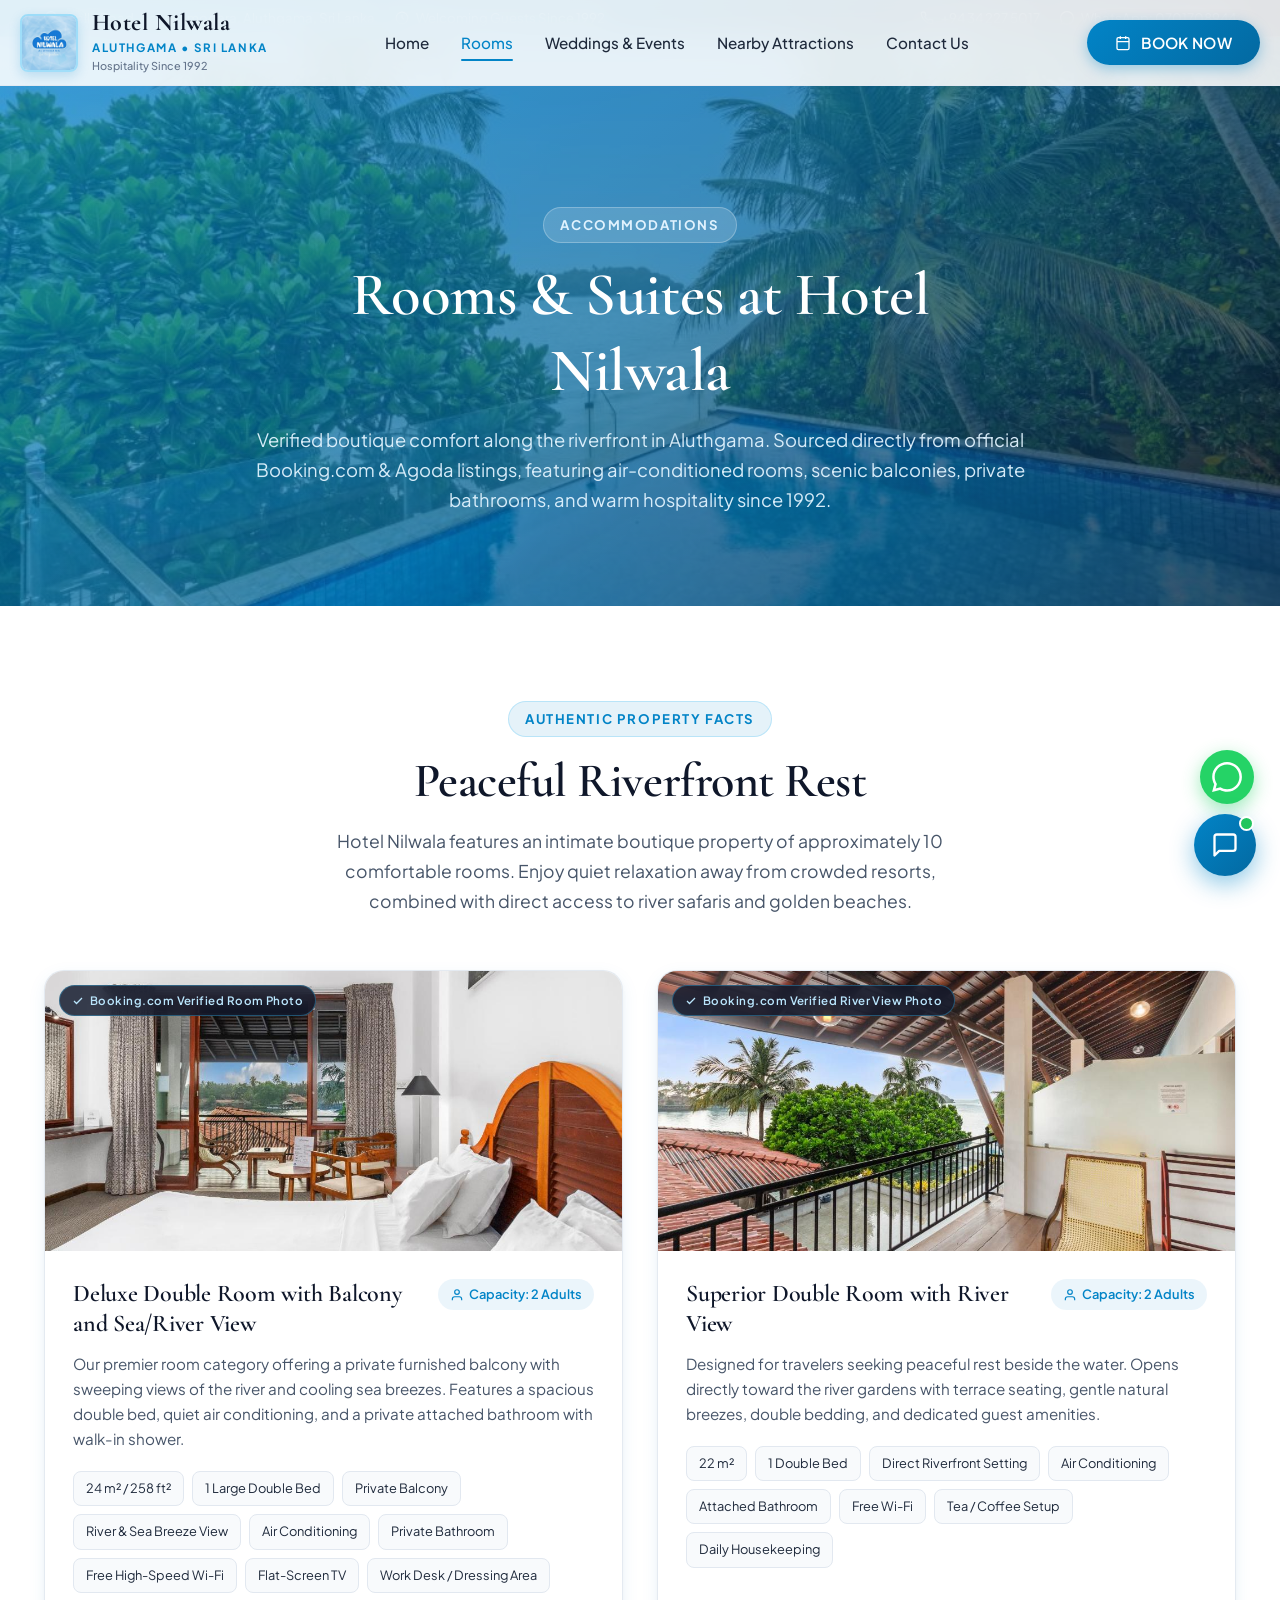
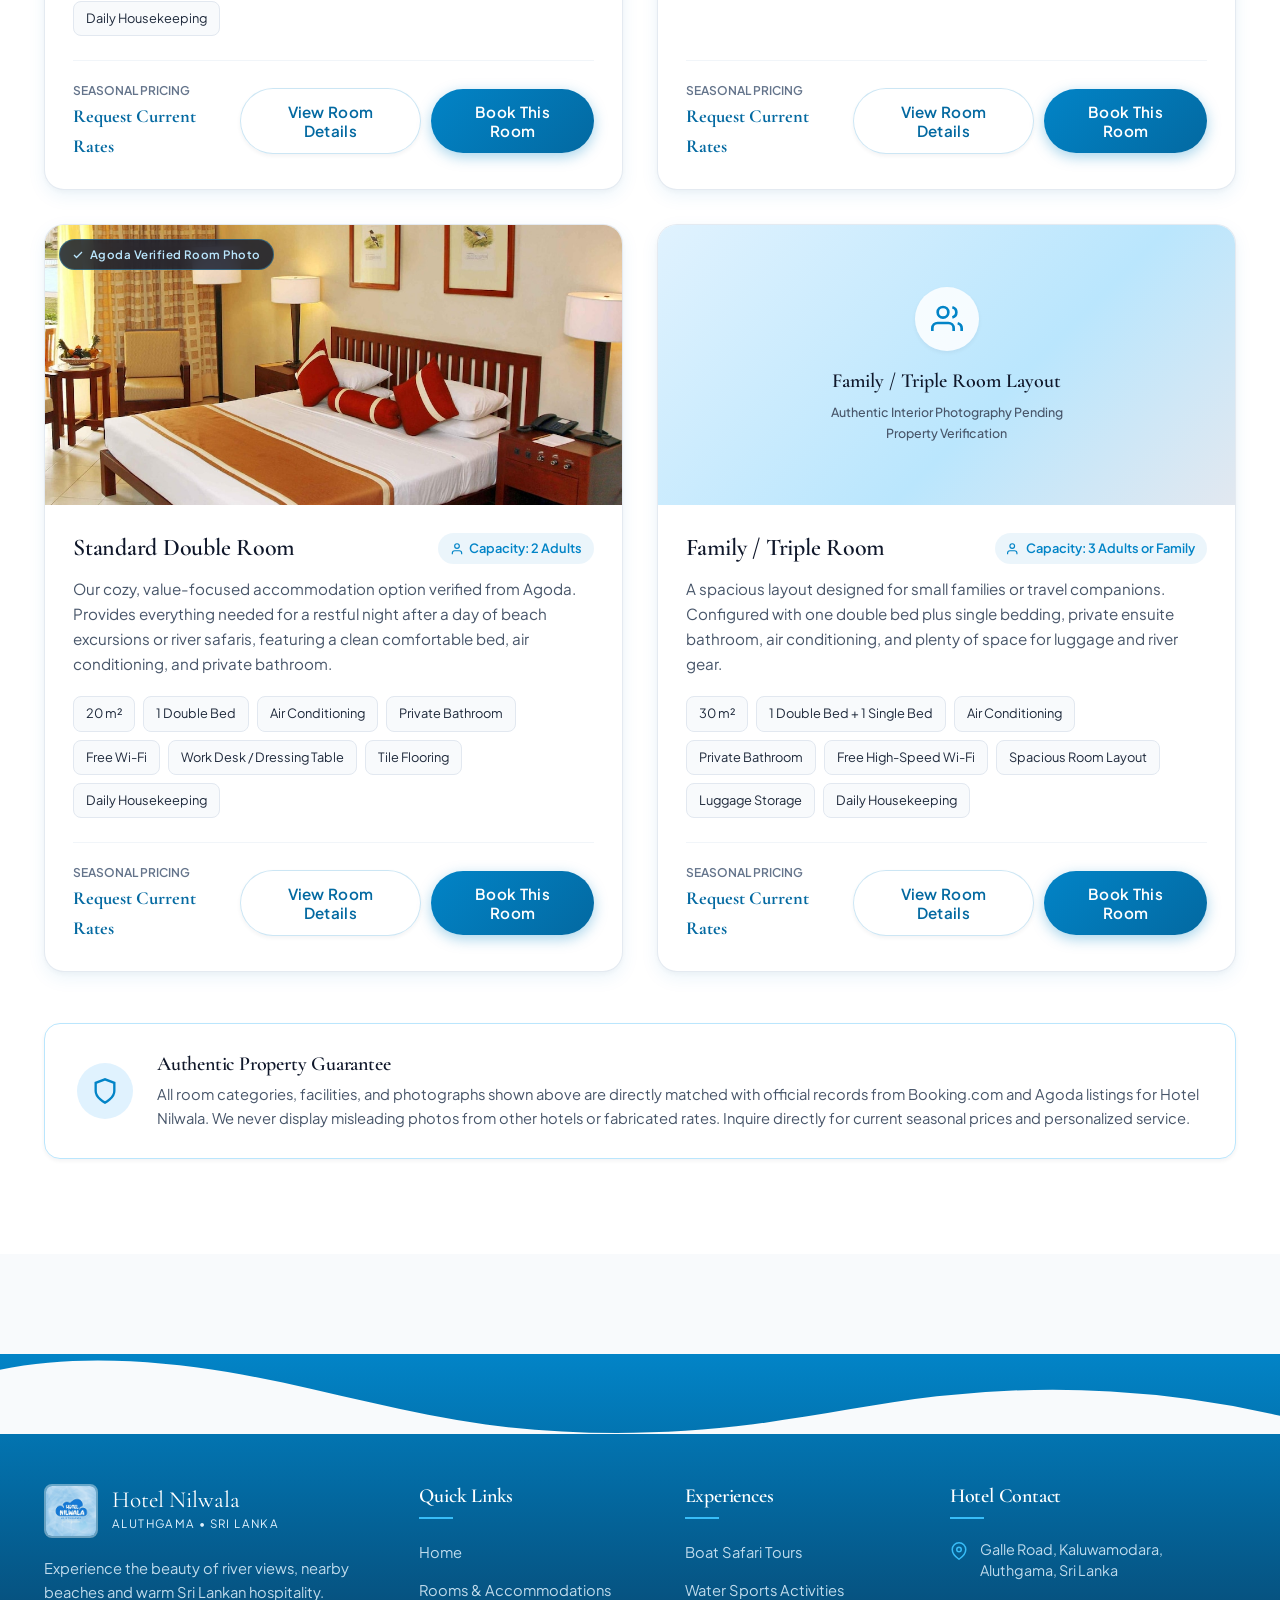
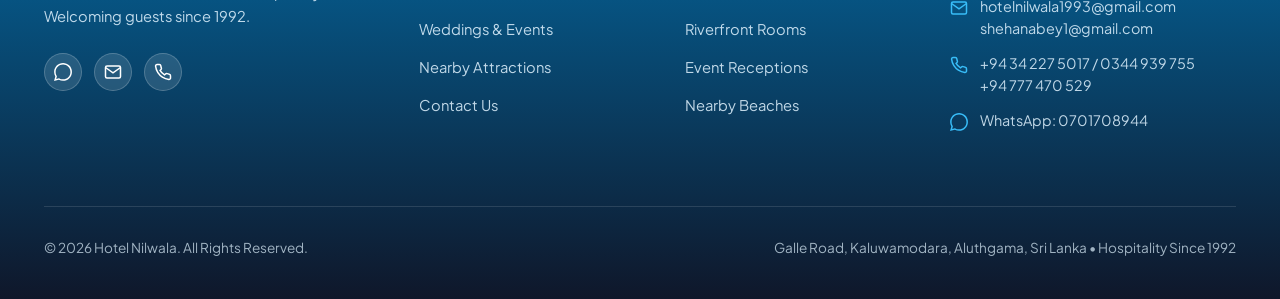
<file: rooms.html>
<!DOCTYPE html>
<html lang="en">
<head>
  <meta charset="UTF-8">
  <meta name="viewport" content="width=device-width, initial-scale=1.0">
  <title>Rooms & Accommodations – Hotel Nilwala | Aluthgama, Sri Lanka</title>
  <meta name="description" content="Explore verified boutique rooms at Hotel Nilwala, Aluthgama, Sri Lanka. Sourced from official Booking.com & Agoda listings. Deluxe Double Rooms with Balconies, river views, air conditioning, and Sri Lankan hospitality since 1992.">
  <meta name="keywords" content="Hotel Nilwala rooms, Aluthgama hotel rooms, Bentota river view rooms, deluxe double room Aluthgama, Kaluwamodara hotel">

  <!-- Open Graph -->
  <meta property="og:title" content="Rooms & Accommodations – Hotel Nilwala, Aluthgama">
  <meta property="og:description" content="Boutique riverfront rooms with air conditioning, private balconies, and warm hospitality since 1992.">
  <meta property="og:image" content="assets/images/nilwala_deluxe_double_632865232.jpg">
  <meta property="og:type" content="website">

  <!-- Favicon -->
  <link rel="icon" type="image/jpeg" href="assets/logo/hotel-nilwala-logo.jpg">

  <!-- Stylesheets -->
  <link rel="stylesheet" href="css/style.css">
  <link rel="stylesheet" href="css/animations.css">
  <link rel="stylesheet" href="css/responsive.css">
</head>
<body>

  <!-- Top Announcement / Contact Bar -->
  <div class="top-bar">
    <div class="container top-bar-inner">
      <div class="top-bar-left">
        <span class="top-bar-item">
          <svg width="14" height="14" viewBox="0 0 24 24" fill="none" stroke="currentColor" stroke-width="2"><path d="M21 10c0 7-9 13-9 13s-9-6-9-13a9 9 0 0 1 18 0z"></path><circle cx="12" cy="10" r="3"></circle></svg>
          Galle Road, Kaluwamodara, Aluthgama, Sri Lanka
        </span>
        <span class="top-bar-item">
          <svg width="14" height="14" viewBox="0 0 24 24" fill="none" stroke="currentColor" stroke-width="2"><circle cx="12" cy="12" r="10"></circle><polyline points="12 6 12 12 16 14"></polyline></svg>
          Welcoming Guests Since 1992
        </span>
      </div>
      <div class="top-bar-right">
        <a href="tel:+94342275017" class="top-bar-item">
          <svg width="14" height="14" viewBox="0 0 24 24" fill="none" stroke="currentColor" stroke-width="2"><path d="M22 16.92v3a2 2 0 0 1-2.18 2 19.79 19.79 0 0 1-8.63-3.07 19.5 19.5 0 0 1-6-6 19.79 19.79 0 0 1-3.07-8.67A2 2 0 0 1 4.11 2h3a2 2 0 0 1 2 1.72 12.84 12.84 0 0 0 .7 2.81 2 2 0 0 1-.45 2.11L8.09 9.91a16 16 0 0 0 6 6l1.27-1.27a2 2 0 0 1 2.11-.45 12.84 12.84 0 0 0 2.81.7A2 2 0 0 1 22 16.92z"></path></svg>
          +94 34 227 5017
        </a>
        <a href="https://wa.me/94701708944" target="_blank" class="top-bar-item">
          <svg width="14" height="14" viewBox="0 0 24 24" fill="currentColor"><path d="M.057 24l1.687-6.163c-1.041-1.804-1.588-3.849-1.587-5.946.003-6.556 5.338-11.891 11.893-11.891 3.181.001 6.167 1.24 8.413 3.488 2.245 2.248 3.481 5.236 3.48 8.414-.003 6.557-5.338 11.892-11.893 11.892-1.99-.001-3.951-.5-5.688-1.448l-6.305 1.654zm6.597-3.807c1.676.995 3.276 1.591 5.392 1.592 5.448 0 9.886-4.434 9.889-9.885.002-5.462-4.415-9.89-9.881-9.892-5.452 0-9.887 4.434-9.889 9.884-.001 2.225.651 3.891 1.746 5.634l-.999 3.648 3.742-.981z"/></svg>
          WhatsApp: 0701708944
        </a>
      </div>
    </div>
  </div>

  <!-- Sticky Header Navigation -->
  <header class="site-header">
    <div class="container header-nav">
      <!-- Original Official Hotel Nilwala Logo (Left) -->
      <a href="index.html" class="brand-logo" aria-label="Hotel Nilwala Home">
        <img src="assets/logo/hotel-nilwala-logo.jpg" alt="Hotel Nilwala Official Logo" class="brand-logo-img">
        <div class="brand-title-wrap">
          <span class="brand-name">Hotel Nilwala</span>
          <span class="brand-tagline">Aluthgama • Sri Lanka</span>
          <span class="brand-since">Hospitality Since 1992</span>
        </div>
      </a>

      <!-- Navigation Links (Right) -->
      <nav class="nav-menu" aria-label="Primary Navigation">
        <a href="index.html" class="nav-link">Home</a>
        <a href="rooms.html" class="nav-link active">Rooms</a>
        <a href="weddings.html" class="nav-link">Weddings & Events</a>
        <a href="attractions.html" class="nav-link">Nearby Attractions</a>
        <a href="contact.html" class="nav-link">Contact Us</a>
      </nav>

      <!-- Action Buttons -->
      <div class="nav-actions">
        <button type="button" class="btn btn-primary" data-open-modal="bookingModal">
          <svg width="16" height="16" viewBox="0 0 24 24" fill="none" stroke="currentColor" stroke-width="2"><rect x="3" y="4" width="18" height="18" rx="2" ry="2"></rect><line x1="16" y1="2" x2="16" y2="6"></line><line x1="8" y1="2" x2="8" y2="6"></line><line x1="3" y1="10" x2="21" y2="10"></line></svg>
          <span>BOOK NOW</span>
        </button>
        <button class="menu-toggle" aria-label="Toggle navigation menu" aria-expanded="false">
          <span></span><span></span><span></span>
        </button>
      </div>
    </div>
  </header>

  <!-- Page Banner / Hero -->
  <section class="page-hero">
    <!-- Authentic Hotel Nilwala River Grounds Photograph (Booking.com Verified) -->
    <div class="page-hero-bg">
      <img src="assets/images/nilwala_facilities_surrounding_environment_1156415683.jpg" alt="Hotel Nilwala Property Grounds and Accommodations">
    </div>
    <div class="container page-hero-content">
      <span class="section-tag light animate-fade-down">Accommodations</span>
      <h1 class="page-hero-title animate-fade-up">Rooms & Suites at Hotel Nilwala</h1>
      <p class="page-hero-desc animate-fade-up">
        Verified boutique comfort along the riverfront in Aluthgama. Sourced directly from official Booking.com & Agoda listings, featuring air-conditioned rooms, scenic balconies, private bathrooms, and warm hospitality since 1992.
      </p>
    </div>
  </section>

  <!-- Accommodation Information Intro -->
  <section class="section section-white">
    <div class="container">
      <div class="section-header reveal">
        <span class="section-tag">Authentic Property Facts</span>
        <h2 class="section-title">Peaceful Riverfront Rest</h2>
        <p class="section-subtitle">
          Hotel Nilwala features an intimate boutique property of approximately 10 comfortable rooms. Enjoy quiet relaxation away from crowded resorts, combined with direct access to river safaris and golden beaches.
        </p>
      </div>

      <!-- Rooms Grid -->
      <div class="rooms-grid">
        <!-- Room Category 1: Deluxe Double Room with Balcony and Sea/River View -->
        <div class="room-card reveal" id="deluxe-double">
          <div class="room-media">
            <span class="photo-auth-badge">
              <svg width="12" height="12" viewBox="0 0 24 24" fill="none" stroke="currentColor" stroke-width="2.5"><polyline points="20 6 9 17 4 12"></polyline></svg>
              Booking.com Verified Room Photo
            </span>
            <img src="assets/images/nilwala_deluxe_double_632865232.jpg" alt="Deluxe Double Room Bed and Interior Hotel Nilwala">
          </div>
          <div class="room-body">
            <div class="room-header">
              <h3 class="room-name">Deluxe Double Room with Balcony and Sea/River View</h3>
              <span class="room-capacity-badge">
                <svg width="14" height="14" viewBox="0 0 24 24" fill="none" stroke="currentColor" stroke-width="2"><path d="M20 21v-2a4 4 0 0 0-4-4H8a4 4 0 0 0-4 4v2"></path><circle cx="12" cy="7" r="4"></circle></svg>
                Capacity: 2 Adults
              </span>
            </div>
            <p class="room-description">
              Our premier room category offering a private furnished balcony with sweeping views of the river and cooling sea breezes. Features a spacious double bed, quiet air conditioning, and a private attached bathroom with walk-in shower.
            </p>
            <div class="room-amenities-list">
              <span class="room-amenity-tag">24 m² / 258 ft²</span>
              <span class="room-amenity-tag">1 Large Double Bed</span>
              <span class="room-amenity-tag">Private Balcony</span>
              <span class="room-amenity-tag">River & Sea Breeze View</span>
              <span class="room-amenity-tag">Air Conditioning</span>
              <span class="room-amenity-tag">Private Bathroom</span>
              <span class="room-amenity-tag">Free High-Speed Wi-Fi</span>
              <span class="room-amenity-tag">Flat-Screen TV</span>
              <span class="room-amenity-tag">Work Desk / Dressing Area</span>
              <span class="room-amenity-tag">Daily Housekeeping</span>
            </div>
            <div class="room-footer">
              <div class="room-rate-info">
                <span class="room-rate-label">Seasonal Pricing</span>
                <span class="room-rate-value">Request Current Rates</span>
              </div>
              <div class="room-actions">
                <button type="button" class="btn btn-secondary" data-open-room-details="deluxe-double">
                  View Room Details
                </button>
                <button type="button" class="btn btn-primary" data-open-modal="bookingModal" data-room-type="Deluxe Double Room with Balcony and Sea/River View">
                  Book This Room
                </button>
              </div>
            </div>
          </div>
        </div>

        <!-- Room Category 2: Superior Double Room with River View -->
        <div class="room-card reveal" id="superior-double">
          <div class="room-media">
            <span class="photo-auth-badge">
              <svg width="12" height="12" viewBox="0 0 24 24" fill="none" stroke="currentColor" stroke-width="2.5"><polyline points="20 6 9 17 4 12"></polyline></svg>
              Booking.com Verified River View Photo
            </span>
            <img src="assets/images/nilwala_deluxe_double_632865268.jpg" alt="Superior Double Room River View Hotel Nilwala">
          </div>
          <div class="room-body">
            <div class="room-header">
              <h3 class="room-name">Superior Double Room with River View</h3>
              <span class="room-capacity-badge">
                <svg width="14" height="14" viewBox="0 0 24 24" fill="none" stroke="currentColor" stroke-width="2"><path d="M20 21v-2a4 4 0 0 0-4-4H8a4 4 0 0 0-4 4v2"></path><circle cx="12" cy="7" r="4"></circle></svg>
                Capacity: 2 Adults
              </span>
            </div>
            <p class="room-description">
              Designed for travelers seeking peaceful rest beside the water. Opens directly toward the river gardens with terrace seating, gentle natural breezes, double bedding, and dedicated guest amenities.
            </p>
            <div class="room-amenities-list">
              <span class="room-amenity-tag">22 m²</span>
              <span class="room-amenity-tag">1 Double Bed</span>
              <span class="room-amenity-tag">Direct Riverfront Setting</span>
              <span class="room-amenity-tag">Air Conditioning</span>
              <span class="room-amenity-tag">Attached Bathroom</span>
              <span class="room-amenity-tag">Free Wi-Fi</span>
              <span class="room-amenity-tag">Tea / Coffee Setup</span>
              <span class="room-amenity-tag">Daily Housekeeping</span>
            </div>
            <div class="room-footer">
              <div class="room-rate-info">
                <span class="room-rate-label">Seasonal Pricing</span>
                <span class="room-rate-value">Request Current Rates</span>
              </div>
              <div class="room-actions">
                <button type="button" class="btn btn-secondary" data-open-room-details="superior-double">
                  View Room Details
                </button>
                <button type="button" class="btn btn-primary" data-open-modal="bookingModal" data-room-type="Superior Double Room with River View">
                  Book This Room
                </button>
              </div>
            </div>
          </div>
        </div>

        <!-- Room Category 3: Standard Double Room (Agoda Listing Photo) -->
        <div class="room-card reveal" id="standard-double">
          <div class="room-media">
            <span class="photo-auth-badge">
              <svg width="12" height="12" viewBox="0 0 24 24" fill="none" stroke="currentColor" stroke-width="2.5"><polyline points="20 6 9 17 4 12"></polyline></svg>
              Agoda Verified Room Photo
            </span>
            <img src="assets/images/nilwala_rooms_view_21107468.jpg" alt="Standard Double Room Hotel Nilwala Agoda Listing">
          </div>
          <div class="room-body">
            <div class="room-header">
              <h3 class="room-name">Standard Double Room</h3>
              <span class="room-capacity-badge">
                <svg width="14" height="14" viewBox="0 0 24 24" fill="none" stroke="currentColor" stroke-width="2"><path d="M20 21v-2a4 4 0 0 0-4-4H8a4 4 0 0 0-4 4v2"></path><circle cx="12" cy="7" r="4"></circle></svg>
                Capacity: 2 Adults
              </span>
            </div>
            <p class="room-description">
              Our cozy, value-focused accommodation option verified from Agoda. Provides everything needed for a restful night after a day of beach excursions or river safaris, featuring a clean comfortable bed, air conditioning, and private bathroom.
            </p>
            <div class="room-amenities-list">
              <span class="room-amenity-tag">20 m²</span>
              <span class="room-amenity-tag">1 Double Bed</span>
              <span class="room-amenity-tag">Air Conditioning</span>
              <span class="room-amenity-tag">Private Bathroom</span>
              <span class="room-amenity-tag">Free Wi-Fi</span>
              <span class="room-amenity-tag">Work Desk / Dressing Table</span>
              <span class="room-amenity-tag">Tile Flooring</span>
              <span class="room-amenity-tag">Daily Housekeeping</span>
            </div>
            <div class="room-footer">
              <div class="room-rate-info">
                <span class="room-rate-label">Seasonal Pricing</span>
                <span class="room-rate-value">Request Current Rates</span>
              </div>
              <div class="room-actions">
                <button type="button" class="btn btn-secondary" data-open-room-details="standard-double">
                  View Room Details
                </button>
                <button type="button" class="btn btn-primary" data-open-modal="bookingModal" data-room-type="Standard Double Room">
                  Book This Room
                </button>
              </div>
            </div>
          </div>
        </div>

        <!-- Room Category 4: Family / Triple Room (Clean Luxury Placeholder) -->
        <div class="room-card reveal" id="family-room">
          <div class="room-media">
            <div class="room-placeholder">
              <div class="room-placeholder-icon">
                <svg width="32" height="32" viewBox="0 0 24 24" fill="none" stroke="currentColor" stroke-width="2"><path d="M17 21v-2a4 4 0 0 0-4-4H5a4 4 0 0 0-4 4v2"></path><circle cx="9" cy="7" r="4"></circle><path d="M23 21v-2a4 4 0 0 0-3-3.87"></path><path d="M16 3.13a4 4 0 0 1 0 7.75"></path></svg>
              </div>
              <div class="room-placeholder-title">Family / Triple Room Layout</div>
              <div class="room-placeholder-note">Authentic Interior Photography Pending Property Verification</div>
            </div>
          </div>
          <div class="room-body">
            <div class="room-header">
              <h3 class="room-name">Family / Triple Room</h3>
              <span class="room-capacity-badge">
                <svg width="14" height="14" viewBox="0 0 24 24" fill="none" stroke="currentColor" stroke-width="2"><path d="M17 21v-2a4 4 0 0 0-4-4H5a4 4 0 0 0-4 4v2"></path><circle cx="9" cy="7" r="4"></circle></svg>
                Capacity: 3 Adults or Family
              </span>
            </div>
            <p class="room-description">
              A spacious layout designed for small families or travel companions. Configured with one double bed plus single bedding, private ensuite bathroom, air conditioning, and plenty of space for luggage and river gear.
            </p>
            <div class="room-amenities-list">
              <span class="room-amenity-tag">30 m²</span>
              <span class="room-amenity-tag">1 Double Bed + 1 Single Bed</span>
              <span class="room-amenity-tag">Air Conditioning</span>
              <span class="room-amenity-tag">Private Bathroom</span>
              <span class="room-amenity-tag">Free High-Speed Wi-Fi</span>
              <span class="room-amenity-tag">Spacious Room Layout</span>
              <span class="room-amenity-tag">Luggage Storage</span>
              <span class="room-amenity-tag">Daily Housekeeping</span>
            </div>
            <div class="room-footer">
              <div class="room-rate-info">
                <span class="room-rate-label">Seasonal Pricing</span>
                <span class="room-rate-value">Request Current Rates</span>
              </div>
              <div class="room-actions">
                <button type="button" class="btn btn-secondary" data-open-room-details="family-room">
                  View Room Details
                </button>
                <button type="button" class="btn btn-primary" data-open-modal="bookingModal" data-room-type="Family / Triple Room">
                  Book This Room
                </button>
              </div>
            </div>
          </div>
        </div>
      </div>

      <!-- Verified Accommodation Assurance Box -->
      <div class="info-banner-card reveal" style="margin-top: 50px; background: #ffffff; border: 1px solid var(--border-ocean); border-radius: 16px; padding: 28px 32px; display: flex; align-items: center; gap: 24px; box-shadow: var(--shadow-sm);">
        <div style="flex-shrink: 0; width: 56px; height: 56px; border-radius: 50%; background: var(--primary-light); color: var(--primary); display: flex; align-items: center; justify-content: center;">
          <svg width="28" height="28" viewBox="0 0 24 24" fill="none" stroke="currentColor" stroke-width="2"><path d="M12 22s8-4 8-10V5l-8-3-8 3v7c0 6 8 10 8 10z"></path></svg>
        </div>
        <div>
          <h3 style="font-size: 1.25rem; color: var(--navy-deep); margin-bottom: 6px;">Authentic Property Guarantee</h3>
          <p style="font-size: 0.92rem; color: var(--text-secondary); margin: 0; line-height: 1.6;">
            All room categories, facilities, and photographs shown above are directly matched with official records from Booking.com and Agoda listings for Hotel Nilwala. We never display misleading photos from other hotels or fabricated rates. Inquire directly for current seasonal prices and personalized service.
          </p>
        </div>
      </div>
    </div>
  </section>

  <!-- Premium Wavy Footer -->
  <footer class="site-footer">
    <!-- Smooth SVG Wave Upper Edge -->
    <div class="footer-wave">
      <svg data-name="Layer 1" xmlns="http://www.w3.org/2000/svg" viewBox="0 0 1200 120" preserveAspectRatio="none">
        <path d="M321.39,56.44c58-10.79,114.16-30.13,172-41.86,82.39-16.72,168.19-17.73,250.45-.39C823.78,31,906.67,72,985.66,92.83c70.05,18.48,146.53,26.09,214.34,3V0H0V27.35A600.21,600.21,0,0,0,321.39,56.44Z" class="shape-fill"></path>
      </svg>
    </div>

    <div class="container">
      <div class="footer-main">
        <!-- Col 1: Original Logo & Description -->
        <div class="footer-brand">
          <div class="footer-logo-row">
            <img src="assets/logo/hotel-nilwala-logo.jpg" alt="Hotel Nilwala Official Logo" class="footer-logo-img">
            <div>
              <div class="footer-brand-title">Hotel Nilwala</div>
              <div class="footer-brand-tagline">Aluthgama • Sri Lanka</div>
            </div>
          </div>
          <p class="footer-desc">
            Experience the beauty of river views, nearby beaches and warm Sri Lankan hospitality. Welcoming guests since 1992.
          </p>
          <div class="footer-social-links">
            <a href="https://wa.me/94701708944" target="_blank" class="footer-social-btn" aria-label="Chat on WhatsApp">
              <svg width="18" height="18" viewBox="0 0 24 24" fill="currentColor"><path d="M.057 24l1.687-6.163c-1.041-1.804-1.588-3.849-1.587-5.946.003-6.556 5.338-11.891 11.893-11.891 3.181.001 6.167 1.24 8.413 3.488 2.245 2.248 3.481 5.236 3.48 8.414-.003 6.557-5.338 11.892-11.893 11.892-1.99-.001-3.951-.5-5.688-1.448l-6.305 1.654zm6.597-3.807c1.676.995 3.276 1.591 5.392 1.592 5.448 0 9.886-4.434 9.889-9.885.002-5.462-4.415-9.89-9.881-9.892-5.452 0-9.887 4.434-9.889 9.884-.001 2.225.651 3.891 1.746 5.634l-.999 3.648 3.742-.981z"/></svg>
            </a>
            <a href="mailto:hotelnilwala1993@gmail.com" class="footer-social-btn" aria-label="Send an Email">
              <svg width="18" height="18" viewBox="0 0 24 24" fill="none" stroke="currentColor" stroke-width="2"><path d="M4 4h16c1.1 0 2 .9 2 2v12c0 1.1-.9 2-2 2H4c-1.1 0-2-.9-2-2V6c0-1.1.9-2 2-2z"></path><polyline points="22,6 12,13 2,6"></polyline></svg>
            </a>
            <a href="tel:+94342275017" class="footer-social-btn" aria-label="Call Telephone">
              <svg width="18" height="18" viewBox="0 0 24 24" fill="none" stroke="currentColor" stroke-width="2"><path d="M22 16.92v3a2 2 0 0 1-2.18 2 19.79 19.79 0 0 1-8.63-3.07 19.5 19.5 0 0 1-6-6 19.79 19.79 0 0 1-3.07-8.67A2 2 0 0 1 4.11 2h3a2 2 0 0 1 2 1.72 12.84 12.84 0 0 0 .7 2.81 2 2 0 0 1-.45 2.11L8.09 9.91a16 16 0 0 0 6 6l1.27-1.27a2 2 0 0 1 2.11-.45 12.84 12.84 0 0 0 2.81.7A2 2 0 0 1 22 16.92z"></path></svg>
            </a>
          </div>
        </div>

        <!-- Col 2: Quick Links -->
        <div>
          <h4 class="footer-col-title">Quick Links</h4>
          <ul class="footer-links-list">
            <li class="footer-link-item"><a href="index.html">Home</a></li>
            <li class="footer-link-item"><a href="rooms.html">Rooms & Accommodations</a></li>
            <li class="footer-link-item"><a href="weddings.html">Weddings & Events</a></li>
            <li class="footer-link-item"><a href="attractions.html">Nearby Attractions</a></li>
            <li class="footer-link-item"><a href="contact.html">Contact Us</a></li>
          </ul>
        </div>

        <!-- Col 3: Experiences -->
        <div>
          <h4 class="footer-col-title">Experiences</h4>
          <ul class="footer-links-list">
            <li class="footer-link-item"><a href="attractions.html#safari">Boat Safari Tours</a></li>
            <li class="footer-link-item"><a href="attractions.html#watersports">Water Sports Activities</a></li>
            <li class="footer-link-item"><a href="rooms.html">Riverfront Rooms</a></li>
            <li class="footer-link-item"><a href="weddings.html">Event Receptions</a></li>
            <li class="footer-link-item"><a href="attractions.html#beach">Nearby Beaches</a></li>
          </ul>
        </div>

        <!-- Col 4: Contact Information -->
        <div>
          <h4 class="footer-col-title">Hotel Contact</h4>
          <div class="footer-contact-item">
            <svg width="18" height="18" viewBox="0 0 24 24" fill="none" stroke="currentColor" stroke-width="2"><path d="M21 10c0 7-9 13-9 13s-9-6-9-13a9 9 0 0 1 18 0z"></path><circle cx="12" cy="10" r="3"></circle></svg>
            <span>Galle Road, Kaluwamodara, Aluthgama, Sri Lanka</span>
          </div>
          <div class="footer-contact-item">
            <svg width="18" height="18" viewBox="0 0 24 24" fill="none" stroke="currentColor" stroke-width="2"><path d="M4 4h16c1.1 0 2 .9 2 2v12c0 1.1-.9 2-2 2H4c-1.1 0-2-.9-2-2V6c0-1.1.9-2 2-2z"></path><polyline points="22,6 12,13 2,6"></polyline></svg>
            <div>
              <a href="mailto:hotelnilwala1993@gmail.com">hotelnilwala1993@gmail.com</a><br>
              <a href="mailto:shehanabey1@gmail.com">shehanabey1@gmail.com</a>
            </div>
          </div>
          <div class="footer-contact-item">
            <svg width="18" height="18" viewBox="0 0 24 24" fill="none" stroke="currentColor" stroke-width="2"><path d="M22 16.92v3a2 2 0 0 1-2.18 2 19.79 19.79 0 0 1-8.63-3.07 19.5 19.5 0 0 1-6-6 19.79 19.79 0 0 1-3.07-8.67A2 2 0 0 1 4.11 2h3a2 2 0 0 1 2 1.72 12.84 12.84 0 0 0 .7 2.81 2 2 0 0 1-.45 2.11L8.09 9.91a16 16 0 0 0 6 6l1.27-1.27a2 2 0 0 1 2.11-.45 12.84 12.84 0 0 0 2.81.7A2 2 0 0 1 22 16.92z"></path></svg>
            <div>
              <a href="tel:+94342275017">+94 34 227 5017</a> / <a href="tel:0344939755">0344 939 755</a><br>
              <a href="tel:+94777470529">+94 777 470 529</a>
            </div>
          </div>
          <div class="footer-contact-item">
            <svg width="18" height="18" viewBox="0 0 24 24" fill="currentColor"><path d="M.057 24l1.687-6.163c-1.041-1.804-1.588-3.849-1.587-5.946.003-6.556 5.338-11.891 11.893-11.891 3.181.001 6.167 1.24 8.413 3.488 2.245 2.248 3.481 5.236 3.48 8.414-.003 6.557-5.338 11.892-11.893 11.892-1.99-.001-3.951-.5-5.688-1.448l-6.305 1.654zm6.597-3.807c1.676.995 3.276 1.591 5.392 1.592 5.448 0 9.886-4.434 9.889-9.885.002-5.462-4.415-9.89-9.881-9.892-5.452 0-9.887 4.434-9.889 9.884-.001 2.225.651 3.891 1.746 5.634l-.999 3.648 3.742-.981z"/></svg>
            <a href="https://wa.me/94701708944" target="_blank">WhatsApp: 0701708944</a>
          </div>
        </div>
      </div>

      <!-- Footer Bottom -->
      <div class="footer-bottom">
        <div>&copy; 2026 Hotel Nilwala. All Rights Reserved.</div>
        <div>Galle Road, Kaluwamodara, Aluthgama, Sri Lanka • Hospitality Since 1992</div>
      </div>
    </div>
  </footer>

  <!-- Dedicated Booking Inquiry Modal System -->
  <div id="bookingModal" class="modal-overlay" role="dialog" aria-modal="true" aria-labelledby="bookingModalTitle">
    <div class="modal-container">
      <div class="modal-header">
        <h3 id="bookingModalTitle" class="modal-title">Hotel Nilwala Booking Inquiry</h3>
        <button type="button" class="modal-close-btn" data-close-modal aria-label="Close modal">
          <svg width="20" height="20" viewBox="0 0 24 24" fill="none" stroke="currentColor" stroke-width="2"><line x1="18" y1="6" x2="6" y2="18"></line><line x1="6" y1="6" x2="18" y2="18"></line></svg>
        </button>
      </div>

      <div class="modal-body">
        <p style="font-size: 0.92rem; color: var(--text-secondary); margin-bottom: 20px;">
          Send your direct reservation inquiry to our team. We confirm each request with authentic availability and current seasonal rates.
        </p>

        <form class="booking-inquiry-form">
          <div class="form-grid">
            <div class="form-group">
              <label class="form-label" for="modalCheckin">Check-in Date *</label>
              <input type="date" id="modalCheckin" name="checkin" class="form-control" required>
            </div>

            <div class="form-group">
              <label class="form-label" for="modalCheckout">Check-out Date *</label>
              <input type="date" id="modalCheckout" name="checkout" class="form-control" required>
            </div>

            <div class="form-group">
              <label class="form-label" for="modalAdults">Adults *</label>
              <select id="modalAdults" name="adults" class="form-control">
                <option value="1">1 Adult</option>
                <option value="2" selected>2 Adults</option>
                <option value="3">3 Adults</option>
                <option value="4+">4+ Adults</option>
              </select>
            </div>

            <div class="form-group">
              <label class="form-label" for="modalChildren">Children</label>
              <select id="modalChildren" name="children" class="form-control">
                <option value="0" selected>0 Children</option>
                <option value="1">1 Child</option>
                <option value="2">2 Children</option>
                <option value="3+">3+ Children</option>
              </select>
            </div>

            <div class="form-group full-width">
              <label class="form-label" for="modalRoomType">Preferred Room Type *</label>
              <select id="modalRoomType" name="roomType" class="form-control">
                <option value="Deluxe Double Room with Balcony and Sea/River View">Deluxe Double Room with Balcony and Sea/River View</option>
                <option value="Superior Double Room with River View">Superior Double Room with River View</option>
                <option value="Standard Double Room">Standard Double Room</option>
                <option value="Family / Triple Room">Family / Triple Room</option>
                <option value="General Inquiry">General Accommodation Inquiry</option>
                <option value="Boat Safari Inquiry">Boat Safari & River Tour Inquiry</option>
              </select>
            </div>

            <div class="form-group full-width">
              <label class="form-label" for="modalGuestName">Guest Full Name *</label>
              <input type="text" id="modalGuestName" name="guestName" class="form-control" placeholder="e.g. Shehan Silva" required>
            </div>

            <div class="form-group">
              <label class="form-label" for="modalGuestEmail">Email Address *</label>
              <input type="email" id="modalGuestEmail" name="guestEmail" class="form-control" placeholder="e.g. guest@example.com" required>
            </div>

            <div class="form-group">
              <label class="form-label" for="modalGuestPhone">Contact Phone / WhatsApp *</label>
              <input type="tel" id="modalGuestPhone" name="guestPhone" class="form-control" placeholder="e.g. +94 77 123 4567" required>
            </div>

            <div class="form-group full-width">
              <label class="form-label" for="modalSpecialReq">Special Requests or Inquiries</label>
              <textarea id="modalSpecialReq" name="specialRequests" class="form-control" placeholder="Airport transfer, boat safari timing, late check-in, dietary preferences..."></textarea>
            </div>
          </div>

          <!-- Dual Dispatch Action Buttons -->
          <div class="modal-actions-dual">
            <button type="button" class="btn btn-whatsapp btn-submit-whatsapp">
              <svg width="18" height="18" viewBox="0 0 24 24" fill="currentColor"><path d="M.057 24l1.687-6.163c-1.041-1.804-1.588-3.849-1.587-5.946.003-6.556 5.338-11.891 11.893-11.891 3.181.001 6.167 1.24 8.413 3.488 2.245 2.248 3.481 5.236 3.48 8.414-.003 6.557-5.338 11.892-11.893 11.892-1.99-.001-3.951-.5-5.688-1.448l-6.305 1.654zm6.597-3.807c1.676.995 3.276 1.591 5.392 1.592 5.448 0 9.886-4.434 9.889-9.885.002-5.462-4.415-9.89-9.881-9.892-5.452 0-9.887 4.434-9.889 9.884-.001 2.225.651 3.891 1.746 5.634l-.999 3.648 3.742-.981z"/></svg>
              <span>SEND VIA WHATSAPP</span>
            </button>
            <button type="button" class="btn btn-primary btn-submit-email">
              <svg width="18" height="18" viewBox="0 0 24 24" fill="none" stroke="currentColor" stroke-width="2"><path d="M4 4h16c1.1 0 2 .9 2 2v12c0 1.1-.9 2-2 2H4c-1.1 0-2-.9-2-2V6c0-1.1.9-2 2-2z"></path><polyline points="22,6 12,13 2,6"></polyline></svg>
              <span>SEND VIA EMAIL</span>
            </button>
          </div>
          <p class="form-note" style="text-align: center; justify-content: center; margin-top: 14px;">
            Inquiries are delivered directly to hotel management (hotelnilwala1993@gmail.com & WhatsApp: 0701708944).
          </p>
        </form>
      </div>
    </div>
  </div>

  <!-- Room Details Interactive Gallery Modal -->
  <div id="roomDetailsModal" class="modal-overlay" role="dialog" aria-modal="true" aria-labelledby="roomModalTitle">
    <div class="modal-container modal-lg">
      <div class="modal-header">
        <div>
          <span id="roomModalBadge" class="modal-badge">Verified Agoda & Booking.com Accommodation</span>
          <h3 id="roomModalTitle" class="modal-title">Room Details</h3>
        </div>
        <button type="button" class="modal-close-btn" data-close-modal aria-label="Close details modal">
          <svg width="20" height="20" viewBox="0 0 24 24" fill="none" stroke="currentColor" stroke-width="2"><line x1="18" y1="6" x2="6" y2="18"></line><line x1="6" y1="6" x2="18" y2="18"></line></svg>
        </button>
      </div>

      <div class="modal-body">
        <!-- Photo Gallery Main + Thumbnails -->
        <div class="room-gallery-wrap">
          <div class="room-gallery-main">
            <img id="roomGalleryMainImg" src="assets/images/nilwala_deluxe_double_632865232.jpg" alt="Hotel Nilwala Room Details">
            <div id="roomGalleryCaption" class="room-gallery-caption">Verified Guestroom Interior</div>
          </div>
          <div id="roomGalleryThumbs" class="room-gallery-thumbs">
            <!-- Thumbs populated by js/main.js -->
          </div>
        </div>

        <p id="roomModalDesc" style="color: var(--text-secondary); margin: 20px 0 16px; font-size: 0.98rem; line-height: 1.6;"></p>

        <!-- Specifications Grid -->
        <h4 style="font-size: 1.1rem; margin-bottom: 12px; color: var(--navy-deep);">Room Specifications</h4>
        <div id="roomModalSpecs" class="room-modal-specs-grid">
          <!-- Populated by js/main.js -->
        </div>

        <!-- Amenities Grid -->
        <h4 style="font-size: 1.1rem; margin: 24px 0 12px; color: var(--navy-deep);">Verified Amenities & Comforts</h4>
        <div id="roomModalAmenities" class="room-modal-amenities-list">
          <!-- Populated by js/main.js -->
        </div>

        <div class="room-modal-footer" style="display: flex; justify-content: space-between; align-items: center; margin-top: 30px; padding-top: 20px; border-top: 1px solid var(--border-light); flex-wrap: gap; gap: 16px;">
          <div>
            <span style="display: block; font-size: 0.82rem; color: var(--text-muted); text-transform: uppercase;">Direct Reservation</span>
            <strong style="color: var(--primary-dark); font-size: 1.1rem;">Request Current Seasonal Rates</strong>
          </div>
          <button type="button" id="roomModalBookBtn" class="btn btn-primary" data-open-modal="bookingModal">
            <span>Book This Room</span>
          </button>
        </div>
      </div>
    </div>
  </div>

  <!-- Floating WhatsApp Quick Button -->
  <a href="https://wa.me/94701708944" target="_blank" class="floating-whatsapp" aria-label="Quick WhatsApp Inquiry with Hotel Nilwala">
    <svg width="30" height="30" viewBox="0 0 24 24" fill="currentColor"><path d="M.057 24l1.687-6.163c-1.041-1.804-1.588-3.849-1.587-5.946.003-6.556 5.338-11.891 11.893-11.891 3.181.001 6.167 1.24 8.413 3.488 2.245 2.248 3.481 5.236 3.48 8.414-.003 6.557-5.338 11.892-11.893 11.892-1.99-.001-3.951-.5-5.688-1.448l-6.305 1.654zm6.597-3.807c1.676.995 3.276 1.591 5.392 1.592 5.448 0 9.886-4.434 9.889-9.885.002-5.462-4.415-9.89-9.881-9.892-5.452 0-9.887 4.434-9.889 9.884-.001 2.225.651 3.891 1.746 5.634l-.999 3.648 3.742-.981z"/></svg>
  </a>

  <!-- JavaScript Files -->
  <script src="js/main.js"></script>
  <script src="js/booking.js"></script>
  <script src="js/chatbot.js"></script>
  <script src="js/reviews.js"></script>
</body>
</html>
</file>
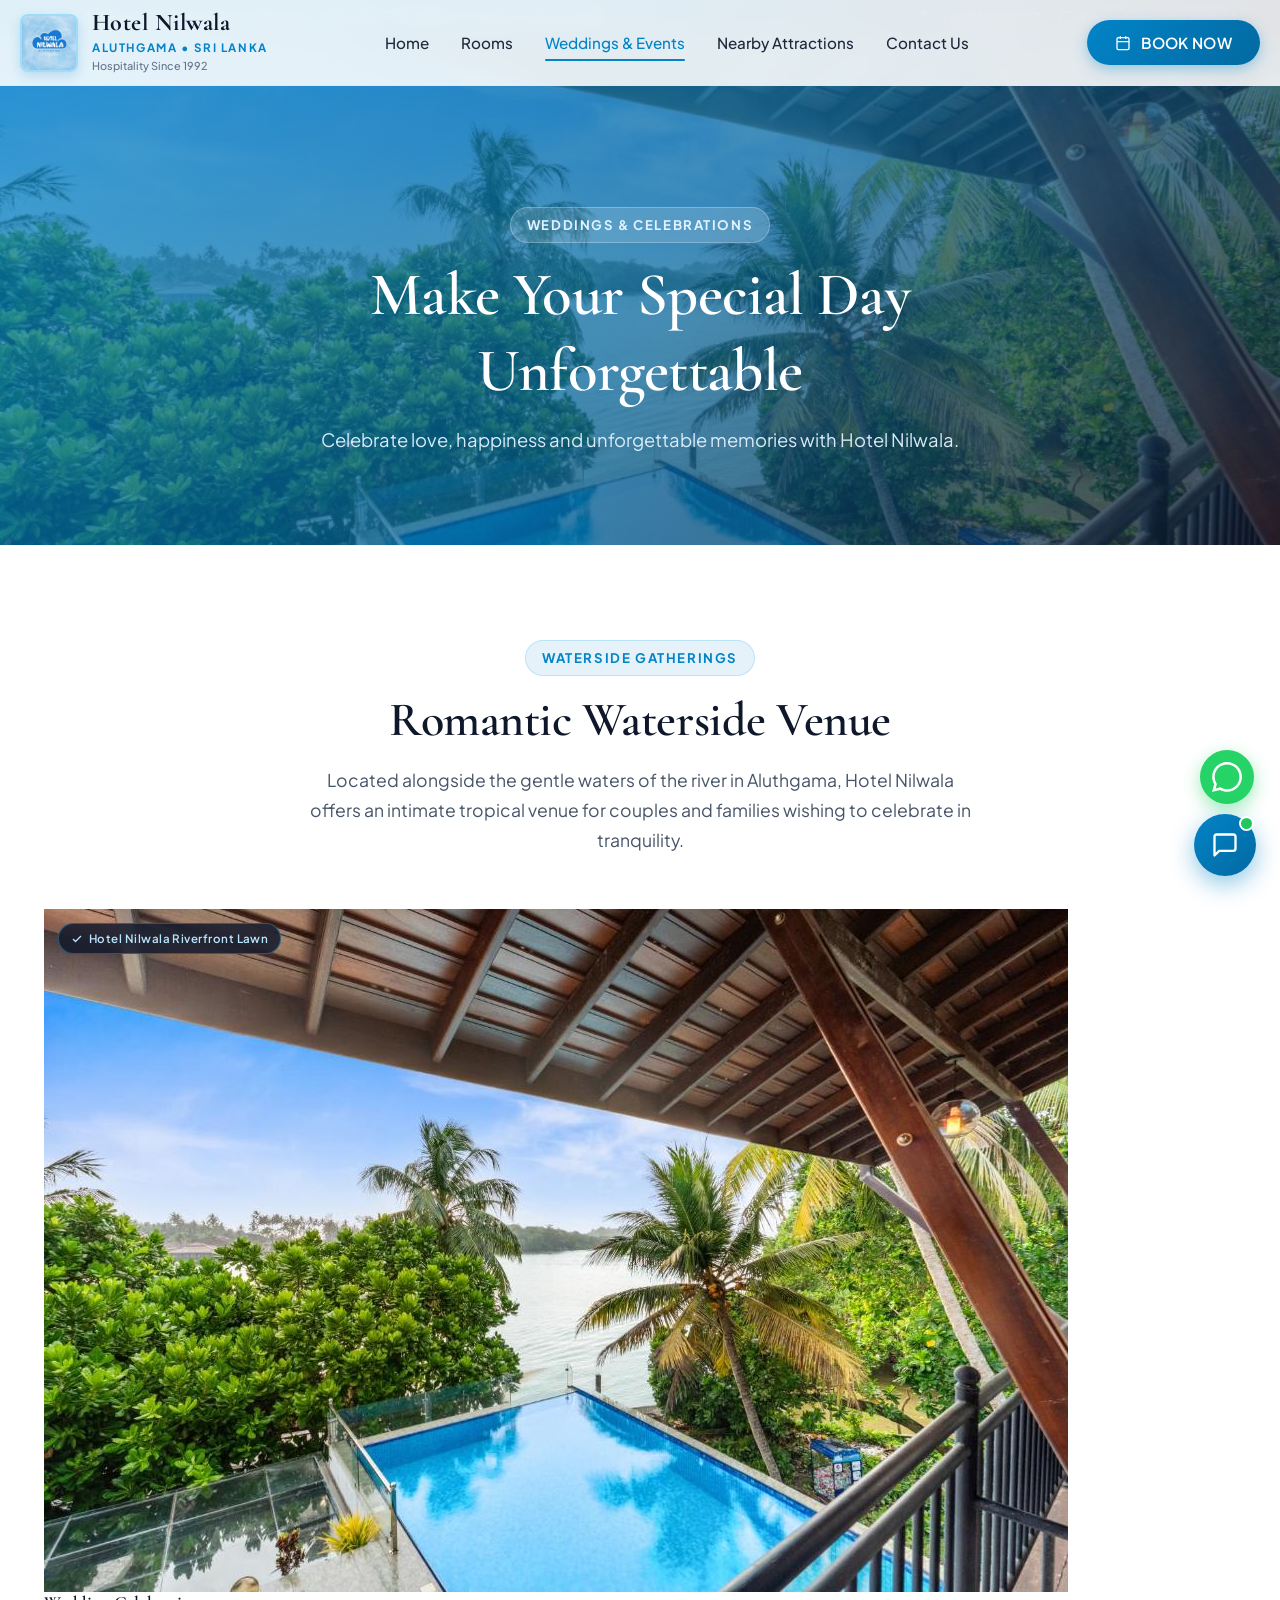
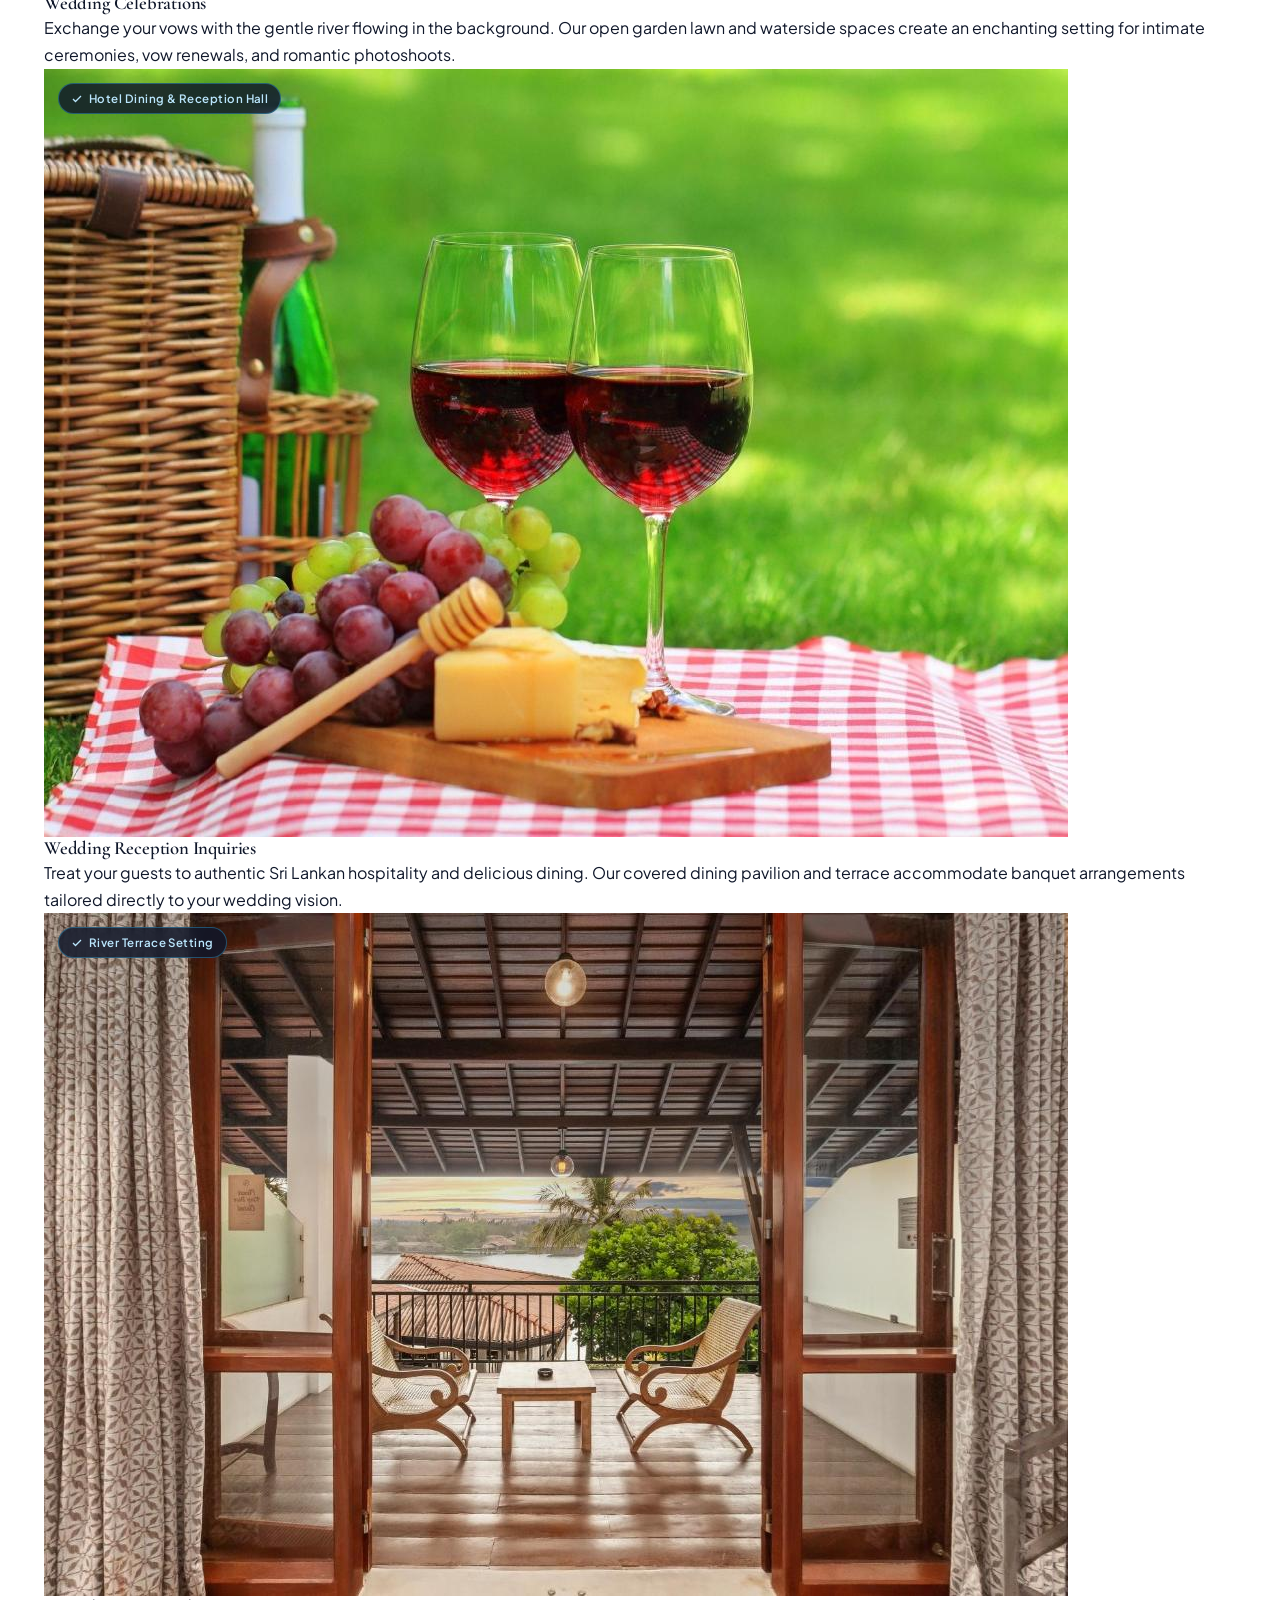
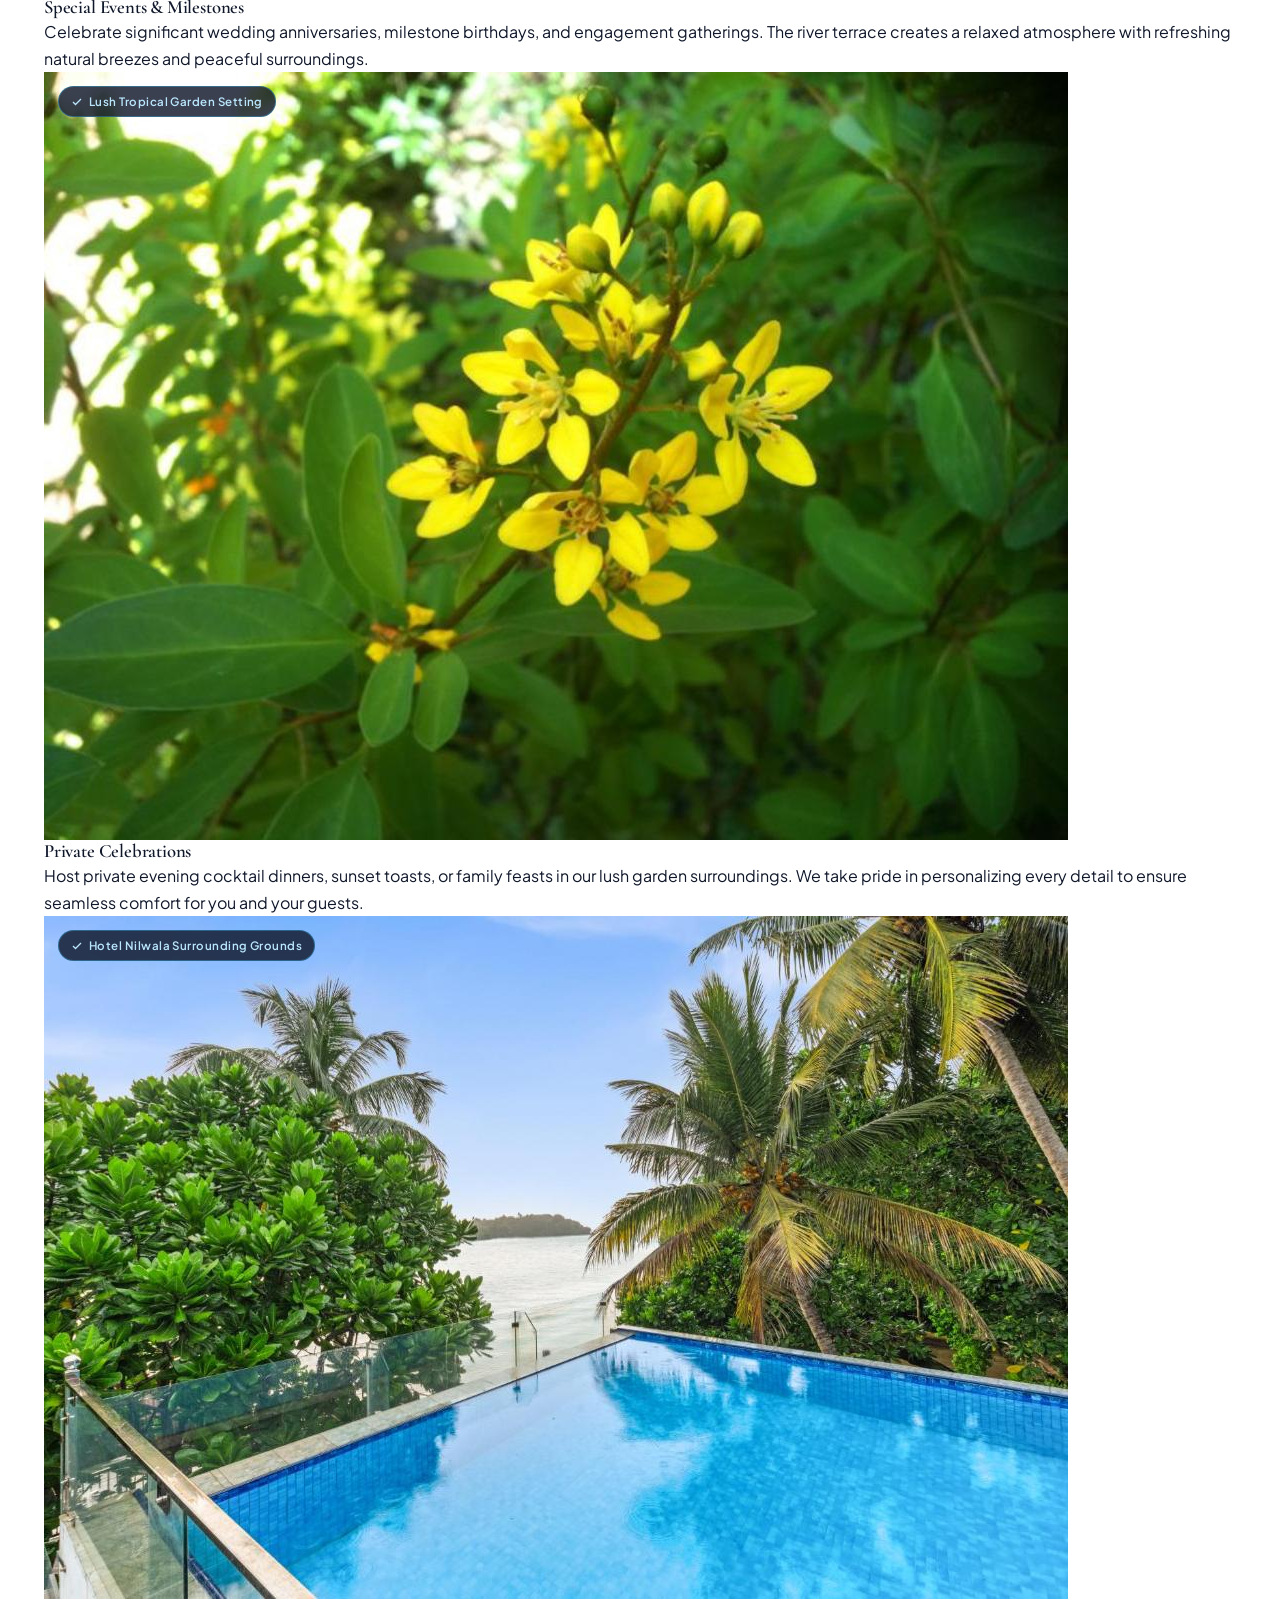
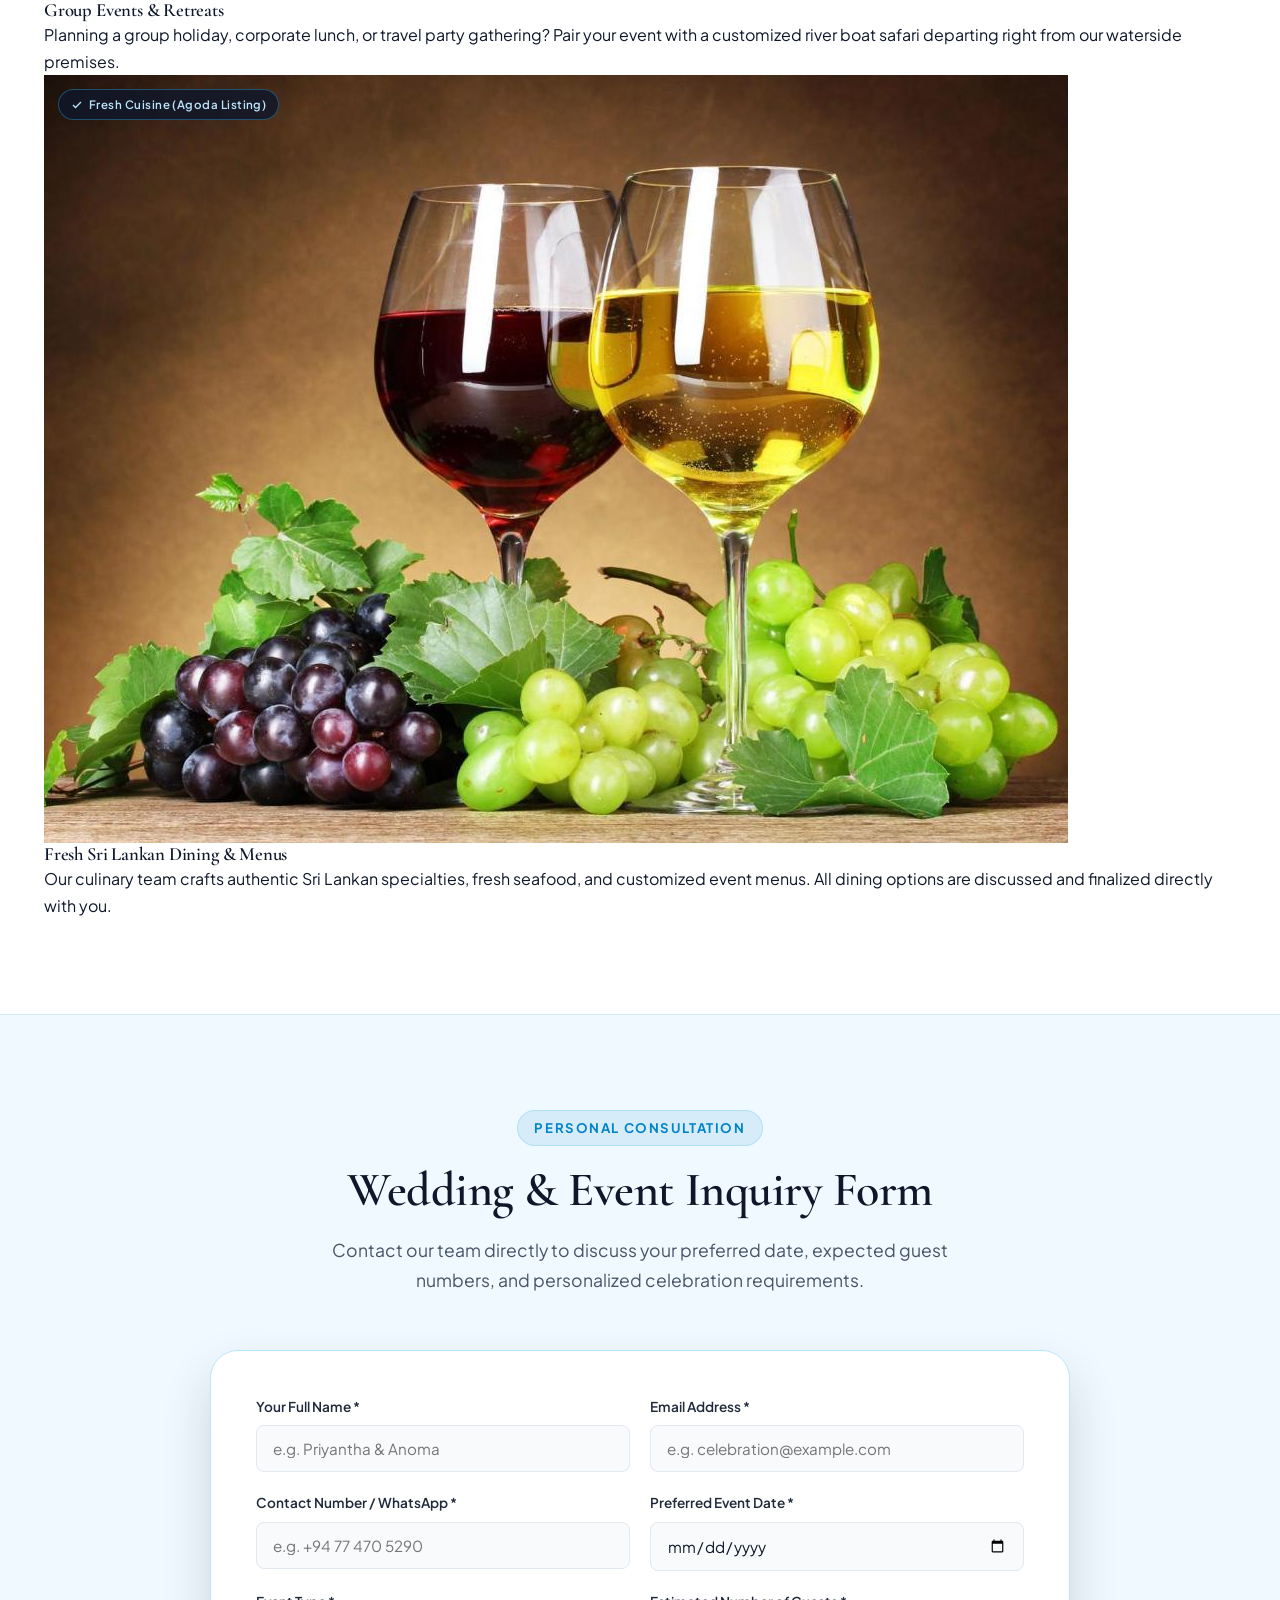
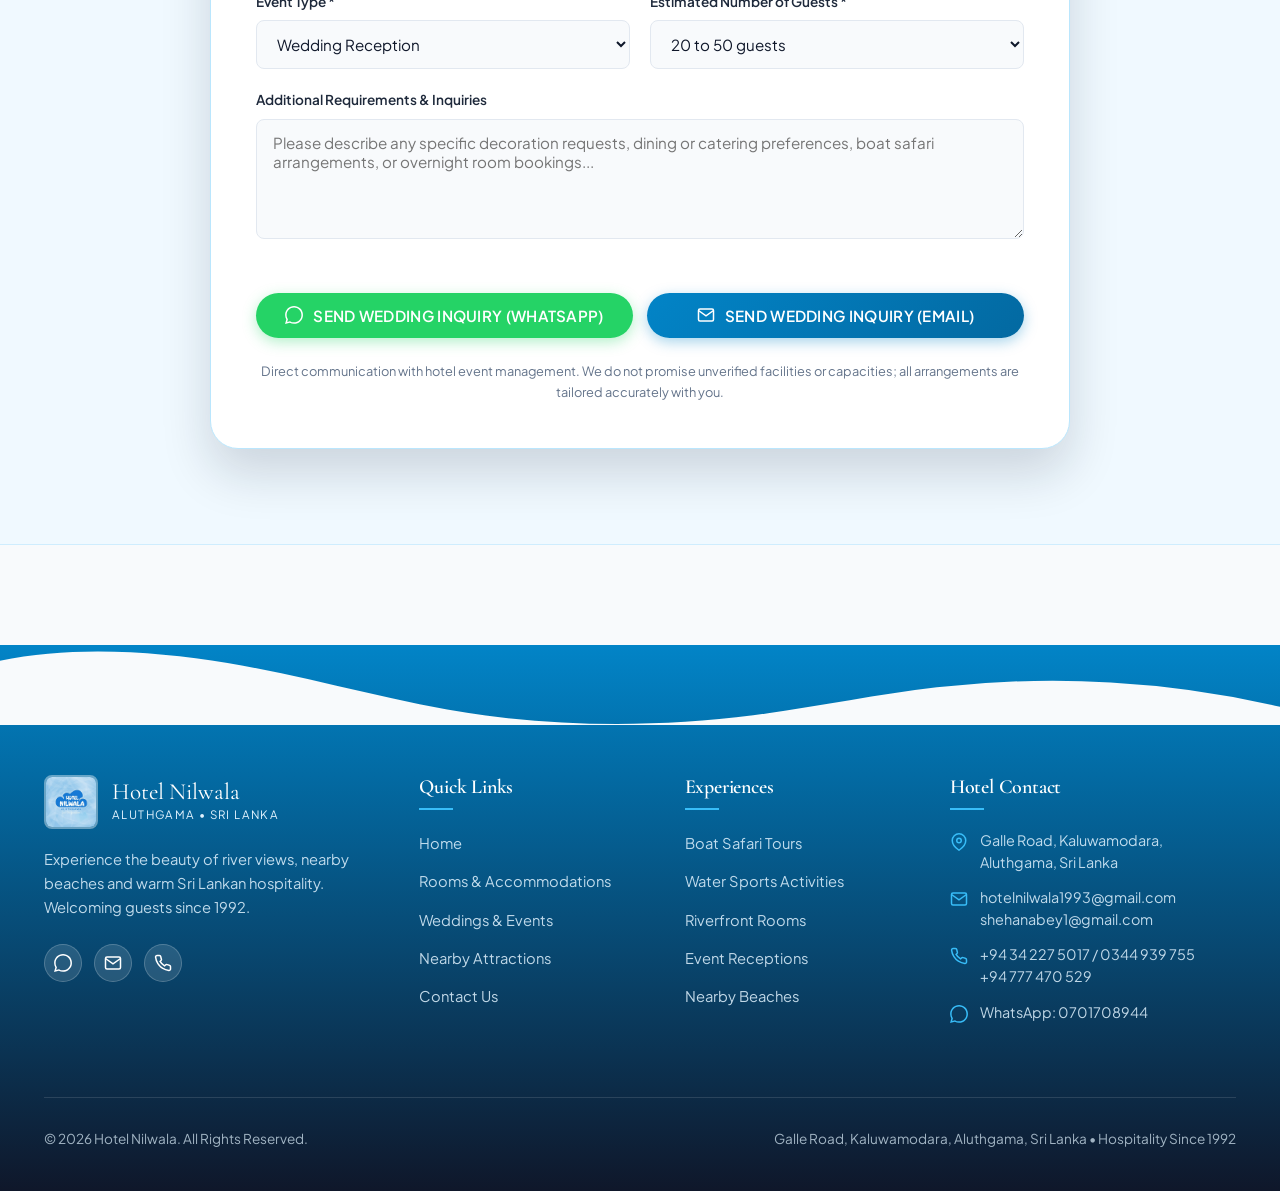
<file: weddings.html>
<!DOCTYPE html>
<html lang="en">
<head>
  <meta charset="UTF-8">
  <meta name="viewport" content="width=device-width, initial-scale=1.0">
  <title>Weddings & Special Events – Hotel Nilwala | Aluthgama, Sri Lanka</title>
  <meta name="description" content="Celebrate unforgettable weddings, anniversaries, and private riverfront gatherings at Hotel Nilwala, Aluthgama. Picturesque waterside setting and Sri Lankan hospitality since 1992.">
  <meta name="keywords" content="Hotel Nilwala weddings, Aluthgama wedding venue, riverfront celebrations Sri Lanka, Bentota private events">

  <!-- Open Graph -->
  <meta property="og:title" content="Weddings & Events – Hotel Nilwala, Aluthgama">
  <meta property="og:description" content="Celebrate love, happiness and unforgettable memories with Hotel Nilwala along the scenic riverfront.">
  <meta property="og:image" content="assets/images/nilwala_facilities_surrounding_environment_1156415681.jpg">
  <meta property="og:type" content="website">

  <!-- Favicon -->
  <link rel="icon" type="image/jpeg" href="assets/logo/hotel-nilwala-logo.jpg">

  <!-- Stylesheets -->
  <link rel="stylesheet" href="css/style.css">
  <link rel="stylesheet" href="css/animations.css">
  <link rel="stylesheet" href="css/responsive.css">
</head>
<body>

  <!-- Top Announcement / Contact Bar -->
  <div class="top-bar">
    <div class="container top-bar-inner">
      <div class="top-bar-left">
        <span class="top-bar-item">
          <svg width="14" height="14" viewBox="0 0 24 24" fill="none" stroke="currentColor" stroke-width="2"><path d="M21 10c0 7-9 13-9 13s-9-6-9-13a9 9 0 0 1 18 0z"></path><circle cx="12" cy="10" r="3"></circle></svg>
          Galle Road, Kaluwamodara, Aluthgama, Sri Lanka
        </span>
        <span class="top-bar-item">
          <svg width="14" height="14" viewBox="0 0 24 24" fill="none" stroke="currentColor" stroke-width="2"><circle cx="12" cy="12" r="10"></circle><polyline points="12 6 12 12 16 14"></polyline></svg>
          Welcoming Guests Since 1992
        </span>
      </div>
      <div class="top-bar-right">
        <a href="tel:+94342275017" class="top-bar-item">
          <svg width="14" height="14" viewBox="0 0 24 24" fill="none" stroke="currentColor" stroke-width="2"><path d="M22 16.92v3a2 2 0 0 1-2.18 2 19.79 19.79 0 0 1-8.63-3.07 19.5 19.5 0 0 1-6-6 19.79 19.79 0 0 1-3.07-8.67A2 2 0 0 1 4.11 2h3a2 2 0 0 1 2 1.72 12.84 12.84 0 0 0 .7 2.81 2 2 0 0 1-.45 2.11L8.09 9.91a16 16 0 0 0 6 6l1.27-1.27a2 2 0 0 1 2.11-.45 12.84 12.84 0 0 0 2.81.7A2 2 0 0 1 22 16.92z"></path></svg>
          +94 34 227 5017
        </a>
        <a href="https://wa.me/94701708944" target="_blank" class="top-bar-item">
          <svg width="14" height="14" viewBox="0 0 24 24" fill="currentColor"><path d="M.057 24l1.687-6.163c-1.041-1.804-1.588-3.849-1.587-5.946.003-6.556 5.338-11.891 11.893-11.891 3.181.001 6.167 1.24 8.413 3.488 2.245 2.248 3.481 5.236 3.48 8.414-.003 6.557-5.338 11.892-11.893 11.892-1.99-.001-3.951-.5-5.688-1.448l-6.305 1.654zm6.597-3.807c1.676.995 3.276 1.591 5.392 1.592 5.448 0 9.886-4.434 9.889-9.885.002-5.462-4.415-9.89-9.881-9.892-5.452 0-9.887 4.434-9.889 9.884-.001 2.225.651 3.891 1.746 5.634l-.999 3.648 3.742-.981z"/></svg>
          WhatsApp: 0701708944
        </a>
      </div>
    </div>
  </div>

  <!-- Sticky Header Navigation -->
  <header class="site-header">
    <div class="container header-nav">
      <!-- Original Official Hotel Nilwala Logo (Left) -->
      <a href="index.html" class="brand-logo" aria-label="Hotel Nilwala Home">
        <img src="assets/logo/hotel-nilwala-logo.jpg" alt="Hotel Nilwala Official Logo" class="brand-logo-img">
        <div class="brand-title-wrap">
          <span class="brand-name">Hotel Nilwala</span>
          <span class="brand-tagline">Aluthgama • Sri Lanka</span>
          <span class="brand-since">Hospitality Since 1992</span>
        </div>
      </a>

      <!-- Navigation Links (Right) -->
      <nav class="nav-menu" aria-label="Primary Navigation">
        <a href="index.html" class="nav-link">Home</a>
        <a href="rooms.html" class="nav-link">Rooms</a>
        <a href="weddings.html" class="nav-link active">Weddings & Events</a>
        <a href="attractions.html" class="nav-link">Nearby Attractions</a>
        <a href="contact.html" class="nav-link">Contact Us</a>
      </nav>

      <!-- Action Buttons -->
      <div class="nav-actions">
        <button type="button" class="btn btn-primary" data-open-modal="bookingModal">
          <svg width="16" height="16" viewBox="0 0 24 24" fill="none" stroke="currentColor" stroke-width="2"><rect x="3" y="4" width="18" height="18" rx="2" ry="2"></rect><line x1="16" y1="2" x2="16" y2="6"></line><line x1="8" y1="2" x2="8" y2="6"></line><line x1="3" y1="10" x2="21" y2="10"></line></svg>
          <span>BOOK NOW</span>
        </button>
        <button class="menu-toggle" aria-label="Toggle navigation menu" aria-expanded="false">
          <span></span><span></span><span></span>
        </button>
      </div>
    </div>
  </header>

  <!-- Page Banner / Hero -->
  <section class="page-hero">
    <!-- Authentic Riverfront Grounds (Booking.com Verified) -->
    <div class="page-hero-bg">
      <img src="assets/images/nilwala_facilities_surrounding_environment_1156415681.jpg" alt="Hotel Nilwala Riverfront Celebration Grounds in Aluthgama">
    </div>
    <div class="container page-hero-content">
      <span class="section-tag light animate-fade-down">Weddings & Celebrations</span>
      <h1 class="page-hero-title animate-fade-up">Make Your Special Day Unforgettable</h1>
      <p class="page-hero-desc animate-fade-up">
        Celebrate love, happiness and unforgettable memories with Hotel Nilwala.
      </p>
    </div>
  </section>

  <!-- Weddings & Events Overview Section -->
  <section class="section section-white">
    <div class="container">
      <div class="section-header reveal">
        <span class="section-tag">Waterside Gatherings</span>
        <h2 class="section-title">Romantic Waterside Venue</h2>
        <p class="section-subtitle">
          Located alongside the gentle waters of the river in Aluthgama, Hotel Nilwala offers an intimate tropical venue for couples and families wishing to celebrate in tranquility.
        </p>
      </div>

      <!-- Event Highlights Grid -->
      <div class="wedding-sections-grid">
        <!-- 1. Wedding Celebrations -->
        <div class="wedding-card reveal">
          <div class="wedding-card-img">
            <span class="photo-auth-badge">
              <svg width="12" height="12" viewBox="0 0 24 24" fill="none" stroke="currentColor" stroke-width="2.5"><polyline points="20 6 9 17 4 12"></polyline></svg>
              Hotel Nilwala Riverfront Lawn
            </span>
            <img src="assets/images/nilwala_facilities_surrounding_environment_1156415681.jpg" alt="Hotel Nilwala Wedding Celebrations Lawn">
          </div>
          <div class="wedding-card-body">
            <h3 class="wedding-card-title">Wedding Celebrations</h3>
            <p class="wedding-card-text">
              Exchange your vows with the gentle river flowing in the background. Our open garden lawn and waterside spaces create an enchanting setting for intimate ceremonies, vow renewals, and romantic photoshoots.
            </p>
          </div>
        </div>

        <!-- 2. Wedding Reception Inquiries -->
        <div class="wedding-card reveal">
          <div class="wedding-card-img">
            <span class="photo-auth-badge">
              <svg width="12" height="12" viewBox="0 0 24 24" fill="none" stroke="currentColor" stroke-width="2.5"><polyline points="20 6 9 17 4 12"></polyline></svg>
              Hotel Dining & Reception Hall
            </span>
            <img src="assets/images/nilwala_dining_restaurant_21110245.jpg" alt="Hotel Nilwala Wedding Reception Dining Area">
          </div>
          <div class="wedding-card-body">
            <h3 class="wedding-card-title">Wedding Reception Inquiries</h3>
            <p class="wedding-card-text">
              Treat your guests to authentic Sri Lankan hospitality and delicious dining. Our covered dining pavilion and terrace accommodate banquet arrangements tailored directly to your wedding vision.
            </p>
          </div>
        </div>

        <!-- 3. Special Events & Anniversaries -->
        <div class="wedding-card reveal">
          <div class="wedding-card-img">
            <span class="photo-auth-badge">
              <svg width="12" height="12" viewBox="0 0 24 24" fill="none" stroke="currentColor" stroke-width="2.5"><polyline points="20 6 9 17 4 12"></polyline></svg>
              River Terrace Setting
            </span>
            <img src="assets/images/nilwala_facilities_balcony_terrace_1156415684.jpg" alt="Special Events and Terrace at Hotel Nilwala">
          </div>
          <div class="wedding-card-body">
            <h3 class="wedding-card-title">Special Events & Milestones</h3>
            <p class="wedding-card-text">
              Celebrate significant wedding anniversaries, milestone birthdays, and engagement gatherings. The river terrace creates a relaxed atmosphere with refreshing natural breezes and peaceful surroundings.
            </p>
          </div>
        </div>

        <!-- 4. Private Celebrations -->
        <div class="wedding-card reveal">
          <div class="wedding-card-img">
            <span class="photo-auth-badge">
              <svg width="12" height="12" viewBox="0 0 24 24" fill="none" stroke="currentColor" stroke-width="2.5"><polyline points="20 6 9 17 4 12"></polyline></svg>
              Lush Tropical Garden Setting
            </span>
            <img src="assets/images/nilwala_facilities_garden_17050466.jpg" alt="Private Celebrations in Hotel Nilwala Gardens">
          </div>
          <div class="wedding-card-body">
            <h3 class="wedding-card-title">Private Celebrations</h3>
            <p class="wedding-card-text">
              Host private evening cocktail dinners, sunset toasts, or family feasts in our lush garden surroundings. We take pride in personalizing every detail to ensure seamless comfort for you and your guests.
            </p>
          </div>
        </div>

        <!-- 5. Group Events & Waterside Gatherings -->
        <div class="wedding-card reveal">
          <div class="wedding-card-img">
            <span class="photo-auth-badge">
              <svg width="12" height="12" viewBox="0 0 24 24" fill="none" stroke="currentColor" stroke-width="2.5"><polyline points="20 6 9 17 4 12"></polyline></svg>
              Hotel Nilwala Surrounding Grounds
            </span>
            <img src="assets/images/nilwala_facilities_surrounding_environment_1156415683.jpg" alt="Group Events along the Riverfront">
          </div>
          <div class="wedding-card-body">
            <h3 class="wedding-card-title">Group Events & Retreats</h3>
            <p class="wedding-card-text">
              Planning a group holiday, corporate lunch, or travel party gathering? Pair your event with a customized river boat safari departing right from our waterside premises.
            </p>
          </div>
        </div>

        <!-- 6. Fresh Cuisine & Catering -->
        <div class="wedding-card reveal">
          <div class="wedding-card-img">
            <span class="photo-auth-badge">
              <svg width="12" height="12" viewBox="0 0 24 24" fill="none" stroke="currentColor" stroke-width="2.5"><polyline points="20 6 9 17 4 12"></polyline></svg>
              Fresh Cuisine (Agoda Listing)
            </span>
            <img src="assets/images/nilwala_dining_food_and_beverages_21110746.jpg" alt="Hotel Nilwala Event Catering and Fresh Sri Lankan Food">
          </div>
          <div class="wedding-card-body">
            <h3 class="wedding-card-title">Fresh Sri Lankan Dining & Menus</h3>
            <p class="wedding-card-text">
              Our culinary team crafts authentic Sri Lankan specialties, fresh seafood, and customized event menus. All dining options are discussed and finalized directly with you.
            </p>
          </div>
        </div>
      </div>
    </div>
  </section>

  <!-- Wedding & Event Inquiry Form Section -->
  <section class="section section-light-blue" id="inquiry-form">
    <div class="container">
      <div class="section-header reveal">
        <span class="section-tag">Personal Consultation</span>
        <h2 class="section-title">Wedding & Event Inquiry Form</h2>
        <p class="section-subtitle">
          Contact our team directly to discuss your preferred date, expected guest numbers, and personalized celebration requirements.
        </p>
      </div>

      <div class="form-card reveal" style="max-width: 860px; margin: 0 auto;">
        <form id="weddingInquiryForm">
          <div class="form-grid">
            <div class="form-group">
              <label class="form-label" for="wedName">Your Full Name *</label>
              <input type="text" id="wedName" name="name" class="form-control" placeholder="e.g. Priyantha & Anoma" required>
            </div>

            <div class="form-group">
              <label class="form-label" for="wedEmail">Email Address *</label>
              <input type="email" id="wedEmail" name="email" class="form-control" placeholder="e.g. celebration@example.com" required>
            </div>

            <div class="form-group">
              <label class="form-label" for="wedPhone">Contact Number / WhatsApp *</label>
              <input type="tel" id="wedPhone" name="phone" class="form-control" placeholder="e.g. +94 77 470 5290" required>
            </div>

            <div class="form-group">
              <label class="form-label" for="wedDate">Preferred Event Date *</label>
              <input type="date" id="wedDate" name="eventDate" class="form-control" required>
            </div>

            <div class="form-group">
              <label class="form-label" for="wedType">Event Type *</label>
              <select id="wedType" name="eventType" class="form-control" required>
                <option value="Wedding Reception">Wedding Reception</option>
                <option value="Wedding Ceremony & Vow Renewal">Wedding Ceremony & Vow Renewal</option>
                <option value="Anniversary Celebration">Anniversary Celebration</option>
                <option value="Birthday Celebration">Birthday Celebration</option>
                <option value="Private Dinner / Gathering">Private Dinner / Gathering</option>
                <option value="Corporate / Group Event">Corporate / Group Event</option>
              </select>
            </div>

            <div class="form-group">
              <label class="form-label" for="wedGuests">Estimated Number of Guests *</label>
              <select id="wedGuests" name="guests" class="form-control" required>
                <option value="Intimate (Under 20 guests)">Intimate (Under 20 guests)</option>
                <option value="20 to 50 guests" selected>20 to 50 guests</option>
                <option value="50 to 100 guests">50 to 100 guests</option>
                <option value="Custom Group Gathering">Custom Group Gathering (To be discussed)</option>
              </select>
            </div>

            <div class="form-group full-width">
              <label class="form-label" for="wedRequirements">Additional Requirements & Inquiries</label>
              <textarea id="wedRequirements" name="requirements" class="form-control" placeholder="Please describe any specific decoration requests, dining or catering preferences, boat safari arrangements, or overnight room bookings..."></textarea>
            </div>

            <div class="form-group full-width" style="margin-top: 10px;">
              <div class="modal-actions-dual">
                <button type="button" class="btn btn-whatsapp btn-wedding-whatsapp">
                  <svg width="18" height="18" viewBox="0 0 24 24" fill="currentColor"><path d="M.057 24l1.687-6.163c-1.041-1.804-1.588-3.849-1.587-5.946.003-6.556 5.338-11.891 11.893-11.891 3.181.001 6.167 1.24 8.413 3.488 2.245 2.248 3.481 5.236 3.48 8.414-.003 6.557-5.338 11.892-11.893 11.892-1.99-.001-3.951-.5-5.688-1.448l-6.305 1.654zm6.597-3.807c1.676.995 3.276 1.591 5.392 1.592 5.448 0 9.886-4.434 9.889-9.885.002-5.462-4.415-9.89-9.881-9.892-5.452 0-9.887 4.434-9.889 9.884-.001 2.225.651 3.891 1.746 5.634l-.999 3.648 3.742-.981z"/></svg>
                  <span>SEND WEDDING INQUIRY (WHATSAPP)</span>
                </button>
                <button type="button" class="btn btn-primary btn-wedding-email">
                  <svg width="18" height="18" viewBox="0 0 24 24" fill="none" stroke="currentColor" stroke-width="2"><path d="M4 4h16c1.1 0 2 .9 2 2v12c0 1.1-.9 2-2 2H4c-1.1 0-2-.9-2-2V6c0-1.1.9-2 2-2z"></path><polyline points="22,6 12,13 2,6"></polyline></svg>
                  <span>SEND WEDDING INQUIRY (EMAIL)</span>
                </button>
              </div>
              <p class="form-note" style="justify-content: center; text-align: center; margin-top: 16px;">
                Direct communication with hotel event management. We do not promise unverified facilities or capacities; all arrangements are tailored accurately with you.
              </p>
            </div>
          </div>
        </form>
      </div>
    </div>
  </section>

  <!-- Premium Wavy Footer -->
  <footer class="site-footer">
    <!-- Smooth SVG Wave Upper Edge -->
    <div class="footer-wave">
      <svg data-name="Layer 1" xmlns="http://www.w3.org/2000/svg" viewBox="0 0 1200 120" preserveAspectRatio="none">
        <path d="M321.39,56.44c58-10.79,114.16-30.13,172-41.86,82.39-16.72,168.19-17.73,250.45-.39C823.78,31,906.67,72,985.66,92.83c70.05,18.48,146.53,26.09,214.34,3V0H0V27.35A600.21,600.21,0,0,0,321.39,56.44Z" class="shape-fill"></path>
      </svg>
    </div>

    <div class="container">
      <div class="footer-main">
        <!-- Col 1: Original Logo & Description -->
        <div class="footer-brand">
          <div class="footer-logo-row">
            <img src="assets/logo/hotel-nilwala-logo.jpg" alt="Hotel Nilwala Official Logo" class="footer-logo-img">
            <div>
              <div class="footer-brand-title">Hotel Nilwala</div>
              <div class="footer-brand-tagline">Aluthgama • Sri Lanka</div>
            </div>
          </div>
          <p class="footer-desc">
            Experience the beauty of river views, nearby beaches and warm Sri Lankan hospitality. Welcoming guests since 1992.
          </p>
          <div class="footer-social-links">
            <a href="https://wa.me/94701708944" target="_blank" class="footer-social-btn" aria-label="Chat on WhatsApp">
              <svg width="18" height="18" viewBox="0 0 24 24" fill="currentColor"><path d="M.057 24l1.687-6.163c-1.041-1.804-1.588-3.849-1.587-5.946.003-6.556 5.338-11.891 11.893-11.891 3.181.001 6.167 1.24 8.413 3.488 2.245 2.248 3.481 5.236 3.48 8.414-.003 6.557-5.338 11.892-11.893 11.892-1.99-.001-3.951-.5-5.688-1.448l-6.305 1.654zm6.597-3.807c1.676.995 3.276 1.591 5.392 1.592 5.448 0 9.886-4.434 9.889-9.885.002-5.462-4.415-9.89-9.881-9.892-5.452 0-9.887 4.434-9.889 9.884-.001 2.225.651 3.891 1.746 5.634l-.999 3.648 3.742-.981z"/></svg>
            </a>
            <a href="mailto:hotelnilwala1993@gmail.com" class="footer-social-btn" aria-label="Send an Email">
              <svg width="18" height="18" viewBox="0 0 24 24" fill="none" stroke="currentColor" stroke-width="2"><path d="M4 4h16c1.1 0 2 .9 2 2v12c0 1.1-.9 2-2 2H4c-1.1 0-2-.9-2-2V6c0-1.1.9-2 2-2z"></path><polyline points="22,6 12,13 2,6"></polyline></svg>
            </a>
            <a href="tel:+94342275017" class="footer-social-btn" aria-label="Call Telephone">
              <svg width="18" height="18" viewBox="0 0 24 24" fill="none" stroke="currentColor" stroke-width="2"><path d="M22 16.92v3a2 2 0 0 1-2.18 2 19.79 19.79 0 0 1-8.63-3.07 19.5 19.5 0 0 1-6-6 19.79 19.79 0 0 1-3.07-8.67A2 2 0 0 1 4.11 2h3a2 2 0 0 1 2 1.72 12.84 12.84 0 0 0 .7 2.81 2 2 0 0 1-.45 2.11L8.09 9.91a16 16 0 0 0 6 6l1.27-1.27a2 2 0 0 1 2.11-.45 12.84 12.84 0 0 0 2.81.7A2 2 0 0 1 22 16.92z"></path></svg>
            </a>
          </div>
        </div>

        <!-- Col 2: Quick Links -->
        <div>
          <h4 class="footer-col-title">Quick Links</h4>
          <ul class="footer-links-list">
            <li class="footer-link-item"><a href="index.html">Home</a></li>
            <li class="footer-link-item"><a href="rooms.html">Rooms & Accommodations</a></li>
            <li class="footer-link-item"><a href="weddings.html">Weddings & Events</a></li>
            <li class="footer-link-item"><a href="attractions.html">Nearby Attractions</a></li>
            <li class="footer-link-item"><a href="contact.html">Contact Us</a></li>
          </ul>
        </div>

        <!-- Col 3: Experiences -->
        <div>
          <h4 class="footer-col-title">Experiences</h4>
          <ul class="footer-links-list">
            <li class="footer-link-item"><a href="attractions.html#safari">Boat Safari Tours</a></li>
            <li class="footer-link-item"><a href="attractions.html#watersports">Water Sports Activities</a></li>
            <li class="footer-link-item"><a href="rooms.html">Riverfront Rooms</a></li>
            <li class="footer-link-item"><a href="weddings.html">Event Receptions</a></li>
            <li class="footer-link-item"><a href="attractions.html#beach">Nearby Beaches</a></li>
          </ul>
        </div>

        <!-- Col 4: Contact Information -->
        <div>
          <h4 class="footer-col-title">Hotel Contact</h4>
          <div class="footer-contact-item">
            <svg width="18" height="18" viewBox="0 0 24 24" fill="none" stroke="currentColor" stroke-width="2"><path d="M21 10c0 7-9 13-9 13s-9-6-9-13a9 9 0 0 1 18 0z"></path><circle cx="12" cy="10" r="3"></circle></svg>
            <span>Galle Road, Kaluwamodara, Aluthgama, Sri Lanka</span>
          </div>
          <div class="footer-contact-item">
            <svg width="18" height="18" viewBox="0 0 24 24" fill="none" stroke="currentColor" stroke-width="2"><path d="M4 4h16c1.1 0 2 .9 2 2v12c0 1.1-.9 2-2 2H4c-1.1 0-2-.9-2-2V6c0-1.1.9-2 2-2z"></path><polyline points="22,6 12,13 2,6"></polyline></svg>
            <div>
              <a href="mailto:hotelnilwala1993@gmail.com">hotelnilwala1993@gmail.com</a><br>
              <a href="mailto:shehanabey1@gmail.com">shehanabey1@gmail.com</a>
            </div>
          </div>
          <div class="footer-contact-item">
            <svg width="18" height="18" viewBox="0 0 24 24" fill="none" stroke="currentColor" stroke-width="2"><path d="M22 16.92v3a2 2 0 0 1-2.18 2 19.79 19.79 0 0 1-8.63-3.07 19.5 19.5 0 0 1-6-6 19.79 19.79 0 0 1-3.07-8.67A2 2 0 0 1 4.11 2h3a2 2 0 0 1 2 1.72 12.84 12.84 0 0 0 .7 2.81 2 2 0 0 1-.45 2.11L8.09 9.91a16 16 0 0 0 6 6l1.27-1.27a2 2 0 0 1 2.11-.45 12.84 12.84 0 0 0 2.81.7A2 2 0 0 1 22 16.92z"></path></svg>
            <div>
              <a href="tel:+94342275017">+94 34 227 5017</a> / <a href="tel:0344939755">0344 939 755</a><br>
              <a href="tel:+94777470529">+94 777 470 529</a>
            </div>
          </div>
          <div class="footer-contact-item">
            <svg width="18" height="18" viewBox="0 0 24 24" fill="currentColor"><path d="M.057 24l1.687-6.163c-1.041-1.804-1.588-3.849-1.587-5.946.003-6.556 5.338-11.891 11.893-11.891 3.181.001 6.167 1.24 8.413 3.488 2.245 2.248 3.481 5.236 3.48 8.414-.003 6.557-5.338 11.892-11.893 11.892-1.99-.001-3.951-.5-5.688-1.448l-6.305 1.654zm6.597-3.807c1.676.995 3.276 1.591 5.392 1.592 5.448 0 9.886-4.434 9.889-9.885.002-5.462-4.415-9.89-9.881-9.892-5.452 0-9.887 4.434-9.889 9.884-.001 2.225.651 3.891 1.746 5.634l-.999 3.648 3.742-.981z"/></svg>
            <a href="https://wa.me/94701708944" target="_blank">WhatsApp: 0701708944</a>
          </div>
        </div>
      </div>

      <!-- Footer Bottom -->
      <div class="footer-bottom">
        <div>&copy; 2026 Hotel Nilwala. All Rights Reserved.</div>
        <div>Galle Road, Kaluwamodara, Aluthgama, Sri Lanka • Hospitality Since 1992</div>
      </div>
    </div>
  </footer>

  <!-- Dedicated Booking Inquiry Modal System -->
  <div id="bookingModal" class="modal-overlay" role="dialog" aria-modal="true" aria-labelledby="bookingModalTitle">
    <div class="modal-container">
      <div class="modal-header">
        <h3 id="bookingModalTitle" class="modal-title">Hotel Nilwala Booking Inquiry</h3>
        <button type="button" class="modal-close-btn" data-close-modal aria-label="Close modal">
          <svg width="20" height="20" viewBox="0 0 24 24" fill="none" stroke="currentColor" stroke-width="2"><line x1="18" y1="6" x2="6" y2="18"></line><line x1="6" y1="6" x2="18" y2="18"></line></svg>
        </button>
      </div>

      <div class="modal-body">
        <p style="font-size: 0.92rem; color: var(--text-secondary); margin-bottom: 20px;">
          Send your direct reservation inquiry to our team. We confirm each request with authentic availability and current seasonal rates.
        </p>

        <form class="booking-inquiry-form">
          <div class="form-grid">
            <div class="form-group">
              <label class="form-label" for="modalCheckin">Check-in Date *</label>
              <input type="date" id="modalCheckin" name="checkin" class="form-control" required>
            </div>

            <div class="form-group">
              <label class="form-label" for="modalCheckout">Check-out Date *</label>
              <input type="date" id="modalCheckout" name="checkout" class="form-control" required>
            </div>

            <div class="form-group">
              <label class="form-label" for="modalAdults">Adults *</label>
              <select id="modalAdults" name="adults" class="form-control">
                <option value="1">1 Adult</option>
                <option value="2" selected>2 Adults</option>
                <option value="3">3 Adults</option>
                <option value="4+">4+ Adults</option>
              </select>
            </div>

            <div class="form-group">
              <label class="form-label" for="modalChildren">Children</label>
              <select id="modalChildren" name="children" class="form-control">
                <option value="0" selected>0 Children</option>
                <option value="1">1 Child</option>
                <option value="2">2 Children</option>
                <option value="3+">3+ Children</option>
              </select>
            </div>

            <div class="form-group full-width">
              <label class="form-label" for="modalRoomType">Preferred Room Type *</label>
              <select id="modalRoomType" name="roomType" class="form-control">
                <option value="Deluxe Double Room with Balcony and Sea/River View">Deluxe Double Room with Balcony and Sea/River View</option>
                <option value="Superior Double Room with River View">Superior Double Room with River View</option>
                <option value="Standard Double Room">Standard Double Room</option>
                <option value="Family / Triple Room">Family / Triple Room</option>
                <option value="General Inquiry">General Accommodation Inquiry</option>
                <option value="Boat Safari Inquiry">Boat Safari & River Tour Inquiry</option>
              </select>
            </div>

            <div class="form-group full-width">
              <label class="form-label" for="modalGuestName">Guest Full Name *</label>
              <input type="text" id="modalGuestName" name="guestName" class="form-control" placeholder="e.g. Shehan Silva" required>
            </div>

            <div class="form-group">
              <label class="form-label" for="modalGuestEmail">Email Address *</label>
              <input type="email" id="modalGuestEmail" name="guestEmail" class="form-control" placeholder="e.g. guest@example.com" required>
            </div>

            <div class="form-group">
              <label class="form-label" for="modalGuestPhone">Contact Phone / WhatsApp *</label>
              <input type="tel" id="modalGuestPhone" name="guestPhone" class="form-control" placeholder="e.g. +94 77 123 4567" required>
            </div>

            <div class="form-group full-width">
              <label class="form-label" for="modalSpecialReq">Special Requests or Inquiries</label>
              <textarea id="modalSpecialReq" name="specialRequests" class="form-control" placeholder="Airport transfer, boat safari timing, late check-in, dietary preferences..."></textarea>
            </div>
          </div>

          <!-- Dual Dispatch Action Buttons -->
          <div class="modal-actions-dual">
            <button type="button" class="btn btn-whatsapp btn-submit-whatsapp">
              <svg width="18" height="18" viewBox="0 0 24 24" fill="currentColor"><path d="M.057 24l1.687-6.163c-1.041-1.804-1.588-3.849-1.587-5.946.003-6.556 5.338-11.891 11.893-11.891 3.181.001 6.167 1.24 8.413 3.488 2.245 2.248 3.481 5.236 3.48 8.414-.003 6.557-5.338 11.892-11.893 11.892-1.99-.001-3.951-.5-5.688-1.448l-6.305 1.654zm6.597-3.807c1.676.995 3.276 1.591 5.392 1.592 5.448 0 9.886-4.434 9.889-9.885.002-5.462-4.415-9.89-9.881-9.892-5.452 0-9.887 4.434-9.889 9.884-.001 2.225.651 3.891 1.746 5.634l-.999 3.648 3.742-.981z"/></svg>
              <span>SEND VIA WHATSAPP</span>
            </button>
            <button type="button" class="btn btn-primary btn-submit-email">
              <svg width="18" height="18" viewBox="0 0 24 24" fill="none" stroke="currentColor" stroke-width="2"><path d="M4 4h16c1.1 0 2 .9 2 2v12c0 1.1-.9 2-2 2H4c-1.1 0-2-.9-2-2V6c0-1.1.9-2 2-2z"></path><polyline points="22,6 12,13 2,6"></polyline></svg>
              <span>SEND VIA EMAIL</span>
            </button>
          </div>
          <p class="form-note" style="text-align: center; justify-content: center; margin-top: 14px;">
            Inquiries are delivered directly to hotel management (hotelnilwala1993@gmail.com & WhatsApp: 0701708944).
          </p>
        </form>
      </div>
    </div>
  </div>

  <!-- Floating WhatsApp Quick Button -->
  <a href="https://wa.me/94701708944" target="_blank" class="floating-whatsapp" aria-label="Quick WhatsApp Inquiry with Hotel Nilwala">
    <svg width="30" height="30" viewBox="0 0 24 24" fill="currentColor"><path d="M.057 24l1.687-6.163c-1.041-1.804-1.588-3.849-1.587-5.946.003-6.556 5.338-11.891 11.893-11.891 3.181.001 6.167 1.24 8.413 3.488 2.245 2.248 3.481 5.236 3.48 8.414-.003 6.557-5.338 11.892-11.893 11.892-1.99-.001-3.951-.5-5.688-1.448l-6.305 1.654zm6.597-3.807c1.676.995 3.276 1.591 5.392 1.592 5.448 0 9.886-4.434 9.889-9.885.002-5.462-4.415-9.89-9.881-9.892-5.452 0-9.887 4.434-9.889 9.884-.001 2.225.651 3.891 1.746 5.634l-.999 3.648 3.742-.981z"/></svg>
  </a>

  <!-- JavaScript Files -->
  <script src="js/main.js"></script>
  <script src="js/booking.js"></script>
  <script src="js/chatbot.js"></script>
  <script src="js/reviews.js"></script>
</body>
</html>
</file>
<file: css/style.css>
/* ==========================================================================
   HOTEL NILWALA - LUXURY HOTEL WEBSITE
   Primary Colour: Light Blue (#38bdf8, #0284c7, #e0f2fe)
   Secondary Colour: Pure White (#ffffff, #f8fafc)
   Supporting Colours: Deep Navy Blue (#0f172a, #0c4a6e) & Soft Ocean Blue (#0284c7, #0ea5e9)
   ========================================================================== */

@import url('https://fonts.googleapis.com/css2?family=Cormorant+Garamond:ital,wght@0,400;0,500;0,600;0,700;1,400;1,600&family=Plus+Jakarta+Sans:wght@300;400;500;600;700&family=Playfair+Display:ital,wght@0,500;0,600;0,700;1,400&display=swap');

:root {
  /* Color Palette */
  --primary-light: #e0f2fe;
  --primary-sky: #38bdf8;
  --primary: #0284c7;
  --primary-dark: #0369a1;
  --ocean-soft: #bae6fd;
  --ocean-blue: #0ea5e9;
  --navy-deep: #0f172a;
  --navy-slate: #1e293b;
  --navy-muted: #334155;
  --sand-gold: #d97706;
  --sand-accent: #f59e0b;
  --sand-light: #fef3c7;
  
  --white: #ffffff;
  --off-white: #f8fafc;
  --card-bg: #ffffff;
  --border-light: #e2e8f0;
  --border-ocean: #bae6fd;
  
  --text-primary: #0f172a;
  --text-secondary: #475569;
  --text-muted: #64748b;
  --text-light: #f8fafc;
  
  /* Gradients */
  --grad-hero: linear-gradient(180deg, rgba(15, 23, 42, 0.45) 0%, rgba(2, 132, 199, 0.35) 60%, rgba(15, 23, 42, 0.8) 100%);
  --grad-ocean: linear-gradient(135deg, #0284c7 0%, #0369a1 50%, #0f172a 100%);
  --grad-sky: linear-gradient(135deg, #e0f2fe 0%, #bae6fd 50%, #ffffff 100%);
  --grad-gold: linear-gradient(135deg, #f59e0b 0%, #d97706 100%);
  --grad-card: linear-gradient(180deg, #ffffff 0%, #f0f9ff 100%);

  /* Typography */
  --font-serif: 'Cormorant Garamond', 'Playfair Display', Georgia, serif;
  --font-sans: 'Plus Jakarta Sans', -apple-system, BlinkMacSystemFont, 'Segoe UI', Roboto, sans-serif;

  /* Shadows */
  --shadow-sm: 0 2px 4px rgba(15, 23, 42, 0.05);
  --shadow-md: 0 6px 18px rgba(2, 132, 199, 0.08), 0 2px 6px rgba(15, 23, 42, 0.04);
  --shadow-lg: 0 14px 34px rgba(2, 132, 199, 0.12), 0 4px 12px rgba(15, 23, 42, 0.06);
  --shadow-xl: 0 24px 50px rgba(15, 23, 42, 0.16);
  --shadow-glow: 0 0 24px rgba(56, 189, 248, 0.4);

  /* Spacing & Radius */
  --radius-sm: 8px;
  --radius-md: 14px;
  --radius-lg: 20px;
  --radius-xl: 28px;
  --radius-full: 9999px;

  --transition-fast: 0.2s cubic-bezier(0.4, 0, 0.2, 1);
  --transition-normal: 0.35s cubic-bezier(0.4, 0, 0.2, 1);
  --transition-slow: 0.6s cubic-bezier(0.16, 1, 0.3, 1);
}

/* ==========================================================================
   Base & Reset
   ========================================================================== */
*, *::before, *::after {
  box-sizing: border-box;
  margin: 0;
  padding: 0;
}

html {
  scroll-behavior: smooth;
  font-size: 16px;
  -webkit-text-size-adjust: 100%;
}

body {
  font-family: var(--font-sans);
  color: var(--text-primary);
  background-color: var(--off-white);
  line-height: 1.65;
  overflow-x: hidden;
  position: relative;
}

img {
  max-width: 100%;
  height: auto;
  display: block;
}

a {
  color: inherit;
  text-decoration: none;
  transition: color var(--transition-fast);
}

button {
  font-family: inherit;
  cursor: pointer;
  border: none;
  outline: none;
  background: transparent;
}

ul, ol {
  list-style: none;
}

.container {
  width: 100%;
  max-width: 1240px;
  margin: 0 auto;
  padding: 0 24px;
}

.container-narrow {
  width: 100%;
  max-width: 900px;
  margin: 0 auto;
  padding: 0 24px;
}

/* ==========================================================================
   Typography Utilities
   ========================================================================== */
h1, h2, h3, h4, h5, h6 {
  font-family: var(--font-serif);
  font-weight: 600;
  line-height: 1.25;
  color: var(--navy-deep);
  letter-spacing: -0.01em;
}

.section-tag {
  display: inline-flex;
  align-items: center;
  gap: 8px;
  background: rgba(2, 132, 199, 0.1);
  color: var(--primary);
  font-family: var(--font-sans);
  font-size: 0.825rem;
  font-weight: 700;
  text-transform: uppercase;
  letter-spacing: 0.12em;
  padding: 6px 16px;
  border-radius: var(--radius-full);
  margin-bottom: 14px;
  border: 1px solid rgba(56, 189, 248, 0.25);
}

.section-tag.light {
  background: rgba(255, 255, 255, 0.15);
  color: var(--primary-light);
  border-color: rgba(255, 255, 255, 0.25);
}

.section-title {
  font-size: clamp(2rem, 3.8vw, 3rem);
  margin-bottom: 16px;
  color: var(--navy-deep);
  font-weight: 600;
}

.section-title.light {
  color: var(--white);
}

.section-subtitle {
  font-size: 1.1rem;
  color: var(--text-secondary);
  max-width: 680px;
  margin: 0 auto;
  line-height: 1.7;
}

.section-subtitle.light {
  color: rgba(240, 249, 255, 0.85);
}

.section-header {
  text-align: center;
  margin-bottom: 54px;
}

.text-gradient {
  background: linear-gradient(135deg, #0284c7 0%, #0369a1 100%);
  -webkit-background-clip: text;
  -webkit-text-fill-color: transparent;
}

/* ==========================================================================
   Buttons & Interactive Elements
   ========================================================================== */
.btn {
  display: inline-flex;
  align-items: center;
  justify-content: center;
  gap: 10px;
  padding: 13px 28px;
  font-size: 0.95rem;
  font-weight: 600;
  border-radius: var(--radius-full);
  letter-spacing: 0.02em;
  transition: all var(--transition-normal);
  position: relative;
  overflow: hidden;
  text-align: center;
}

.btn-primary {
  background: linear-gradient(135deg, #0284c7 0%, #0369a1 100%);
  color: var(--white);
  box-shadow: 0 4px 14px rgba(2, 132, 199, 0.35);
}

.btn-primary:hover {
  background: linear-gradient(135deg, #0369a1 0%, #0c4a6e 100%);
  box-shadow: 0 8px 24px rgba(2, 132, 199, 0.45);
  transform: translateY(-2px);
  color: var(--white);
}

.btn-secondary {
  background: rgba(255, 255, 255, 0.95);
  color: var(--primary-dark);
  border: 1px solid rgba(2, 132, 199, 0.2);
  box-shadow: var(--shadow-sm);
  backdrop-filter: blur(8px);
}

.btn-secondary:hover {
  background: var(--white);
  color: var(--primary);
  border-color: var(--primary-sky);
  box-shadow: var(--shadow-md);
  transform: translateY(-2px);
}

.btn-gold {
  background: linear-gradient(135deg, #f59e0b 0%, #d97706 100%);
  color: var(--white);
  box-shadow: 0 4px 14px rgba(217, 119, 6, 0.35);
}

.btn-gold:hover {
  background: linear-gradient(135deg, #d97706 0%, #b45309 100%);
  box-shadow: 0 8px 24px rgba(217, 119, 6, 0.45);
  transform: translateY(-2px);
  color: var(--white);
}

.btn-whatsapp {
  background: #25d366;
  color: var(--white);
  box-shadow: 0 4px 14px rgba(37, 211, 102, 0.35);
}

.btn-whatsapp:hover {
  background: #1ebc59;
  box-shadow: 0 8px 24px rgba(37, 211, 102, 0.45);
  transform: translateY(-2px);
  color: var(--white);
}

.btn-outline-light {
  background: transparent;
  color: var(--white);
  border: 2px solid rgba(255, 255, 255, 0.8);
}

.btn-outline-light:hover {
  background: var(--white);
  color: var(--navy-deep);
  border-color: var(--white);
  transform: translateY(-2px);
}

.btn-sm {
  padding: 9px 18px;
  font-size: 0.85rem;
}

.btn-lg {
  padding: 16px 36px;
  font-size: 1.05rem;
}

/* ==========================================================================
   Header & Navigation
   ========================================================================== */
.site-header {
  position: fixed;
  top: 0;
  left: 0;
  width: 100%;
  z-index: 1000;
  background: rgba(255, 255, 255, 0.88);
  backdrop-filter: blur(14px);
  -webkit-backdrop-filter: blur(14px);
  border-bottom: 1px solid rgba(226, 232, 240, 0.8);
  transition: all var(--transition-normal);
}

.site-header.scrolled {
  background: rgba(255, 255, 255, 0.98);
  box-shadow: 0 6px 24px rgba(15, 23, 42, 0.08);
  border-bottom: 1px solid rgba(186, 230, 253, 0.6);
}

.top-bar {
  background: var(--grad-ocean);
  color: rgba(255, 255, 255, 0.92);
  font-size: 0.825rem;
  padding: 7px 0;
  border-bottom: 1px solid rgba(255, 255, 255, 0.1);
}

.top-bar-inner {
  display: flex;
  align-items: center;
  justify-content: space-between;
  gap: 16px;
}

.top-bar-left, .top-bar-right {
  display: flex;
  align-items: center;
  gap: 20px;
}

.top-bar-item {
  display: inline-flex;
  align-items: center;
  gap: 7px;
  color: rgba(255, 255, 255, 0.9);
}

.top-bar-item:hover {
  color: var(--primary-sky);
}

.header-nav {
  display: flex;
  align-items: center;
  justify-content: space-between;
  padding: 10px 0;
}

.brand-logo {
  display: flex;
  align-items: center;
  gap: 14px;
}

.brand-logo-img {
  width: 58px;
  height: 58px;
  border-radius: var(--radius-sm);
  object-fit: cover;
  box-shadow: 0 4px 12px rgba(2, 132, 199, 0.2);
  border: 2px solid rgba(56, 189, 248, 0.4);
  transition: transform var(--transition-fast);
}

.brand-logo:hover .brand-logo-img {
  transform: scale(1.04);
}

.brand-title-wrap {
  display: flex;
  flex-direction: column;
}

.brand-name {
  font-family: var(--font-serif);
  font-size: 1.5rem;
  font-weight: 700;
  color: var(--navy-deep);
  line-height: 1.1;
  letter-spacing: 0.02em;
}

.brand-tagline {
  font-size: 0.72rem;
  text-transform: uppercase;
  color: var(--primary);
  font-weight: 700;
  letter-spacing: 0.14em;
  margin-top: 2px;
}

.brand-since {
  font-size: 0.68rem;
  color: var(--text-muted);
  font-weight: 500;
}

.nav-menu {
  display: flex;
  align-items: center;
  gap: 32px;
}

.nav-link {
  font-size: 0.95rem;
  font-weight: 500;
  color: var(--navy-slate);
  position: relative;
  padding: 6px 0;
  transition: color var(--transition-fast);
}

.nav-link::after {
  content: '';
  position: absolute;
  bottom: 0;
  left: 0;
  width: 0;
  height: 2px;
  background: var(--primary);
  transition: width var(--transition-normal);
  border-radius: 2px;
}

.nav-link:hover, .nav-link.active {
  color: var(--primary);
}

.nav-link:hover::after, .nav-link.active::after {
  width: 100%;
}

.nav-actions {
  display: flex;
  align-items: center;
  gap: 14px;
}

.menu-toggle {
  display: none;
  flex-direction: column;
  gap: 5px;
  width: 32px;
  height: 32px;
  justify-content: center;
  align-items: center;
  background: transparent;
}

.menu-toggle span {
  display: block;
  width: 24px;
  height: 2.5px;
  background-color: var(--navy-deep);
  border-radius: 2px;
  transition: all var(--transition-normal);
}

.menu-toggle.active span:nth-child(1) {
  transform: translateY(7.5px) rotate(45deg);
}

.menu-toggle.active span:nth-child(2) {
  opacity: 0;
}

.menu-toggle.active span:nth-child(3) {
  transform: translateY(-7.5px) rotate(-45deg);
}

/* ==========================================================================
   Hero Section
   ========================================================================== */
.hero {
  position: relative;
  min-height: 92vh;
  display: flex;
  align-items: center;
  justify-content: center;
  padding-top: 130px;
  padding-bottom: 90px;
  color: var(--white);
  overflow: hidden;
}

.hero-bg-media {
  position: absolute;
  top: 0;
  left: 0;
  width: 100%;
  height: 100%;
  z-index: 1;
}

.hero-bg-media img {
  width: 100%;
  height: 100%;
  object-fit: cover;
  filter: brightness(0.85);
  transform: scale(1.02);
  transition: transform 8s ease-out;
}

.hero:hover .hero-bg-media img {
  transform: scale(1.06);
}

.hero-overlay {
  position: absolute;
  top: 0;
  left: 0;
  width: 100%;
  height: 100%;
  background: var(--grad-hero);
  z-index: 2;
}

.hero-content {
  position: relative;
  z-index: 3;
  text-align: center;
  max-width: 960px;
  margin: 0 auto;
}

.hero-badge {
  display: inline-flex;
  align-items: center;
  gap: 8px;
  padding: 8px 22px;
  background: rgba(15, 23, 42, 0.6);
  border: 1px solid rgba(56, 189, 248, 0.4);
  backdrop-filter: blur(10px);
  border-radius: var(--radius-full);
  font-size: 0.85rem;
  letter-spacing: 0.12em;
  text-transform: uppercase;
  color: var(--primary-light);
  font-weight: 600;
  margin-bottom: 24px;
}

.hero-title {
  font-size: clamp(2.4rem, 5.5vw, 4.2rem);
  font-weight: 700;
  line-height: 1.15;
  color: var(--white);
  text-shadow: 0 4px 18px rgba(0, 0, 0, 0.5);
  margin-bottom: 20px;
}

.hero-subtitle {
  font-size: clamp(1.1rem, 2vw, 1.35rem);
  color: rgba(240, 249, 255, 0.95);
  font-weight: 400;
  max-width: 740px;
  margin: 0 auto 34px;
  line-height: 1.6;
  text-shadow: 0 2px 10px rgba(0, 0, 0, 0.4);
}

.hero-buttons {
  display: flex;
  align-items: center;
  justify-content: center;
  gap: 16px;
  flex-wrap: wrap;
  margin-bottom: 50px;
}

/* Page Inner Banner */
.page-hero {
  position: relative;
  padding: 170px 0 90px;
  background: var(--grad-ocean);
  color: var(--white);
  text-align: center;
  overflow: hidden;
}

.page-hero-bg {
  position: absolute;
  top: 0;
  left: 0;
  width: 100%;
  height: 100%;
  opacity: 0.28;
  z-index: 1;
}

.page-hero-bg img {
  width: 100%;
  height: 100%;
  object-fit: cover;
}

.page-hero-content {
  position: relative;
  z-index: 2;
  max-width: 820px;
  margin: 0 auto;
}

.page-hero-title {
  font-size: clamp(2.4rem, 4.8vw, 3.8rem);
  color: var(--white);
  margin-bottom: 16px;
}

.page-hero-desc {
  font-size: 1.15rem;
  color: rgba(224, 242, 254, 0.95);
  line-height: 1.65;
}

/* ==========================================================================
   Quick Booking Inquiry Panel
   ========================================================================== */
.booking-panel-wrap {
  position: relative;
  z-index: 10;
  margin-top: -45px;
  margin-bottom: 60px;
}

.booking-panel {
  background: var(--white);
  border-radius: var(--radius-lg);
  padding: 24px 30px;
  box-shadow: 0 20px 45px rgba(15, 23, 42, 0.12), 0 0 0 1px rgba(186, 230, 253, 0.5);
}

.booking-panel-grid {
  display: grid;
  grid-template-columns: repeat(4, 1fr) auto;
  gap: 16px;
  align-items: flex-end;
}

.booking-panel-field {
  display: flex;
  flex-direction: column;
  gap: 6px;
}

.booking-panel-field label {
  font-size: 0.8rem;
  font-weight: 700;
  text-transform: uppercase;
  color: var(--navy-muted);
  letter-spacing: 0.05em;
  display: flex;
  align-items: center;
  gap: 6px;
}

.booking-panel-field input,
.booking-panel-field select {
  width: 100%;
  padding: 12px 14px;
  border: 1.5px solid var(--border-light);
  border-radius: var(--radius-sm);
  font-family: inherit;
  font-size: 0.925rem;
  color: var(--navy-deep);
  background: var(--off-white);
  transition: all var(--transition-fast);
}

.booking-panel-field input:focus,
.booking-panel-field select:focus {
  outline: none;
  border-color: var(--primary);
  background: var(--white);
  box-shadow: 0 0 0 3px rgba(2, 132, 199, 0.15);
}

/* ==========================================================================
   Welcome Section
   ========================================================================== */
.section {
  padding: 95px 0;
  position: relative;
}

.section-light-blue {
  background-color: #f0f9ff;
  border-top: 1px solid rgba(186, 230, 253, 0.6);
  border-bottom: 1px solid rgba(186, 230, 253, 0.6);
}

.section-white {
  background-color: var(--white);
}

.welcome-grid {
  display: grid;
  grid-template-columns: 1.1fr 0.9fr;
  gap: 60px;
  align-items: center;
}

.welcome-content .section-title {
  text-align: left;
}

.welcome-text {
  font-size: 1.05rem;
  color: var(--text-secondary);
  line-height: 1.8;
  margin-bottom: 24px;
}

.welcome-highlights {
  display: grid;
  grid-template-columns: repeat(2, 1fr);
  gap: 16px;
  margin: 30px 0;
}

.welcome-highlight-item {
  display: flex;
  align-items: center;
  gap: 12px;
  padding: 12px 16px;
  background: #f0f9ff;
  border-radius: var(--radius-sm);
  border-left: 3px solid var(--primary);
  font-size: 0.92rem;
  font-weight: 600;
  color: var(--navy-deep);
}

.welcome-highlight-item svg {
  color: var(--primary);
  flex-shrink: 0;
}

.welcome-media {
  position: relative;
}

.welcome-img-card {
  position: relative;
  border-radius: var(--radius-lg);
  overflow: hidden;
  box-shadow: var(--shadow-xl);
  border: 4px solid var(--white);
}

.welcome-img-card img {
  width: 100%;
  height: 480px;
  object-fit: cover;
  transition: transform var(--transition-slow);
}

.welcome-img-card:hover img {
  transform: scale(1.04);
}

.welcome-badge-floating {
  position: absolute;
  bottom: -20px;
  right: -20px;
  background: var(--white);
  padding: 18px 24px;
  border-radius: var(--radius-md);
  box-shadow: var(--shadow-lg);
  border: 1px solid var(--border-ocean);
  display: flex;
  align-items: center;
  gap: 14px;
  max-width: 250px;
}

.badge-icon {
  width: 44px;
  height: 44px;
  border-radius: var(--radius-full);
  background: rgba(2, 132, 199, 0.12);
  display: flex;
  align-items: center;
  justify-content: center;
  color: var(--primary);
  flex-shrink: 0;
}

.badge-text-title {
  font-size: 1.1rem;
  font-weight: 700;
  font-family: var(--font-serif);
  color: var(--navy-deep);
  line-height: 1.2;
}

.badge-text-sub {
  font-size: 0.75rem;
  color: var(--text-muted);
  text-transform: uppercase;
  letter-spacing: 0.05em;
}

/* Authentic Photo Badge Overlay */
.photo-auth-badge {
  position: absolute;
  top: 14px;
  left: 14px;
  background: rgba(15, 23, 42, 0.82);
  backdrop-filter: blur(8px);
  color: #bae6fd;
  font-size: 0.72rem;
  font-weight: 600;
  padding: 5px 12px;
  border-radius: var(--radius-full);
  border: 1px solid rgba(56, 189, 248, 0.35);
  display: inline-flex;
  align-items: center;
  gap: 6px;
  letter-spacing: 0.04em;
  z-index: 2;
}

/* ==========================================================================
   Why Choose Hotel Nilwala - Feature Cards
   ========================================================================== */
.features-grid {
  display: grid;
  grid-template-columns: repeat(4, 1fr);
  gap: 26px;
}

.feature-card {
  background: var(--white);
  padding: 34px 26px;
  border-radius: var(--radius-md);
  box-shadow: var(--shadow-md);
  border: 1px solid rgba(226, 232, 240, 0.8);
  transition: all var(--transition-normal);
  display: flex;
  flex-direction: column;
  position: relative;
  overflow: hidden;
}

.feature-card::before {
  content: '';
  position: absolute;
  top: 0;
  left: 0;
  width: 100%;
  height: 4px;
  background: linear-gradient(90deg, #38bdf8, #0284c7);
  opacity: 0;
  transition: opacity var(--transition-fast);
}

.feature-card:hover {
  transform: translateY(-8px);
  box-shadow: var(--shadow-xl);
  border-color: var(--border-ocean);
}

.feature-card:hover::before {
  opacity: 1;
}

.feature-icon-wrap {
  width: 58px;
  height: 58px;
  border-radius: var(--radius-sm);
  background: linear-gradient(135deg, #e0f2fe 0%, #bae6fd 100%);
  display: flex;
  align-items: center;
  justify-content: center;
  color: var(--primary);
  margin-bottom: 20px;
  transition: transform var(--transition-fast);
}

.feature-card:hover .feature-icon-wrap {
  transform: scale(1.1) rotate(4deg);
  background: var(--grad-ocean);
  color: var(--white);
}

.feature-title {
  font-size: 1.25rem;
  margin-bottom: 10px;
  color: var(--navy-deep);
}

.feature-desc {
  font-size: 0.92rem;
  color: var(--text-secondary);
  line-height: 1.6;
}

/* ==========================================================================
   River Experiences Section
   ========================================================================== */
.river-section {
  position: relative;
  background: var(--grad-ocean);
  color: var(--white);
  padding: 110px 0;
  overflow: hidden;
}

.river-bg-img {
  position: absolute;
  top: 0;
  left: 0;
  width: 100%;
  height: 100%;
  opacity: 0.22;
  object-fit: cover;
  z-index: 1;
}

.river-content-wrap {
  position: relative;
  z-index: 2;
}

.river-grid {
  display: grid;
  grid-template-columns: repeat(4, 1fr);
  gap: 24px;
  margin-top: 50px;
  margin-bottom: 50px;
}

.river-card {
  background: rgba(255, 255, 255, 0.08);
  border: 1px solid rgba(255, 255, 255, 0.16);
  backdrop-filter: blur(10px);
  border-radius: var(--radius-md);
  padding: 28px 22px;
  transition: all var(--transition-normal);
  color: var(--white);
}

.river-card:hover {
  background: rgba(255, 255, 255, 0.18);
  transform: translateY(-6px);
  border-color: rgba(56, 189, 248, 0.5);
  box-shadow: 0 12px 30px rgba(0, 0, 0, 0.3);
}

.river-card-icon {
  width: 50px;
  height: 50px;
  border-radius: var(--radius-sm);
  background: rgba(56, 189, 248, 0.2);
  display: flex;
  align-items: center;
  justify-content: center;
  color: var(--primary-sky);
  margin-bottom: 18px;
}

.river-card-title {
  font-size: 1.25rem;
  color: var(--white);
  margin-bottom: 8px;
}

.river-card-desc {
  font-size: 0.9rem;
  color: rgba(240, 249, 255, 0.85);
  line-height: 1.55;
}

.river-action-box {
  text-align: center;
  padding: 34px;
  background: rgba(15, 23, 42, 0.55);
  border-radius: var(--radius-lg);
  border: 1px solid rgba(56, 189, 248, 0.3);
  max-width: 820px;
  margin: 0 auto;
}

.river-action-title {
  font-size: 1.4rem;
  color: var(--white);
  margin-bottom: 10px;
}

.river-action-text {
  font-size: 1rem;
  color: rgba(224, 242, 254, 0.9);
  margin-bottom: 22px;
}

/* ==========================================================================
   Room Cards & Rooms Page
   ========================================================================== */
.rooms-grid {
  display: grid;
  grid-template-columns: repeat(2, 1fr);
  gap: 34px;
}

.room-card {
  background: var(--white);
  border-radius: var(--radius-lg);
  overflow: hidden;
  box-shadow: var(--shadow-md);
  border: 1px solid rgba(226, 232, 240, 0.9);
  transition: all var(--transition-normal);
  display: flex;
  flex-direction: column;
}

.room-card:hover {
  transform: translateY(-8px);
  box-shadow: var(--shadow-xl);
  border-color: var(--border-ocean);
}

.room-media {
  position: relative;
  height: 280px;
  overflow: hidden;
  background: #f1f5f9;
}

.room-media img {
  width: 100%;
  height: 100%;
  object-fit: cover;
  transition: transform var(--transition-slow);
}

.room-card:hover .room-media img {
  transform: scale(1.05);
}

/* Placeholder for unverified hotel room photos */
.room-placeholder {
  width: 100%;
  height: 100%;
  display: flex;
  flex-direction: column;
  align-items: center;
  justify-content: center;
  background: linear-gradient(135deg, #e0f2fe 0%, #bae6fd 60%, #e2e8f0 100%);
  color: var(--navy-deep);
  padding: 30px;
  text-align: center;
  position: relative;
}

.room-placeholder-icon {
  width: 64px;
  height: 64px;
  border-radius: var(--radius-full);
  background: rgba(255, 255, 255, 0.85);
  display: flex;
  align-items: center;
  justify-content: center;
  color: var(--primary);
  margin-bottom: 14px;
  box-shadow: var(--shadow-sm);
}

.room-placeholder-title {
  font-family: var(--font-serif);
  font-size: 1.25rem;
  font-weight: 600;
  margin-bottom: 4px;
}

.room-placeholder-note {
  font-size: 0.78rem;
  color: var(--text-secondary);
  font-weight: 500;
  max-width: 280px;
}

.room-body {
  padding: 28px;
  display: flex;
  flex-direction: column;
  flex-grow: 1;
}

.room-header {
  display: flex;
  justify-content: space-between;
  align-items: flex-start;
  gap: 14px;
  margin-bottom: 12px;
}

.room-name {
  font-size: 1.5rem;
  color: var(--navy-deep);
}

.room-capacity-badge {
  display: inline-flex;
  align-items: center;
  gap: 5px;
  background: rgba(2, 132, 199, 0.08);
  color: var(--primary);
  padding: 5px 12px;
  border-radius: var(--radius-full);
  font-size: 0.8rem;
  font-weight: 600;
  white-space: nowrap;
}

.room-description {
  font-size: 0.95rem;
  color: var(--text-secondary);
  line-height: 1.65;
  margin-bottom: 20px;
}

.room-amenities-list {
  display: flex;
  flex-wrap: wrap;
  gap: 8px;
  margin-bottom: 24px;
}

.room-amenity-tag {
  display: inline-flex;
  align-items: center;
  gap: 6px;
  padding: 6px 12px;
  background: #f8fafc;
  border: 1px solid #e2e8f0;
  border-radius: var(--radius-sm);
  font-size: 0.8rem;
  color: var(--navy-slate);
}

.room-amenity-tag svg {
  color: var(--primary);
  flex-shrink: 0;
}

.room-footer {
  margin-top: auto;
  display: flex;
  align-items: center;
  justify-content: space-between;
  gap: 14px;
  padding-top: 20px;
  border-top: 1px solid #f1f5f9;
}

.room-rate-info {
  display: flex;
  flex-direction: column;
}

.room-rate-label {
  font-size: 0.75rem;
  text-transform: uppercase;
  color: var(--text-muted);
  font-weight: 600;
}

.room-rate-value {
  font-size: 1.15rem;
  font-weight: 700;
  color: var(--primary-dark);
  font-family: var(--font-serif);
}

.room-actions {
  display: flex;
  align-items: center;
  gap: 10px;
}

/* ==========================================================================
   Weddings & Events Section & Page
   ========================================================================== */
.wedding-banner-card {
  background: var(--white);
  border-radius: var(--radius-xl);
  overflow: hidden;
  box-shadow: var(--shadow-xl);
  border: 1px solid var(--border-ocean);
  display: grid;
  grid-template-columns: 1fr 1fr;
  align-items: center;
}

.wedding-media {
  position: relative;
  height: 100%;
  min-height: 480px;
}

.wedding-media img {
  width: 100%;
  height: 100%;
  object-fit: cover;
}

.wedding-content {
  padding: 50px 45px;
}

.wedding-title {
  font-size: clamp(2rem, 3.2vw, 2.7rem);
  margin-bottom: 16px;
  color: var(--navy-deep);
}

.wedding-text {
  font-size: 1.05rem;
  color: var(--text-secondary);
  line-height: 1.75;
  margin-bottom: 28px;
}

.wedding-features-list {
  display: grid;
  grid-template-columns: repeat(2, 1fr);
  gap: 14px;
  margin-bottom: 34px;
}

.wedding-feature-item {
  display: flex;
  align-items: center;
  gap: 10px;
  font-size: 0.92rem;
  font-weight: 600;
  color: var(--navy-deep);
}

.wedding-feature-item svg {
  color: var(--sand-gold);
  flex-shrink: 0;
}

/* Events Grid */
.events-grid {
  display: grid;
  grid-template-columns: repeat(3, 1fr);
  gap: 30px;
  margin-bottom: 60px;
}

.event-type-card {
  background: var(--white);
  border-radius: var(--radius-md);
  padding: 34px 28px;
  box-shadow: var(--shadow-md);
  border: 1px solid var(--border-light);
  transition: all var(--transition-normal);
  text-align: center;
}

.event-type-card:hover {
  transform: translateY(-6px);
  box-shadow: var(--shadow-xl);
  border-color: var(--border-ocean);
}

.event-icon-circle {
  width: 68px;
  height: 68px;
  border-radius: var(--radius-full);
  background: #f0f9ff;
  display: flex;
  align-items: center;
  justify-content: center;
  color: var(--primary);
  margin: 0 auto 20px;
  border: 1px solid var(--border-ocean);
}

.event-title {
  font-size: 1.35rem;
  margin-bottom: 12px;
  color: var(--navy-deep);
}

.event-desc {
  font-size: 0.92rem;
  color: var(--text-secondary);
  line-height: 1.6;
}

/* Forms */
.form-card {
  background: var(--white);
  border-radius: var(--radius-xl);
  padding: 45px;
  box-shadow: var(--shadow-xl);
  border: 1px solid var(--border-ocean);
}

.form-grid {
  display: grid;
  grid-template-columns: repeat(2, 1fr);
  gap: 20px;
}

.form-group {
  display: flex;
  flex-direction: column;
  gap: 7px;
}

.form-group.full-width {
  grid-column: 1 / -1;
}

.form-label {
  font-size: 0.85rem;
  font-weight: 600;
  color: var(--navy-slate);
}

.form-control {
  width: 100%;
  padding: 13px 16px;
  border: 1.5px solid var(--border-light);
  border-radius: var(--radius-sm);
  font-family: inherit;
  font-size: 0.95rem;
  color: var(--navy-deep);
  background: var(--off-white);
  transition: all var(--transition-fast);
}

.form-control:focus {
  outline: none;
  border-color: var(--primary);
  background: var(--white);
  box-shadow: 0 0 0 3px rgba(2, 132, 199, 0.15);
}

textarea.form-control {
  min-height: 120px;
  resize: vertical;
}

.form-note {
  font-size: 0.8rem;
  color: var(--text-muted);
  margin-top: 10px;
  display: flex;
  align-items: center;
  gap: 6px;
}

/* ==========================================================================
   Attractions Page
   ========================================================================== */
.attractions-grid {
  display: grid;
  grid-template-columns: repeat(3, 1fr);
  gap: 32px;
}

.attraction-card {
  background: var(--white);
  border-radius: var(--radius-lg);
  overflow: hidden;
  box-shadow: var(--shadow-md);
  border: 1px solid rgba(226, 232, 240, 0.8);
  transition: all var(--transition-normal);
  display: flex;
  flex-direction: column;
}

.attraction-card:hover {
  transform: translateY(-8px);
  box-shadow: var(--shadow-xl);
  border-color: var(--border-ocean);
}

.attraction-media {
  position: relative;
  height: 240px;
  overflow: hidden;
  background: #e2e8f0;
}

.attraction-media img {
  width: 100%;
  height: 100%;
  object-fit: cover;
  transition: transform var(--transition-slow);
}

.attraction-card:hover .attraction-media img {
  transform: scale(1.06);
}

.attraction-dist-badge {
  position: absolute;
  bottom: 12px;
  right: 12px;
  background: rgba(15, 23, 42, 0.85);
  color: #bae6fd;
  font-size: 0.78rem;
  font-weight: 600;
  padding: 4px 12px;
  border-radius: var(--radius-full);
  display: inline-flex;
  align-items: center;
  gap: 5px;
  backdrop-filter: blur(6px);
}

.attraction-body {
  padding: 26px;
  display: flex;
  flex-direction: column;
  flex-grow: 1;
}

.attraction-category {
  font-size: 0.78rem;
  font-weight: 700;
  text-transform: uppercase;
  color: var(--primary);
  letter-spacing: 0.08em;
  margin-bottom: 6px;
}

.attraction-name {
  font-size: 1.35rem;
  color: var(--navy-deep);
  margin-bottom: 10px;
}

.attraction-desc {
  font-size: 0.92rem;
  color: var(--text-secondary);
  line-height: 1.6;
  margin-bottom: 20px;
}

.attraction-footer {
  margin-top: auto;
  padding-top: 16px;
  border-top: 1px solid #f1f5f9;
}

/* ==========================================================================
   Reviews System
   ========================================================================== */
.reviews-grid {
  display: grid;
  grid-template-columns: repeat(3, 1fr);
  gap: 26px;
  margin-bottom: 45px;
}

.review-card {
  background: var(--white);
  border-radius: var(--radius-md);
  padding: 28px;
  box-shadow: var(--shadow-md);
  border: 1px solid rgba(226, 232, 240, 0.8);
  display: flex;
  flex-direction: column;
  transition: all var(--transition-normal);
}

.review-card:hover {
  transform: translateY(-5px);
  box-shadow: var(--shadow-lg);
  border-color: var(--border-ocean);
}

.review-header {
  display: flex;
  justify-content: space-between;
  align-items: flex-start;
  margin-bottom: 14px;
}

.review-stars {
  display: flex;
  gap: 3px;
  color: #f59e0b;
}

.review-source-badge {
  font-size: 0.72rem;
  background: #f0f9ff;
  color: var(--primary);
  padding: 3px 10px;
  border-radius: var(--radius-full);
  font-weight: 600;
  border: 1px solid rgba(56, 189, 248, 0.3);
}

.review-title {
  font-size: 1.15rem;
  font-family: var(--font-serif);
  font-weight: 600;
  color: var(--navy-deep);
  margin-bottom: 10px;
}

.review-content {
  font-size: 0.92rem;
  color: var(--text-secondary);
  line-height: 1.65;
  margin-bottom: 20px;
  flex-grow: 1;
}

.review-author-wrap {
  display: flex;
  align-items: center;
  gap: 12px;
  padding-top: 14px;
  border-top: 1px solid #f1f5f9;
}

.review-author-avatar {
  width: 40px;
  height: 40px;
  border-radius: var(--radius-full);
  background: linear-gradient(135deg, #bae6fd 0%, #38bdf8 100%);
  display: flex;
  align-items: center;
  justify-content: center;
  font-weight: 700;
  color: var(--navy-deep);
  font-size: 0.9rem;
}

.review-author-name {
  font-size: 0.9rem;
  font-weight: 600;
  color: var(--navy-deep);
}

.review-author-date {
  font-size: 0.75rem;
  color: var(--text-muted);
}

/* Star Rating Selector in Form */
.star-rating-selector {
  display: inline-flex;
  gap: 8px;
  font-size: 1.6rem;
  cursor: pointer;
  color: #cbd5e1;
}

.star-rating-selector .star-btn {
  color: #cbd5e1;
  transition: color var(--transition-fast);
}

.star-rating-selector .star-btn.selected,
.star-rating-selector .star-btn.hovered {
  color: #f59e0b;
}

/* ==========================================================================
   Contact Page Elements
   ========================================================================== */
.contact-grid {
  display: grid;
  grid-template-columns: 1fr 1.2fr;
  gap: 45px;
  align-items: flex-start;
}

.contact-info-card {
  background: var(--white);
  border-radius: var(--radius-xl);
  padding: 40px;
  box-shadow: var(--shadow-xl);
  border: 1px solid var(--border-ocean);
}

.contact-info-title {
  font-size: 1.7rem;
  color: var(--navy-deep);
  margin-bottom: 12px;
}

.contact-info-subtitle {
  font-size: 0.95rem;
  color: var(--text-secondary);
  line-height: 1.6;
  margin-bottom: 30px;
}

.contact-list {
  display: flex;
  flex-direction: column;
  gap: 22px;
  margin-bottom: 36px;
}

.contact-list-item {
  display: flex;
  align-items: flex-start;
  gap: 16px;
}

.contact-icon-box {
  width: 44px;
  height: 44px;
  border-radius: var(--radius-sm);
  background: #f0f9ff;
  border: 1px solid var(--border-ocean);
  display: flex;
  align-items: center;
  justify-content: center;
  color: var(--primary);
  flex-shrink: 0;
}

.contact-item-title {
  font-size: 0.8rem;
  font-weight: 700;
  text-transform: uppercase;
  color: var(--text-muted);
  letter-spacing: 0.05em;
  margin-bottom: 4px;
}

.contact-item-detail {
  font-size: 0.98rem;
  font-weight: 500;
  color: var(--navy-deep);
  line-height: 1.5;
}

.contact-item-detail a:hover {
  color: var(--primary);
}

.map-container {
  width: 100%;
  height: 380px;
  border-radius: var(--radius-lg);
  overflow: hidden;
  box-shadow: var(--shadow-md);
  border: 1px solid var(--border-light);
  margin-top: 40px;
}

.map-container iframe {
  width: 100%;
  height: 100%;
  border: 0;
}

/* ==========================================================================
   Wavy Ocean Footer
   ========================================================================== */
.site-footer {
  position: relative;
  background: linear-gradient(180deg, #0284c7 0%, #0369a1 25%, #0f172a 100%);
  color: var(--white);
  padding-top: 130px;
  padding-bottom: 40px;
  margin-top: 100px;
  overflow: hidden;
}

.footer-wave {
  position: absolute;
  top: 0;
  left: 0;
  width: 100%;
  overflow: hidden;
  line-height: 0;
  transform: rotate(180deg);
}

.footer-wave svg {
  position: relative;
  display: block;
  width: calc(100% + 1.3px);
  height: 80px;
}

.footer-wave .shape-fill {
  fill: var(--off-white);
}

.footer-main {
  display: grid;
  grid-template-columns: 1.5fr 1fr 1fr 1.3fr;
  gap: 45px;
  margin-bottom: 60px;
}

.footer-brand {
  display: flex;
  flex-direction: column;
}

.footer-logo-row {
  display: flex;
  align-items: center;
  gap: 14px;
  margin-bottom: 18px;
}

.footer-logo-img {
  width: 54px;
  height: 54px;
  border-radius: var(--radius-sm);
  object-fit: cover;
  border: 2px solid rgba(255, 255, 255, 0.4);
}

.footer-brand-title {
  font-family: var(--font-serif);
  font-size: 1.45rem;
  color: var(--white);
  line-height: 1.1;
}

.footer-brand-tagline {
  font-size: 0.72rem;
  color: var(--primary-light);
  text-transform: uppercase;
  letter-spacing: 0.12em;
}

.footer-desc {
  font-size: 0.92rem;
  color: rgba(224, 242, 254, 0.85);
  line-height: 1.65;
  margin-bottom: 24px;
}

.footer-social-links {
  display: flex;
  align-items: center;
  gap: 12px;
}

.footer-social-btn {
  width: 38px;
  height: 38px;
  border-radius: var(--radius-full);
  background: rgba(255, 255, 255, 0.12);
  display: flex;
  align-items: center;
  justify-content: center;
  color: var(--white);
  border: 1px solid rgba(255, 255, 255, 0.2);
  transition: all var(--transition-fast);
}

.footer-social-btn:hover {
  background: var(--white);
  color: var(--primary);
  transform: translateY(-3px);
}

.footer-col-title {
  font-family: var(--font-serif);
  font-size: 1.25rem;
  color: var(--white);
  margin-bottom: 20px;
  position: relative;
  padding-bottom: 10px;
}

.footer-col-title::after {
  content: '';
  position: absolute;
  bottom: 0;
  left: 0;
  width: 34px;
  height: 2px;
  background: var(--primary-sky);
}

.footer-links-list {
  display: flex;
  flex-direction: column;
  gap: 12px;
}

.footer-link-item a {
  color: rgba(224, 242, 254, 0.85);
  font-size: 0.92rem;
  display: inline-flex;
  align-items: center;
  gap: 6px;
  transition: all var(--transition-fast);
}

.footer-link-item a:hover {
  color: var(--white);
  transform: translateX(4px);
}

.footer-contact-item {
  display: flex;
  align-items: flex-start;
  gap: 12px;
  margin-bottom: 14px;
  font-size: 0.9rem;
  color: rgba(224, 242, 254, 0.85);
  line-height: 1.5;
}

.footer-contact-item svg {
  color: var(--primary-sky);
  flex-shrink: 0;
  margin-top: 3px;
}

.footer-contact-item a {
  color: rgba(224, 242, 254, 0.85);
}

.footer-contact-item a:hover {
  color: var(--white);
}

.footer-bottom {
  padding-top: 30px;
  border-top: 1px solid rgba(255, 255, 255, 0.12);
  display: flex;
  justify-content: space-between;
  align-items: center;
  font-size: 0.85rem;
  color: rgba(224, 242, 254, 0.7);
  flex-wrap: wrap;
  gap: 16px;
}

/* ==========================================================================
   Interactive Modals & System Overlays
   ========================================================================== */
.modal-overlay {
  position: fixed;
  top: 0;
  left: 0;
  width: 100%;
  height: 100%;
  background: rgba(15, 23, 42, 0.65);
  backdrop-filter: blur(6px);
  z-index: 2000;
  display: flex;
  align-items: center;
  justify-content: center;
  padding: 20px;
  opacity: 0;
  visibility: hidden;
  transition: all var(--transition-normal);
}

.modal-overlay.active {
  opacity: 1;
  visibility: visible;
}

.modal-container {
  background: var(--white);
  border-radius: var(--radius-xl);
  width: 100%;
  max-width: 680px;
  max-height: 90vh;
  overflow-y: auto;
  box-shadow: 0 25px 60px rgba(0, 0, 0, 0.3);
  position: relative;
  transform: translateY(30px) scale(0.97);
  transition: all var(--transition-normal);
}

.modal-overlay.active .modal-container {
  transform: translateY(0) scale(1);
}

.modal-header {
  padding: 24px 30px;
  background: var(--grad-ocean);
  color: var(--white);
  display: flex;
  justify-content: space-between;
  align-items: center;
  border-radius: var(--radius-xl) var(--radius-xl) 0 0;
}

.modal-title {
  font-size: 1.45rem;
  color: var(--white);
}

.modal-close-btn {
  width: 34px;
  height: 34px;
  border-radius: var(--radius-full);
  background: rgba(255, 255, 255, 0.2);
  color: var(--white);
  display: flex;
  align-items: center;
  justify-content: center;
  transition: background var(--transition-fast);
}

.modal-close-btn:hover {
  background: rgba(255, 255, 255, 0.35);
}

.modal-body {
  padding: 30px;
}

.modal-actions-dual {
  display: grid;
  grid-template-columns: 1fr 1fr;
  gap: 14px;
  margin-top: 24px;
}

/* Toast Notifications */
.toast-notice {
  position: fixed;
  bottom: 24px;
  left: 24px;
  background: var(--navy-deep);
  color: var(--white);
  padding: 14px 22px;
  border-radius: var(--radius-md);
  box-shadow: var(--shadow-xl);
  z-index: 3000;
  display: flex;
  align-items: center;
  gap: 12px;
  font-size: 0.92rem;
  border: 1px solid rgba(56, 189, 248, 0.4);
  transform: translateY(100px);
  opacity: 0;
  transition: all var(--transition-normal);
}

.toast-notice.show {
  transform: translateY(0);
  opacity: 1;
}

/* ==========================================================================
   Live Chatbot Widget – Hotel Nilwala Team
   ========================================================================== */
.chatbot-widget {
  position: fixed;
  bottom: 24px;
  right: 24px;
  z-index: 1500;
}

.chatbot-trigger-btn {
  width: 62px;
  height: 62px;
  border-radius: var(--radius-full);
  background: linear-gradient(135deg, #0284c7 0%, #0369a1 100%);
  color: var(--white);
  box-shadow: 0 8px 24px rgba(2, 132, 199, 0.45);
  display: flex;
  align-items: center;
  justify-content: center;
  position: relative;
  transition: transform var(--transition-normal), box-shadow var(--transition-normal);
}

.chatbot-trigger-btn:hover {
  transform: scale(1.08);
  box-shadow: 0 12px 30px rgba(2, 132, 199, 0.6);
}

.chatbot-unread-dot {
  position: absolute;
  top: 2px;
  right: 2px;
  width: 15px;
  height: 15px;
  background: #22c55e;
  border: 2.5px solid var(--white);
  border-radius: var(--radius-full);
}

.chatbot-box {
  position: absolute;
  bottom: 78px;
  right: 0;
  width: 375px;
  max-width: calc(100vw - 32px);
  height: 540px;
  max-height: calc(100vh - 120px);
  background: var(--white);
  border-radius: var(--radius-lg);
  box-shadow: 0 18px 45px rgba(15, 23, 42, 0.22);
  border: 1px solid var(--border-ocean);
  display: flex;
  flex-direction: column;
  overflow: hidden;
  transform: translateY(20px) scale(0.95);
  opacity: 0;
  visibility: hidden;
  transition: all var(--transition-normal);
}

.chatbot-box.open {
  transform: translateY(0) scale(1);
  opacity: 1;
  visibility: visible;
}

.chatbot-header {
  background: var(--grad-ocean);
  color: var(--white);
  padding: 16px 20px;
  display: flex;
  align-items: center;
  justify-content: space-between;
}

.chatbot-team-info {
  display: flex;
  align-items: center;
  gap: 12px;
}

.chatbot-avatar {
  width: 40px;
  height: 40px;
  border-radius: var(--radius-full);
  border: 2px solid rgba(255, 255, 255, 0.6);
  object-fit: cover;
  background: var(--white);
}

.chatbot-title-text {
  font-size: 0.98rem;
  font-weight: 700;
  line-height: 1.2;
}

.chatbot-status-row {
  display: flex;
  align-items: center;
  gap: 6px;
  font-size: 0.72rem;
  color: #bae6fd;
}

.status-dot-active {
  width: 7px;
  height: 7px;
  border-radius: var(--radius-full);
  background: #22c55e;
}

.chatbot-close-btn {
  color: var(--white);
  font-size: 1.1rem;
  opacity: 0.8;
  transition: opacity var(--transition-fast);
}

.chatbot-close-btn:hover {
  opacity: 1;
}

.chatbot-messages-area {
  flex-grow: 1;
  padding: 18px;
  overflow-y: auto;
  display: flex;
  flex-direction: column;
  gap: 14px;
  background: #f8fafc;
}

.chat-bubble {
  max-width: 84%;
  padding: 12px 16px;
  border-radius: 14px;
  font-size: 0.88rem;
  line-height: 1.5;
  animation: fadeIn 0.3s ease;
}

.chat-bubble.bot {
  background: var(--white);
  color: var(--navy-deep);
  border-bottom-left-radius: 2px;
  box-shadow: 0 2px 6px rgba(15, 23, 42, 0.05);
  border: 1px solid #e2e8f0;
  align-self: flex-start;
}

.chat-bubble.user {
  background: linear-gradient(135deg, #0284c7 0%, #0369a1 100%);
  color: var(--white);
  border-bottom-right-radius: 2px;
  align-self: flex-end;
  box-shadow: 0 2px 8px rgba(2, 132, 199, 0.25);
}

.chat-quick-replies {
  display: flex;
  flex-wrap: wrap;
  gap: 6px;
  margin-top: 6px;
}

.quick-reply-pill {
  padding: 5px 12px;
  background: rgba(2, 132, 199, 0.08);
  border: 1px solid rgba(2, 132, 199, 0.25);
  border-radius: var(--radius-full);
  color: var(--primary);
  font-size: 0.78rem;
  font-weight: 600;
  cursor: pointer;
  transition: all var(--transition-fast);
}

.quick-reply-pill:hover {
  background: var(--primary);
  color: var(--white);
}

.chatbot-input-area {
  padding: 12px;
  background: var(--white);
  border-top: 1px solid #e2e8f0;
  display: flex;
  gap: 8px;
}

.chatbot-input {
  flex-grow: 1;
  border: 1px solid var(--border-light);
  border-radius: var(--radius-full);
  padding: 9px 16px;
  font-size: 0.88rem;
  outline: none;
  font-family: inherit;
  transition: border-color var(--transition-fast);
}

.chatbot-input:focus {
  border-color: var(--primary);
}

.chatbot-send-btn {
  width: 38px;
  height: 38px;
  border-radius: var(--radius-full);
  background: var(--primary);
  color: var(--white);
  display: flex;
  align-items: center;
  justify-content: center;
  transition: background var(--transition-fast);
}

.chatbot-send-btn:hover {
  background: var(--primary-dark);
}

/* Floating WhatsApp Quick Action Button */
.floating-whatsapp {
  position: fixed;
  bottom: 96px;
  right: 26px;
  z-index: 1400;
  width: 54px;
  height: 54px;
  border-radius: var(--radius-full);
  background: #25d366;
  color: var(--white);
  display: flex;
  align-items: center;
  justify-content: center;
  box-shadow: 0 6px 18px rgba(37, 211, 102, 0.45);
  transition: transform var(--transition-fast);
}

.floating-whatsapp:hover {
  transform: scale(1.1);
  color: var(--white);
}

/* ==========================================================================
   Room Details Modal & Gallery
   ========================================================================== */
.room-details-modal .modal-container {
  max-width: 820px;
}

.room-modal-gallery {
  position: relative;
  border-radius: var(--radius-lg);
  overflow: hidden;
  margin-bottom: 24px;
  background: var(--navy-deep);
}

.room-modal-main-img-wrap {
  position: relative;
  width: 100%;
  height: 380px;
  overflow: hidden;
  background: #000;
}

.room-modal-main-img {
  width: 100%;
  height: 100%;
  object-fit: cover;
  transition: opacity 0.3s ease;
}

.room-modal-gallery-thumbs {
  display: flex;
  gap: 10px;
  padding: 12px;
  background: #0f172a;
  overflow-x: auto;
}

.room-thumb-btn {
  border: 2px solid transparent;
  border-radius: var(--radius-sm);
  overflow: hidden;
  width: 72px;
  height: 52px;
  flex-shrink: 0;
  cursor: pointer;
  background: #1e293b;
  transition: border-color var(--transition-fast), transform var(--transition-fast);
  padding: 0;
}

.room-thumb-btn img {
  width: 100%;
  height: 100%;
  object-fit: cover;
}

.room-thumb-btn.active, .room-thumb-btn:hover {
  border-color: var(--primary-sky);
  transform: translateY(-2px);
}

.room-modal-specs {
  display: grid;
  grid-template-columns: repeat(auto-fit, minmax(130px, 1fr));
  gap: 12px;
  margin-bottom: 24px;
}

.room-spec-chip {
  background: var(--primary-light);
  border: 1px solid var(--border-ocean);
  border-radius: var(--radius-md);
  padding: 10px 14px;
  display: flex;
  flex-direction: column;
}

.room-spec-label {
  font-size: 0.72rem;
  font-weight: 700;
  text-transform: uppercase;
  color: var(--primary-dark);
  letter-spacing: 0.05em;
}

.room-spec-val {
  font-size: 0.95rem;
  font-weight: 700;
  color: var(--navy-deep);
  margin-top: 2px;
}

.room-modal-amenities {
  display: grid;
  grid-template-columns: repeat(2, 1fr);
  gap: 10px 18px;
  margin-bottom: 24px;
  background: #f8fafc;
  padding: 18px;
  border-radius: var(--radius-md);
  border: 1px solid #e2e8f0;
}

.room-modal-amenity {
  display: flex;
  align-items: center;
  gap: 8px;
  font-size: 0.88rem;
  color: var(--text-secondary);
}

.room-modal-amenity svg {
  color: #10b981;
  flex-shrink: 0;
}

.room-modal-footer-cta {
  display: flex;
  gap: 14px;
  flex-wrap: wrap;
  align-items: center;
  justify-content: space-between;
  padding-top: 20px;
  border-top: 1px solid #e2e8f0;
}

@media (max-width: 640px) {
  .room-modal-main-img-wrap {
    height: 240px;
  }
  .room-modal-amenities {
    grid-template-columns: 1fr;
  }
  .room-modal-footer-cta {
    flex-direction: column;
    align-items: stretch;
  }
}
</file>
<file: css/animations.css>
/* ==========================================================================
   HOTEL NILWALA - LUXURY ANIMATIONS & TRANSITIONS
   Professional, lightweight, smooth 60fps animations
   ========================================================================== */

/* Keyframe Animations */
@keyframes fadeIn {
  from {
    opacity: 0;
  }
  to {
    opacity: 1;
  }
}

@keyframes fadeInUp {
  from {
    opacity: 0;
    transform: translateY(28px);
  }
  to {
    opacity: 1;
    transform: translateY(0);
  }
}

@keyframes fadeInDown {
  from {
    opacity: 0;
    transform: translateY(-24px);
  }
  to {
    opacity: 1;
    transform: translateY(0);
  }
}

@keyframes fadeInLeft {
  from {
    opacity: 0;
    transform: translateX(-30px);
  }
  to {
    opacity: 1;
    transform: translateX(0);
  }
}

@keyframes fadeInRight {
  from {
    opacity: 0;
    transform: translateX(30px);
  }
  to {
    opacity: 1;
    transform: translateX(0);
  }
}

@keyframes floatSlow {
  0%, 100% {
    transform: translateY(0);
  }
  50% {
    transform: translateY(-8px);
  }
}

@keyframes pulseRing {
  0% {
    transform: scale(0.95);
    box-shadow: 0 0 0 0 rgba(37, 211, 102, 0.7);
  }
  70% {
    transform: scale(1);
    box-shadow: 0 0 0 14px rgba(37, 211, 102, 0);
  }
  100% {
    transform: scale(0.95);
    box-shadow: 0 0 0 0 rgba(37, 211, 102, 0);
  }
}

@keyframes pulseChatRing {
  0% {
    transform: scale(0.95);
    box-shadow: 0 0 0 0 rgba(2, 132, 199, 0.7);
  }
  70% {
    transform: scale(1);
    box-shadow: 0 0 0 16px rgba(2, 132, 199, 0);
  }
  100% {
    transform: scale(0.95);
    box-shadow: 0 0 0 0 rgba(2, 132, 199, 0);
  }
}

@keyframes shimmerEffect {
  0% {
    background-position: -200% 0;
  }
  100% {
    background-position: 200% 0;
  }
}

@keyframes waveMotion {
  0% {
    transform: translateX(0);
  }
  50% {
    transform: translateX(-25px);
  }
  100% {
    transform: translateX(0);
  }
}

/* Scroll Reveal Classes (Driven by IntersectionObserver) */
.reveal {
  opacity: 0;
  transform: translateY(32px);
  transition: opacity 0.8s cubic-bezier(0.16, 1, 0.3, 1), transform 0.8s cubic-bezier(0.16, 1, 0.3, 1);
  will-change: opacity, transform;
}

.reveal-left {
  opacity: 0;
  transform: translateX(-35px);
  transition: opacity 0.8s cubic-bezier(0.16, 1, 0.3, 1), transform 0.8s cubic-bezier(0.16, 1, 0.3, 1);
  will-change: opacity, transform;
}

.reveal-right {
  opacity: 0;
  transform: translateX(35px);
  transition: opacity 0.8s cubic-bezier(0.16, 1, 0.3, 1), transform 0.8s cubic-bezier(0.16, 1, 0.3, 1);
  will-change: opacity, transform;
}

.reveal-scale {
  opacity: 0;
  transform: scale(0.92);
  transition: opacity 0.8s cubic-bezier(0.16, 1, 0.3, 1), transform 0.8s cubic-bezier(0.16, 1, 0.3, 1);
  will-change: opacity, transform;
}

.reveal.active,
.reveal-left.active,
.reveal-right.active,
.reveal-scale.active {
  opacity: 1;
  transform: translate(0) scale(1);
}

/* Stagger Delays for child items */
.stagger-1 { transition-delay: 0.1s; }
.stagger-2 { transition-delay: 0.2s; }
.stagger-3 { transition-delay: 0.3s; }
.stagger-4 { transition-delay: 0.4s; }
.stagger-5 { transition-delay: 0.5s; }
.stagger-6 { transition-delay: 0.6s; }
.stagger-7 { transition-delay: 0.7s; }
.stagger-8 { transition-delay: 0.8s; }

/* Interactive Floating Icons */
.floating-whatsapp {
  animation: pulseRing 2.4s infinite;
}

.chatbot-trigger-btn {
  animation: pulseChatRing 3s infinite;
}

.float-badge {
  animation: floatSlow 4s ease-in-out infinite;
}

/* Button Hover Shimmer */
.btn-primary::after,
.btn-gold::after {
  content: '';
  position: absolute;
  top: 0;
  left: -100%;
  width: 60%;
  height: 100%;
  background: linear-gradient(90deg, transparent, rgba(255, 255, 255, 0.3), transparent);
  transition: all 0.6s ease;
  transform: skewX(-20deg);
}

.btn-primary:hover::after,
.btn-gold:hover::after {
  left: 140%;
}

/* Card Hover Micro-interactions */
.feature-card,
.room-card,
.event-type-card,
.attraction-card,
.review-card {
  transition: transform 0.35s cubic-bezier(0.16, 1, 0.3, 1), box-shadow 0.35s cubic-bezier(0.16, 1, 0.3, 1), border-color 0.3s ease;
}

/* Hero Content Entrance */
.hero-content .hero-badge {
  animation: fadeInDown 0.9s cubic-bezier(0.16, 1, 0.3, 1) 0.1s both;
}

.hero-content .hero-title {
  animation: fadeInUp 0.9s cubic-bezier(0.16, 1, 0.3, 1) 0.25s both;
}

.hero-content .hero-subtitle {
  animation: fadeInUp 0.9s cubic-bezier(0.16, 1, 0.3, 1) 0.4s both;
}

.hero-content .hero-buttons {
  animation: fadeInUp 0.9s cubic-bezier(0.16, 1, 0.3, 1) 0.55s both;
}

/* Subtle Footer Wave Animation */
.footer-wave svg {
  animation: waveMotion 12s ease-in-out infinite alternate;
}

/* Reduced Motion for accessibility */
@media (prefers-reduced-motion: reduce) {
  *,
  *::before,
  *::after {
    animation-duration: 0.01ms !important;
    animation-iteration-count: 1 !important;
    transition-duration: 0.01ms !important;
    scroll-behavior: auto !important;
  }
  
  .reveal,
  .reveal-left,
  .reveal-right,
  .reveal-scale {
    opacity: 1 !important;
    transform: none !important;
  }
}
</file>
<file: css/responsive.css>
/* ==========================================================================
   HOTEL NILWALA - RESPONSIVE STYLESHEET
   Mobile-first & responsive breakpoints for all devices
   ========================================================================== */

/* Large Tablets & Small Laptops (<= 1199px) */
@media (max-width: 1199px) {
  .features-grid {
    grid-template-columns: repeat(2, 1fr);
  }

  .river-grid {
    grid-template-columns: repeat(2, 1fr);
  }

  .attractions-grid {
    grid-template-columns: repeat(2, 1fr);
  }

  .reviews-grid {
    grid-template-columns: repeat(2, 1fr);
  }

  .footer-main {
    grid-template-columns: 1fr 1fr;
    gap: 40px;
  }
}

/* Tablets (<= 991px) */
@media (max-width: 991px) {
  .top-bar {
    display: none; /* Keep header clean on mobile/tablet */
  }

  .menu-toggle {
    display: flex;
  }

  .nav-menu {
    position: fixed;
    top: 79px;
    left: 0;
    width: 100%;
    background: rgba(255, 255, 255, 0.98);
    backdrop-filter: blur(16px);
    -webkit-backdrop-filter: blur(16px);
    flex-direction: column;
    padding: 30px 24px;
    gap: 20px;
    box-shadow: 0 15px 35px rgba(15, 23, 42, 0.12);
    border-bottom: 2px solid var(--border-ocean);
    transform: translateY(-120%);
    opacity: 0;
    visibility: hidden;
    transition: all 0.4s cubic-bezier(0.16, 1, 0.3, 1);
    z-index: 999;
  }

  .nav-menu.open {
    transform: translateY(0);
    opacity: 1;
    visibility: visible;
  }

  .nav-link {
    font-size: 1.15rem;
    width: 100%;
    text-align: center;
    padding: 10px 0;
  }

  .booking-panel-grid {
    grid-template-columns: repeat(2, 1fr);
  }

  .booking-panel-field:last-child {
    grid-column: 1 / -1;
  }

  .welcome-grid {
    grid-template-columns: 1fr;
    gap: 45px;
  }

  .welcome-media {
    order: -1;
  }

  .welcome-img-card img {
    height: 380px;
  }

  .welcome-badge-floating {
    right: 15px;
    bottom: -15px;
  }

  .wedding-banner-card {
    grid-template-columns: 1fr;
  }

  .wedding-media {
    min-height: 340px;
  }

  .wedding-content {
    padding: 35px 25px;
  }

  .events-grid {
    grid-template-columns: repeat(2, 1fr);
  }

  .contact-grid {
    grid-template-columns: 1fr;
    gap: 35px;
  }

  .rooms-grid {
    grid-template-columns: 1fr;
  }
}

/* Mobile Devices (<= 767px) */
@media (max-width: 767px) {
  .section {
    padding: 70px 0;
  }

  .hero {
    min-height: 85vh;
    padding-top: 110px;
    padding-bottom: 70px;
  }

  .hero-title {
    font-size: 2.1rem;
  }

  .hero-subtitle {
    font-size: 1rem;
    margin-bottom: 26px;
  }

  .hero-buttons {
    flex-direction: column;
    width: 100%;
  }

  .hero-buttons .btn {
    width: 100%;
  }

  .booking-panel-wrap {
    margin-top: -25px;
    margin-bottom: 40px;
  }

  .booking-panel {
    padding: 20px;
  }

  .booking-panel-grid {
    grid-template-columns: 1fr;
    gap: 14px;
  }

  .features-grid {
    grid-template-columns: 1fr;
    gap: 18px;
  }

  .river-grid {
    grid-template-columns: 1fr;
  }

  .events-grid {
    grid-template-columns: 1fr;
  }

  .attractions-grid {
    grid-template-columns: 1fr;
  }

  .reviews-grid {
    grid-template-columns: 1fr;
  }

  .form-grid {
    grid-template-columns: 1fr;
  }

  .form-card {
    padding: 26px 20px;
  }

  .contact-info-card {
    padding: 26px 20px;
  }

  .footer-main {
    grid-template-columns: 1fr;
    gap: 32px;
  }

  .modal-actions-dual {
    grid-template-columns: 1fr;
  }

  .welcome-highlights {
    grid-template-columns: 1fr;
  }

  .brand-logo-img {
    width: 48px;
    height: 48px;
  }

  .brand-name {
    font-size: 1.25rem;
  }

  .chatbot-box {
    width: calc(100vw - 28px);
    right: -10px;
    bottom: 74px;
    height: 480px;
  }

  .floating-whatsapp {
    bottom: 88px;
    right: 18px;
    width: 48px;
    height: 48px;
  }

  .chatbot-widget {
    bottom: 18px;
    right: 18px;
  }

  .chatbot-trigger-btn {
    width: 54px;
    height: 54px;
  }
}

/* Very Small Mobile Screens (<= 400px) */
@media (max-width: 400px) {
  .hero-title {
    font-size: 1.85rem;
  }

  .brand-tagline {
    display: none;
  }

  .room-header {
    flex-direction: column;
    align-items: flex-start;
  }

  .room-footer {
    flex-direction: column;
    align-items: flex-start;
  }

  .room-actions {
    width: 100%;
    margin-top: 10px;
  }

  .room-actions .btn {
    width: 100%;
  }
}
</file>
